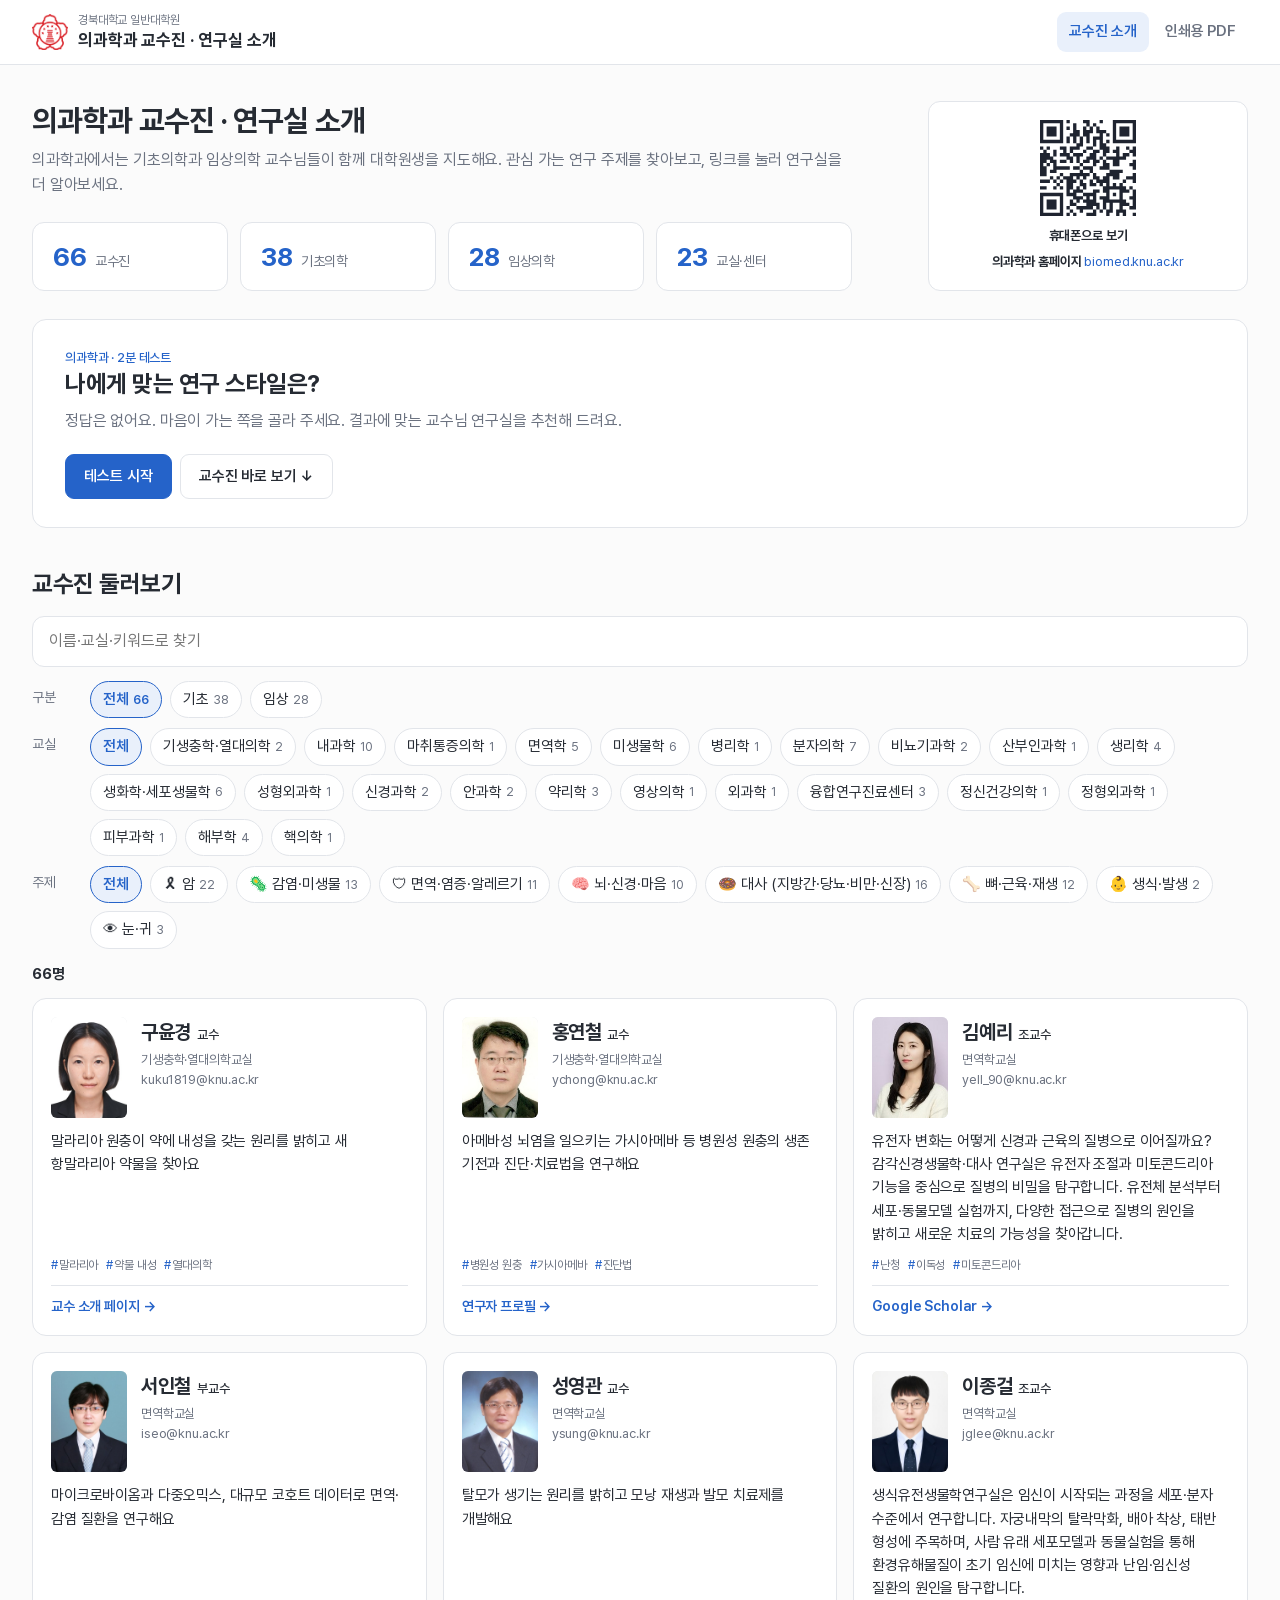
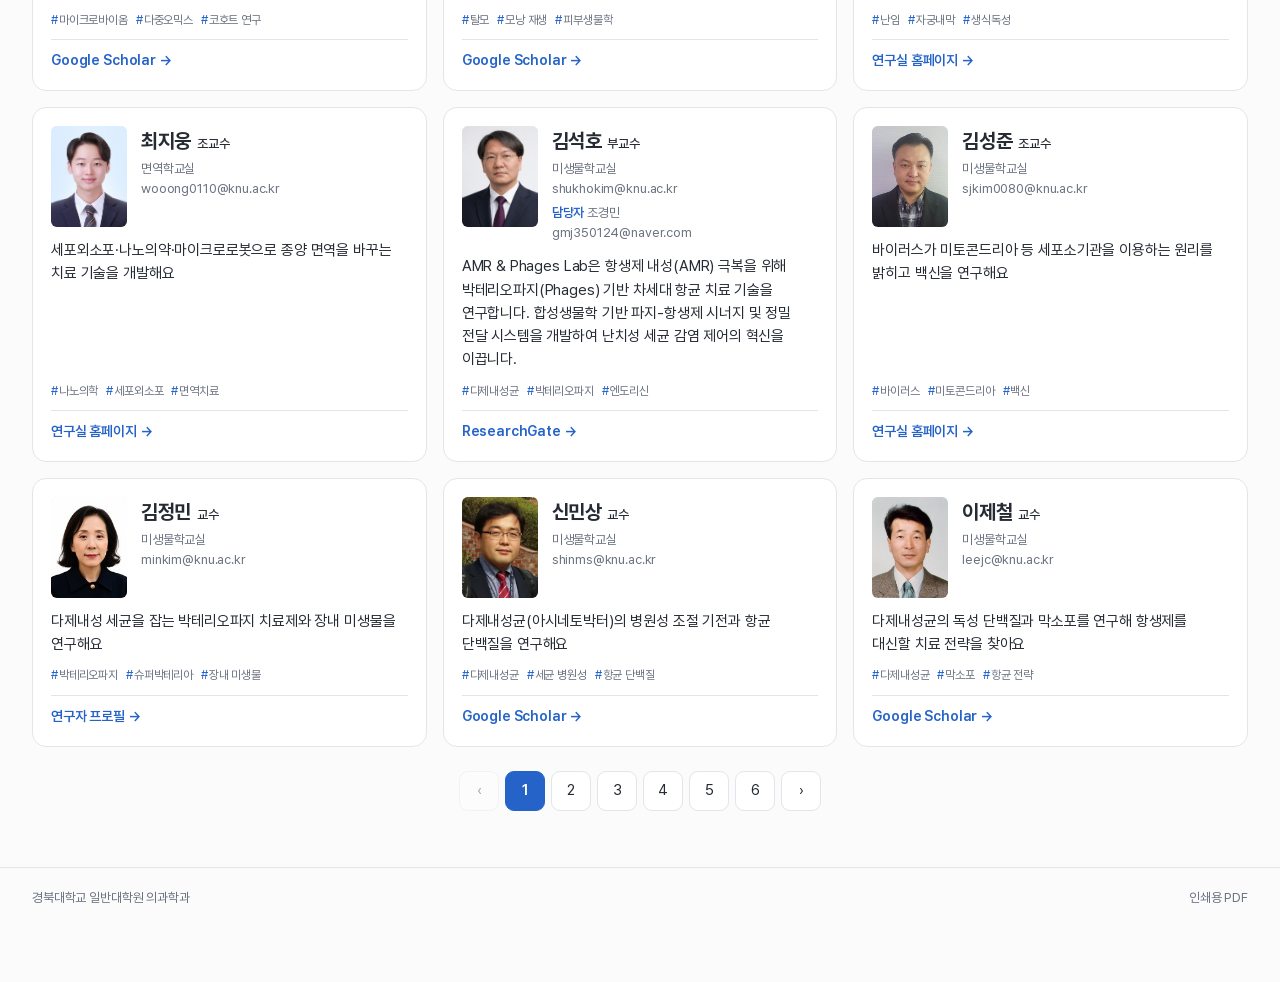
<file: index.html>
<!doctype html>
<html lang="ko"><head><meta charset="utf-8">
<meta name="viewport" content="width=device-width, initial-scale=1">
<meta http-equiv="refresh" content="0; url=namebook/namebook.html">
<title>의과학과 교수진 · 연구실 소개</title></head>
<body><p><a href="namebook/namebook.html">의과학과 교수진 · 연구실 소개 보기</a></p></body></html>
</file>
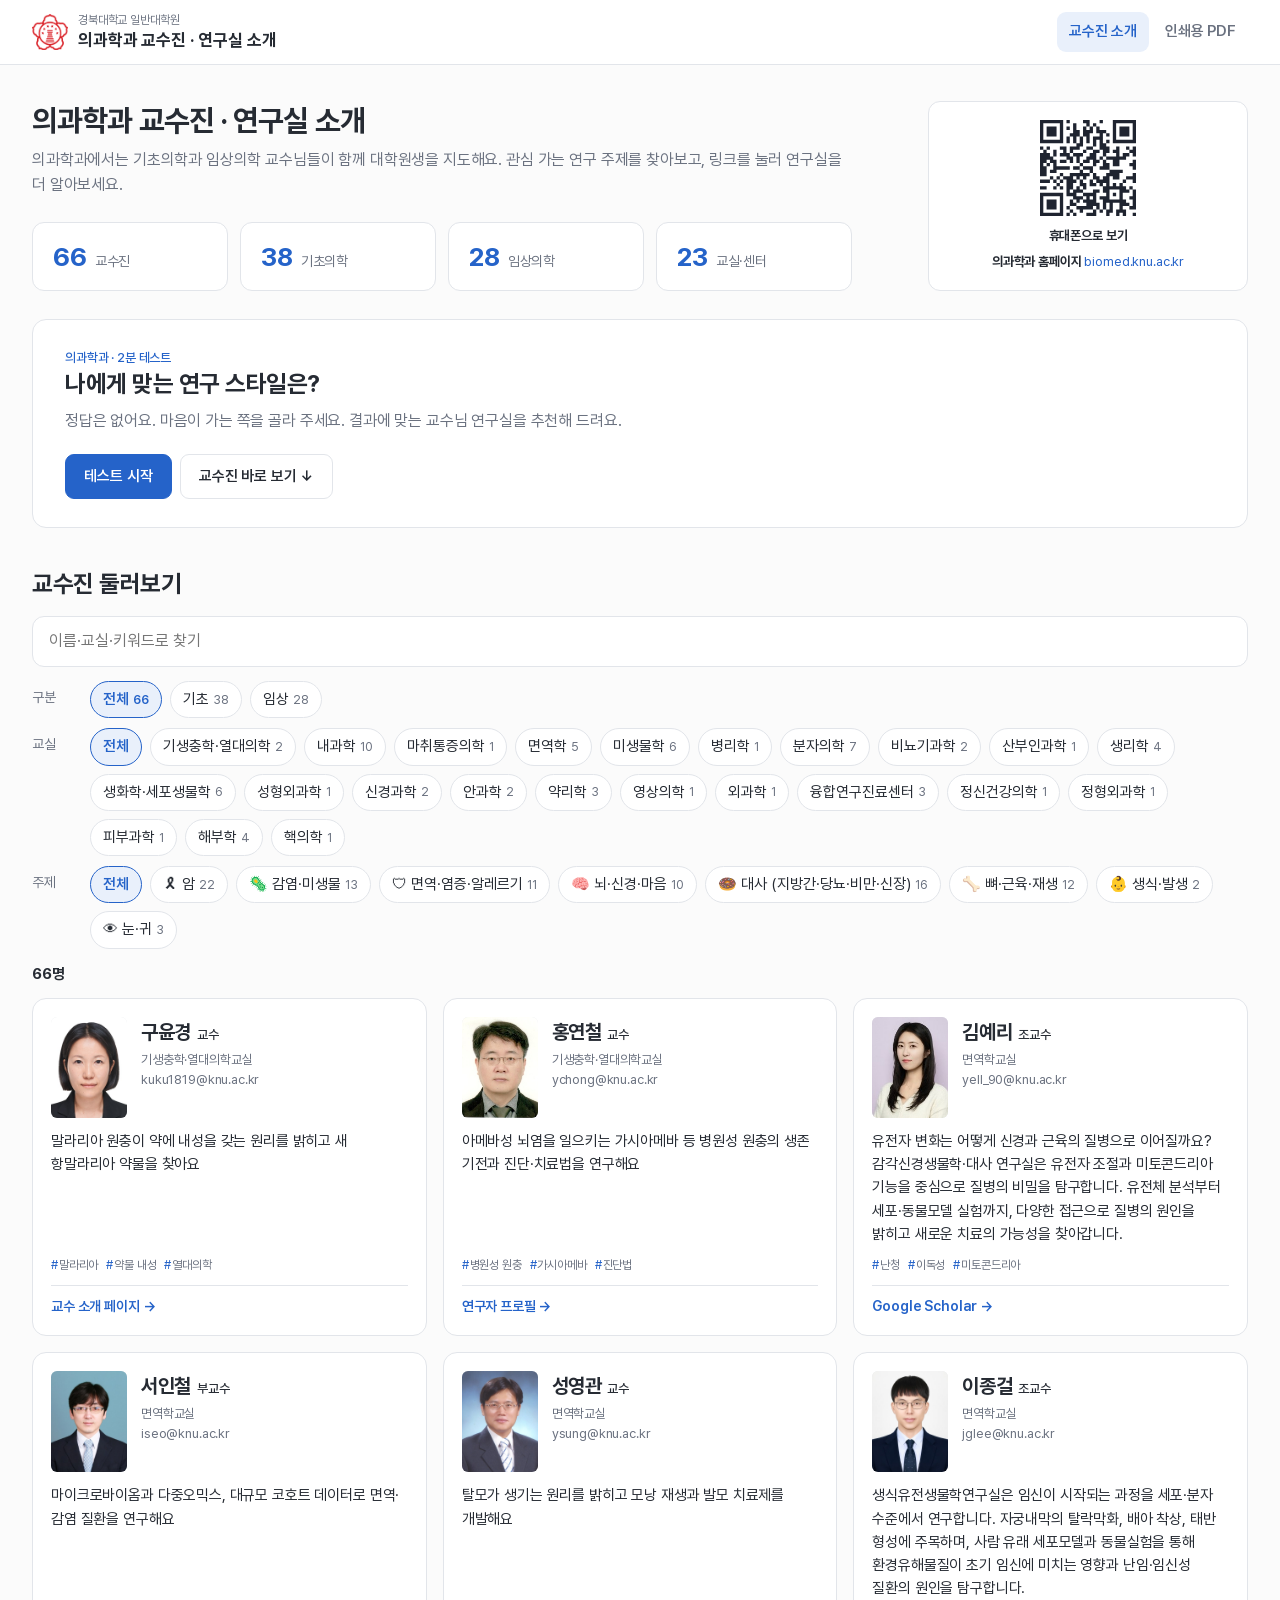
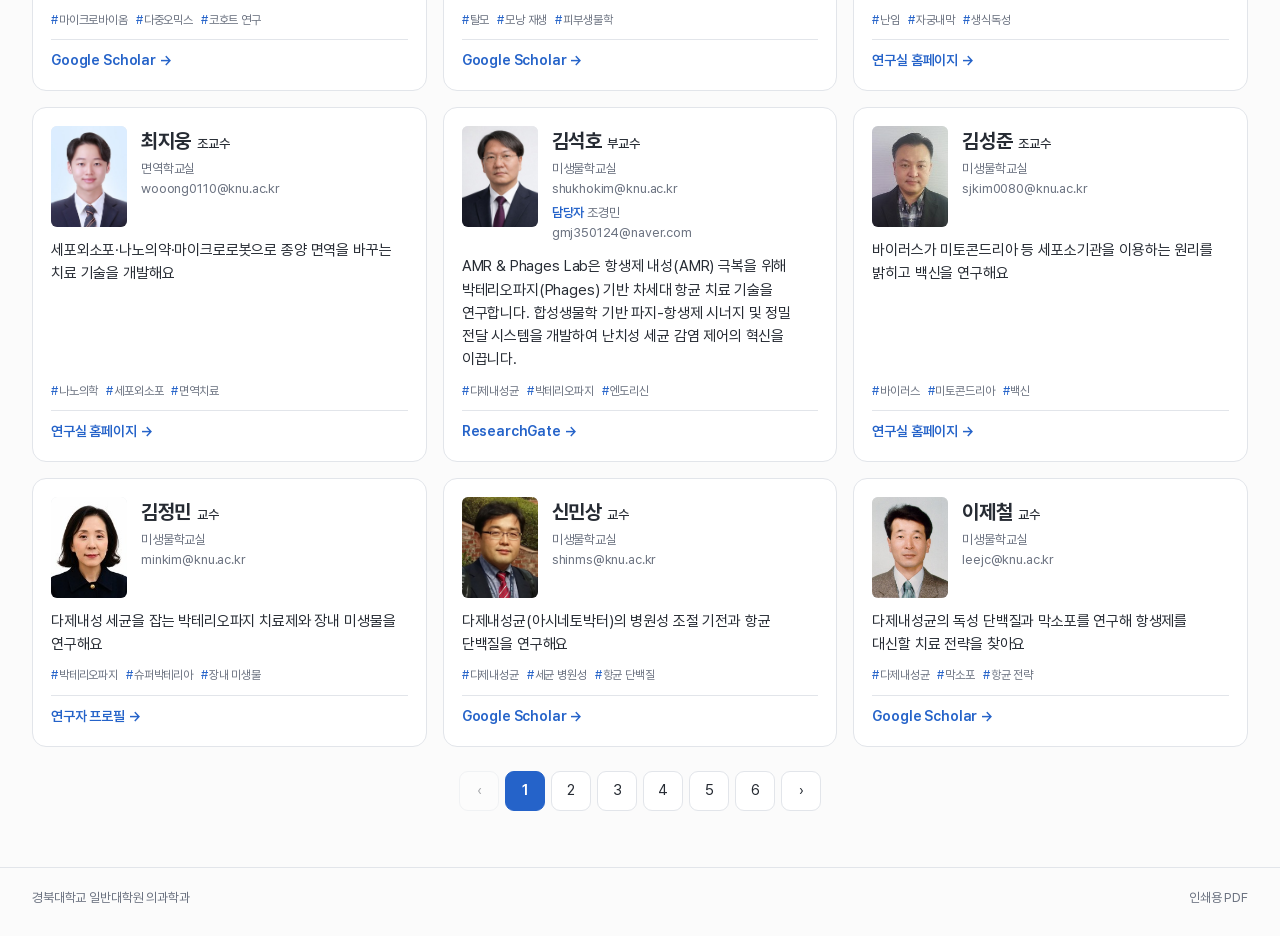
<file: namebook/namebook.html>
<!doctype html>
<html lang="ko"><head><meta charset="utf-8">
<meta name="viewport" content="width=device-width, initial-scale=1">
<title>의과학과 교수진 · 연구실 소개</title>
<meta name="description" content="의과학과에서는 기초의학과 임상의학 교수님들이 함께 대학원생을 지도해요. 관심 가는 연구 주제를 찾아보고, 링크를 눌러 연구실을 더 알아보세요.">
<style>/* 화면용(namebook.html). 틀은 의과대학 연구실 찾기(lab-finder-med)와 같고, 강조색은 HaLab 슬라이드 갤러리 blue */
@font-face { font-family: Pretendard; font-weight: 400; src: url(fonts/Pretendard-Regular.woff2) format("woff2"); }
@font-face { font-family: Pretendard; font-weight: 500; src: url(fonts/Pretendard-Medium.woff2) format("woff2"); }
@font-face { font-family: Pretendard; font-weight: 600; src: url(fonts/Pretendard-SemiBold.woff2) format("woff2"); }
@font-face { font-family: Pretendard; font-weight: 700; src: url(fonts/Pretendard-Bold.woff2) format("woff2"); }

:root { --text: #262B33; --sub: #6B7280; --line: #E2E5EA; --bg: #FBFBFB; --surface: #FFFFFF;
  --accent: #2563C9; --tint: #E9F0FB; --photo: #E9ECF0; }
* { box-sizing: border-box; }
body { margin: 0; background: var(--bg); color: var(--text); font-family: Pretendard, "Apple SD Gothic Neo", "Malgun Gothic", sans-serif;
  font-size: 15px; line-height: 1.55; letter-spacing: -0.01em; word-break: keep-all; }
h1, h2, h3, p, ul, ol, figure { margin: 0; padding: 0; }
ul, ol { list-style: none; }
a { color: inherit; text-decoration: none; }
button { font: inherit; }
:focus-visible { outline: 2px solid var(--accent); outline-offset: 2px; }

.wrap { max-width: 1600px; margin: 0 auto; padding: 0 32px; }
.label { color: var(--accent); font-size: 13px; font-weight: 500; }
h1 { font-size: 30px; font-weight: 700; letter-spacing: -0.03em; line-height: 1.3; }
h2 { font-size: 24px; font-weight: 700; letter-spacing: -0.02em; line-height: 1.35; }
.lead { color: var(--sub); font-size: 16px; }
.panel { padding: 28px 32px; background: var(--surface); border: 1px solid var(--line); border-radius: 14px; }

/* 머리 줄 */
.top { background: var(--surface); border-bottom: 1px solid var(--line); }
.top .wrap { display: flex; align-items: center; justify-content: space-between; gap: 16px; min-height: 64px; }
.brand { display: flex; align-items: center; gap: 10px; line-height: 1.3; }
.brand .mark { width: 36px; height: 36px; object-fit: contain; }
.brand span { display: flex; flex-direction: column; }
.brand small { color: var(--sub); font-size: 12px; }
.brand b { font-size: 17px; font-weight: 700; }
.top nav { display: flex; gap: 4px; }
.top nav a { padding: 8px 12px; border-radius: 9px; color: var(--sub); font-weight: 600; white-space: nowrap; }
.top nav a.on { color: var(--accent); background: var(--tint); }
@media (hover: hover) { .top nav a:hover { color: var(--text); } }

/* 단추·칩 */
.row { display: flex; flex-wrap: wrap; gap: 8px; margin-top: 20px; }
.btn { display: inline-flex; align-items: center; justify-content: center; padding: 10px 18px; border: 1px solid var(--line); border-radius: 9px;
  background: var(--surface); color: var(--text); font-weight: 600; cursor: pointer; }
.btn.primary { background: var(--accent); border-color: var(--accent); color: #fff; }
.btn:disabled, .chip:disabled { opacity: .4; cursor: default; }
.chip { display: inline-flex; align-items: center; gap: 4px; padding: 6px 12px; border: 1px solid var(--line); border-radius: 99px;
  background: var(--surface); color: var(--text); cursor: pointer; }
.chip small { color: var(--sub); }
.chip.on { border-color: var(--accent); background: var(--tint); color: var(--accent); font-weight: 600; }
.chip.on small { color: var(--accent); }
@media (hover: hover) { .btn:not(:disabled):hover, .chip:not(:disabled):hover { border-color: var(--accent); } .btn.primary:hover { filter: brightness(1.08); } }

/* 첫머리: 제목·숫자 + QR. QR 상자는 오른쪽 끝 기둥 */
.hero { display: grid; grid-template-columns: minmax(0, max-content) 320px; justify-content: space-between; gap: 32px;
  align-items: stretch; padding: 36px 0 28px; }
.hero .lead { margin-top: 8px; max-width: 820px; }
.stats { display: grid; grid-template-columns: repeat(4, minmax(0, 1fr)); gap: 12px; margin-top: 24px; }
.stats div { display: flex; align-items: baseline; gap: 8px; padding: 18px 20px; background: var(--surface);
  border: 1px solid var(--line); border-radius: 12px; }   /* 숫자 옆에 이름 */
.stats b { color: var(--accent); font-size: 26px; font-weight: 700; line-height: 1.2; }
.stats span { color: var(--sub); font-size: 14px; }
.qr-box { display: grid; justify-items: center; align-content: center; gap: 6px; padding: 16px; background: var(--surface);
  border: 1px solid var(--line); border-radius: 12px; font-size: 13px; text-align: center; }
.qr-box svg { width: 96px; height: 96px; margin-bottom: 4px; }
.qr-box .how { color: var(--sub); }
.qr-box b { color: var(--text); }
.qr-box a { color: var(--accent); }

/* 관심 분야 테스트 */
.quiz { margin-bottom: 40px; }
.quiz > * { max-width: 860px; }
.quiz .lead { margin-top: 8px; }
.bar { height: 5px; margin-bottom: 14px; background: var(--line); border-radius: 4px; overflow: hidden; }
.bar i { display: block; height: 100%; background: var(--accent); }
.q { margin: 8px 0 18px; font-size: 21px; font-weight: 700; letter-spacing: -0.02em; }
.q small { margin-left: 8px; color: var(--sub); font-size: 14px; font-weight: 400; }
.opts { display: grid; gap: 10px; }
.opt { padding: 16px 18px; border: 1px solid var(--line); border-radius: 12px; background: var(--surface); color: var(--text);
  font-size: 16px; text-align: left; cursor: pointer; }
.opt.on { border-color: var(--accent); background: var(--tint); }
@media (hover: hover) { .opt:hover, .recs a:hover { border-color: var(--accent); } }
.back { margin-top: 16px; padding: 0; border: 0; background: none; color: var(--sub); cursor: pointer; }
.chips { display: flex; flex-wrap: wrap; gap: 8px; }
.quiz .chip { padding: 9px 14px; }
.type { display: flex; align-items: center; gap: 14px; margin: 8px 0 12px; }
.type .emoji { font-size: 42px; line-height: 1; }
.type h2 { color: var(--accent); }
.code { color: var(--sub); }
.rec-title { margin: 24px 0 10px; font-size: 17px; font-weight: 700; }
.rec-title small { margin-left: 8px; color: var(--sub); font-size: 13px; font-weight: 400; }
.recs { display: grid; gap: 8px; }
.recs a { display: flex; align-items: center; gap: 14px; padding: 10px; border: 1px solid var(--line); border-radius: 12px; }
.recs img { flex: none; width: 44px; height: 58px; object-fit: cover; object-position: 50% 20%; border-radius: 6px; background: var(--photo); }
.recs small { color: var(--sub); }
.pager { display: flex; flex-wrap: wrap; align-items: center; justify-content: center; gap: 6px; margin-top: 16px; }
.pager span { min-width: 48px; color: var(--sub); text-align: center; }

/* 교수진 둘러보기: 찾기 · 칩 · 카드 · 쪽 넘기기 */
.book { padding-bottom: 56px; scroll-margin-top: 16px; }
.book h2 { margin-bottom: 16px; }
.search { width: 100%; padding: 12px 16px; border: 1px solid var(--line); border-radius: 12px; background: var(--surface);
  color: var(--text); font: inherit; font-size: 16px; }
.search:focus { outline: 2px solid var(--tint); border-color: var(--accent); }
.filters { display: grid; gap: 10px; margin: 14px 0 6px; }
.filter { display: grid; grid-template-columns: 48px 1fr; gap: 10px; align-items: start; }
.filter > span { padding-top: 6px; color: var(--sub); font-size: 14px; }
.count { margin: 14px 0 12px; color: var(--sub); }
.count b { color: var(--text); }
.cards { display: grid; grid-template-columns: repeat(4, minmax(0, 1fr)); gap: 16px; }
.empty { padding: 40px 0; color: var(--sub); text-align: center; }
.card { display: grid; grid-template-columns: 76px 1fr; grid-template-rows: auto 1fr; gap: 12px 14px; padding: 18px;
  background: var(--surface); border: 1px solid var(--line); border-radius: 14px; scroll-margin-top: 16px; }
.card.flash { border-color: var(--accent); box-shadow: 0 0 0 2px var(--tint); }
.photo { width: 76px; height: 101px; object-fit: cover; object-position: 50% 20%; background: var(--photo); border-radius: 6px; }
.id h3 { display: flex; flex-wrap: wrap; align-items: baseline; gap: 6px; }
.name { color: var(--text); font-size: 20px; font-weight: 700; letter-spacing: -0.02em; }
.rank { font-size: 13px; font-weight: 500; }
.dept, .mail, .contact { color: var(--sub); font-size: 13px; }
.dept { margin-top: 2px; }
.mail { word-break: break-all; }
.contact { margin-top: 4px; }
.contact span { color: var(--accent); font-weight: 600; }
.about { grid-column: 1 / 3; display: flex; flex-direction: column; gap: 10px; }
.line { font-size: 15px; }
.kw { display: flex; flex-wrap: wrap; gap: 4px 8px; margin-top: auto; }
.kw li { color: var(--sub); font-size: 12px; }
.kw li::before { content: "#"; margin-right: 1px; color: var(--accent); }
.go { display: flex; flex-wrap: wrap; gap: 4px 16px; padding-top: 10px; border-top: 1px solid var(--line); color: var(--accent);
  font-size: 14px; font-weight: 600; }
.pages { display: flex; flex-wrap: wrap; justify-content: center; gap: 6px; margin-top: 24px; }
.pages button { min-width: 40px; height: 40px; padding: 0 10px; border: 1px solid var(--line); border-radius: 9px;
  background: var(--surface); color: var(--text); cursor: pointer; }
.pages button.on { border-color: var(--accent); background: var(--accent); color: #fff; font-weight: 600; }
.pages button:disabled { opacity: .4; cursor: default; }

/* 맨 아래 */
.foot { border-top: 1px solid var(--line); }
.foot .wrap { display: flex; justify-content: space-between; gap: 16px; padding-top: 20px; padding-bottom: 28px;
  color: var(--sub); font-size: 13px; }
.foot a { color: var(--sub); }
.foot a:hover { color: var(--text); }

@media (max-width: 1500px) { .cards { grid-template-columns: repeat(3, minmax(0, 1fr)); } }
@media (max-width: 1100px) {
  .cards { grid-template-columns: repeat(2, minmax(0, 1fr)); }
  .hero { grid-template-columns: minmax(0, max-content); }
  .qr-box { padding: 12px 14px; }
  .qr-box svg, .qr-box .phone { display: none; }   /* 좁은 화면은 홈페이지 링크만 (QR은 넓은 화면에서 휴대폰으로 옮겨 볼 때 써요) */
}
@media (max-width: 700px) {
  .wrap { padding: 0 16px; }
  .top .wrap { min-height: 56px; }
  .brand span { display: none; }   /* 좁은 화면은 심볼만 (제목은 바로 아래 h1에 있어요) */
  .top nav a { padding: 6px 10px; }
  h1 { font-size: 24px; }
  h2 { font-size: 21px; }
  .hero { padding: 24px 0 20px; gap: 16px; }
  .stats { gap: 8px; }
  .stats div { display: block; padding: 12px 16px; }   /* 휴대폰은 칸이 좁아서 이름을 숫자 아래에 */
  .stats b { display: block; }
  .stats span { font-size: 13px; }
  .panel { padding: 22px 16px; border-radius: 12px; }
  .q { font-size: 19px; }
  .filter { grid-template-columns: 1fr; gap: 6px; }
  .filter > span { padding-top: 0; }
  .cards { grid-template-columns: 1fr; gap: 12px; }
}
</style></head>
<body>
<header class="top">
  <div class="wrap">
    <a class="brand" href="namebook.html"><img class="mark" src="img/symbol.png" alt="경북대학교"><span><small>경북대학교 일반대학원</small><b>의과학과 교수진 · 연구실 소개</b></span></a>
    <nav><a class="on" href="namebook.html">교수진 소개</a><a href="namebook.pdf">인쇄용 PDF</a></nav>
  </div>
</header>

<main class="wrap">
  <section class="hero">
    <div>
      <h1>의과학과 교수진 · 연구실 소개</h1>
      <p class="lead">의과학과에서는 기초의학과 임상의학 교수님들이 함께 대학원생을 지도해요. 관심 가는 연구 주제를 찾아보고, 링크를 눌러 연구실을 더 알아보세요.</p>
      <div class="stats"><div><b>66</b><span>교수진</span></div><div><b>38</b><span>기초의학</span></div><div><b>28</b><span>임상의학</span></div><div><b>23</b><span>교실·센터</span></div></div>
    </div>
    <aside class="qr-box">
      <svg viewBox="0 0 29 29" class="segno"><path class="qrline" stroke="#1f2430" d="M0 0.5h7m1 0h1m4 0h2m3 0h1m3 0h7m-29 1h1m5 0h1m3 0h1m3 0h1m1 0h1m5 0h1m5 0h1m-29 1h1m1 0h3m1 0h1m1 0h1m1 0h1m2 0h1m1 0h1m1 0h1m4 0h1m1 0h3m1 0h1m-29 1h1m1 0h3m1 0h1m3 0h2m1 0h3m1 0h3m2 0h1m1 0h3m1 0h1m-29 1h1m1 0h3m1 0h1m2 0h3m1 0h2m3 0h1m1 0h1m1 0h1m1 0h3m1 0h1m-29 1h1m5 0h1m1 0h1m1 0h1m1 0h1m1 0h1m1 0h3m3 0h1m5 0h1m-29 1h7m1 0h1m1 0h1m1 0h1m1 0h1m1 0h1m1 0h1m1 0h1m1 0h7m-18 1h2m3 0h1m1 0h2m-20 1h1m1 0h1m3 0h2m1 0h3m2 0h2m2 0h3m2 0h1m2 0h1m1 0h1m-28 1h1m2 0h1m2 0h1m1 0h1m3 0h1m2 0h2m1 0h2m1 0h2m3 0h2m-29 1h3m1 0h1m1 0h3m1 0h3m2 0h2m2 0h1m3 0h1m1 0h2m1 0h1m-29 1h4m4 0h2m1 0h1m2 0h3m1 0h1m1 0h6m-26 1h2m1 0h2m1 0h2m1 0h1m1 0h1m1 0h2m1 0h2m1 0h1m2 0h2m4 0h1m-29 1h1m1 0h1m1 0h1m7 0h1m3 0h1m2 0h2m1 0h2m3 0h2m-29 1h2m2 0h5m1 0h2m1 0h3m2 0h3m7 0h1m-29 1h2m1 0h2m7 0h1m2 0h1m5 0h4m-25 1h2m4 0h1m2 0h6m1 0h1m3 0h4m4 0h1m-26 1h1m1 0h1m1 0h3m1 0h1m1 0h1m2 0h2m1 0h2m1 0h2m2 0h3m-29 1h3m1 0h1m1 0h1m1 0h3m1 0h1m2 0h1m1 0h4m4 0h1m2 0h1m-24 1h1m2 0h2m2 0h2m1 0h2m1 0h1m1 0h1m1 0h1m1 0h1m-25 1h2m2 0h1m1 0h1m1 0h2m1 0h1m1 0h1m5 0h7m1 0h1m-20 1h1m1 0h3m3 0h2m1 0h2m3 0h3m1 0h1m-29 1h7m1 0h3m2 0h4m3 0h1m1 0h1m1 0h1m3 0h1m-29 1h1m5 0h1m3 0h3m1 0h1m1 0h1m1 0h3m3 0h1m2 0h2m-29 1h1m1 0h3m1 0h1m2 0h1m1 0h1m1 0h4m2 0h7m2 0h1m-29 1h1m1 0h3m1 0h1m2 0h2m3 0h4m1 0h1m1 0h1m2 0h3m1 0h1m-29 1h1m1 0h3m1 0h1m1 0h1m2 0h5m1 0h1m1 0h1m1 0h1m2 0h1m2 0h2m-29 1h1m5 0h1m2 0h1m2 0h1m3 0h1m1 0h1m1 0h2m1 0h3m-26 1h7m1 0h1m1 0h1m3 0h3m3 0h1m2 0h1m1 0h1m2 0h1"/></svg>
      <p class="phone"><b>휴대폰으로 보기</b></p>
      <p class="how"><b>의과학과 홈페이지</b> <a href="https://biomed.knu.ac.kr/">biomed.knu.ac.kr</a></p>
    </aside>
  </section>

  <section class="quiz panel" id="quiz"></section>

  <section class="book" id="book">
    <h2>교수진 둘러보기</h2>
    <input class="search" id="q" type="search" placeholder="이름·교실·키워드로 찾기" aria-label="교수님 찾기">
    <div class="filters"><div class="filter"><span>구분</span><div class="chips" id="fKind"></div></div><div class="filter"><span>교실</span><div class="chips" id="fDept"></div></div><div class="filter"><span>주제</span><div class="chips" id="fTopic"></div></div></div>
    <p class="count" id="count"></p>
    <div class="cards" id="cards"></div>
    <nav class="pages" id="pages" aria-label="쪽"></nav>
  </section>
</main>

<footer class="foot">
  <div class="wrap"><span>경북대학교 일반대학원 의과학과</span><a href="namebook.pdf">인쇄용 PDF</a></div>
</footer>

<script id="data" type="application/json">{"axes": [[["W", "🧪", "실험"], ["D", "💻", "데이터"]], [["Q", "🔍", "원리"], ["S", "🛠", "해결"]], [["C", "🔬", "세포·분자"], ["P", "🧍", "사람·환자"]]], "questions": [{"q": "주말에 새로운 걸 배운다면?", "a": [["W", "직접 만들고 만져 보는 원데이 클래스"], ["D", "노트북으로 파고드는 코딩·데이터 강의"]]}, {"q": "수업 과제로 더 해 보고 싶은 건?", "a": [["W", "세포를 키워서 현미경으로 관찰하기"], ["D", "공개 데이터를 내려받아 그래프로 그려 보기"]]}, {"q": "연구실에서 더 끌리는 자리는?", "a": [["W", "실험대 앞, 피펫과 배양기"], ["D", "모니터 앞, 코드와 데이터"]]}, {"q": "‘새 치료제 개발’ 기사를 보면 먼저 드는 생각은?", "a": [["Q", "이 약이 몸속에서 어떻게 작용할까?"], ["S", "환자가 언제부터 쓸 수 있을까?"]]}, {"q": "고장 난 물건이 있다면?", "a": [["Q", "왜 고장 났는지 뜯어보고 원리를 알아내요"], ["S", "일단 고쳐서 다시 쓸 수 있게 만들어요"]]}, {"q": "가장 뿌듯할 것 같은 순간은?", "a": [["Q", "아무도 몰랐던 원인을 처음 밝혔을 때"], ["S", "내가 만든 방법이 실제로 쓰일 때"]]}, {"q": "더 끌리는 사진은?", "a": [["C", "형광으로 빛나는 세포 현미경 사진"], ["P", "환자와 의료진이 함께하는 병원 풍경"]]}, {"q": "더 들어 보고 싶은 강연 제목은?", "a": [["C", "「세포 하나 안에서 벌어지는 일」"], ["P", "「환자 한 명의 사례에서 시작된 연구」"]]}, {"q": "연구 대상으로 더 궁금한 쪽은?", "a": [["C", "분자·세포·실험동물처럼 작은 단위"], ["P", "환자·사람 집단처럼 큰 단위"]]}], "topics": [["cancer", "🎗", "암"], ["infection", "🦠", "감염·미생물"], ["immune", "🛡", "면역·염증·알레르기"], ["brain", "🧠", "뇌·신경·마음"], ["metabolic", "🍩", "대사 (지방간·당뇨·비만·신장)"], ["musculo", "🦴", "뼈·근육·재생"], ["repro", "👶", "생식·발생"], ["sense", "👁", "눈·귀"]], "types": {"WQC": ["🔬", "세포 탐정", "실험대 앞에서 세포와 분자를 직접 다루며 ‘왜 그럴까’를 끝까지 파고드는 타입이에요. 질병이 생기는 원리를 처음 밝히는 기초 연구실이 잘 맞아요."], "WQP": ["🩺", "질병 추적자", "환자 검체와 동물모델을 오가며 병이 생기는 까닭을 쫓는 타입이에요. 진료 현장의 질문을 실험으로 풀어 가는 연구실이 잘 맞아요."], "WSC": ["🧪", "치료제 설계자", "약, 소재, 나노입자를 직접 만들고 시험해 보는 타입이에요. 신약·전달체·재생 소재를 개발하는 연구실이 잘 맞아요."], "WSP": ["🏥", "임상 혁신가", "환자에게 바로 쓰일 진단과 치료 기술에 끌리는 타입이에요. 새 시술·소재·진단법을 임상으로 옮기는 연구실이 잘 맞아요."], "DQC": ["🧬", "데이터 탐험가", "단일세포·유전체 같은 큰 데이터에서 세포의 숨은 규칙을 찾는 타입이에요. 오믹스와 생물정보학을 쓰는 연구실이 잘 맞아요."], "DQP": ["🗺", "인체 지도 제작자", "코호트, 뇌영상, 의료 빅데이터로 사람의 질병 지도를 그리는 타입이에요. 환자 데이터를 분석하는 연구실이 잘 맞아요."], "DSC": ["🤖", "AI 모델러", "계산과 AI로 신약과 실험을 설계하는 타입이에요. 멀티오믹스·약물 데이터를 모델로 만드는 연구실이 잘 맞아요."], "DSP": ["📱", "디지털 헬스 개발자", "AI와 공학으로 진단하고 예측하는 도구를 만드는 타입이에요. 의료영상 AI·의료기기를 개발하는 연구실이 잘 맞아요."]}, "profs": [{"name": "구윤경", "rank": "교수", "dept": "기생충학·열대의학교실", "kind": "기초", "line": "말라리아 원충이 약에 내성을 갖는 원리를 밝히고 새 항말라리아 약물을 찾아요", "keywords": ["말라리아", "약물 내성", "열대의학"], "links": [["https://med.knu.ac.kr/pages/sub.htm?nav_code=knu1670413496&mode=view&mv_data=aWR4PTI4Mw==", "교수 소개 페이지"]], "contact": null, "style": "WQC", "topics": ["infection"], "photo": "photos/kuku1819.jpg", "email": "kuku1819@knu.ac.kr", "id": "kuku1819"}, {"name": "홍연철", "rank": "교수", "dept": "기생충학·열대의학교실", "kind": "기초", "line": "아메바성 뇌염을 일으키는 가시아메바 등 병원성 원충의 생존 기전과 진단·치료법을 연구해요", "keywords": ["병원성 원충", "가시아메바", "진단법"], "links": [["https://research.knu.ac.kr/en/persons/yeonchul-hong/", "연구자 프로필"]], "contact": null, "style": "WQC", "topics": ["infection"], "photo": "photos/ychong.jpg", "email": "ychong@knu.ac.kr", "id": "ychong"}, {"name": "김예리", "rank": "조교수", "dept": "면역학교실", "kind": "기초", "line": "유전자 변화는 어떻게 신경과 근육의 질병으로 이어질까요? 감각신경생물학·대사 연구실은 유전자 조절과 미토콘드리아 기능을 중심으로 질병의 비밀을 탐구합니다. 유전체 분석부터 세포·동물모델 실험까지, 다양한 접근으로 질병의 원인을 밝히고 새로운 치료의 가능성을 찾아갑니다.", "keywords": ["난청", "이독성", "미토콘드리아"], "links": [["https://scholar.google.com/citations?user=TFwfm9IAAAAJ", "Google Scholar"]], "contact": ["김예리", "yell_90@knu.ac.kr"], "style": "WQC", "topics": ["sense"], "photo": "photos/yell_90.jpg", "email": "yell_90@knu.ac.kr", "id": "yell_90"}, {"name": "서인철", "rank": "부교수", "dept": "면역학교실", "kind": "기초", "line": "마이크로바이옴과 다중오믹스, 대규모 코호트 데이터로 면역·감염 질환을 연구해요", "keywords": ["마이크로바이옴", "다중오믹스", "코호트 연구"], "links": [["https://scholar.google.com/citations?user=zDr9aw0AAAAJ", "Google Scholar"]], "contact": null, "style": "DQP", "topics": ["immune", "infection"], "photo": "photos/iseo.jpg", "email": "iseo@knu.ac.kr", "id": "iseo"}, {"name": "성영관", "rank": "교수", "dept": "면역학교실", "kind": "기초", "line": "탈모가 생기는 원리를 밝히고 모낭 재생과 발모 치료제를 개발해요", "keywords": ["탈모", "모낭 재생", "피부생물학"], "links": [["https://scholar.google.com/citations?user=fU6gc4EAAAAJ", "Google Scholar"]], "contact": null, "style": "WSC", "topics": ["musculo"], "photo": "photos/ysung.jpg", "email": "ysung@knu.ac.kr", "id": "ysung"}, {"name": "이종걸", "rank": "조교수", "dept": "면역학교실", "kind": "기초", "line": "생식유전생물학연구실은 임신이 시작되는 과정을 세포·분자 수준에서 연구합니다. 자궁내막의 탈락막화, 배아 착상, 태반 형성에 주목하며, 사람 유래 세포모델과 동물실험을 통해 환경유해물질이 초기 임신에 미치는 영향과 난임·임신성 질환의 원인을 탐구합니다.", "keywords": ["난임", "자궁내막", "생식독성"], "links": [["https://im.knu.ac.kr/lee", "연구실 홈페이지"]], "contact": ["이종걸", "jglee@knu.ac.kr"], "style": "WQC", "topics": ["repro"], "photo": "photos/jglee.jpg", "email": "jglee@knu.ac.kr", "id": "jglee"}, {"name": "최지웅", "rank": "조교수", "dept": "면역학교실", "kind": "기초", "line": "세포외소포·나노의약·마이크로로봇으로 종양 면역을 바꾸는 치료 기술을 개발해요", "keywords": ["나노의학", "세포외소포", "면역치료"], "links": [["https://choi-dds.knu.ac.kr/", "연구실 홈페이지"]], "contact": null, "style": "WSC", "topics": ["cancer", "immune"], "photo": "photos/wooong0110.jpg", "email": "wooong0110@knu.ac.kr", "id": "wooong0110"}, {"name": "김석호", "rank": "부교수", "dept": "미생물학교실", "kind": "기초", "line": "AMR & Phages Lab은 항생제 내성(AMR) 극복을 위해 박테리오파지(Phages) 기반 차세대 항균 치료 기술을 연구합니다. 합성생물학 기반 파지-항생제 시너지 및 정밀 전달 시스템을 개발하여 난치성 세균 감염 제어의 혁신을 이끕니다.", "keywords": ["다제내성균", "박테리오파지", "엔도리신"], "links": [["https://www.researchgate.net/lab/Shukho-Kim-Lab-MDR-Phages-Shukho-Kim", "ResearchGate"]], "contact": ["조경민", "gmj350124@naver.com"], "style": "WSC", "topics": ["infection"], "photo": "photos/shukhokim.jpg", "email": "shukhokim@knu.ac.kr", "id": "shukhokim"}, {"name": "김성준", "rank": "조교수", "dept": "미생물학교실", "kind": "기초", "line": "바이러스가 미토콘드리아 등 세포소기관을 이용하는 원리를 밝히고 백신을 연구해요", "keywords": ["바이러스", "미토콘드리아", "백신"], "links": [["http://kimlab.knu.ac.kr/", "연구실 홈페이지"]], "contact": null, "style": "WQC", "topics": ["infection"], "photo": "photos/sjkim0080.jpg", "email": "sjkim0080@knu.ac.kr", "id": "sjkim0080"}, {"name": "김정민", "rank": "교수", "dept": "미생물학교실", "kind": "기초", "line": "다제내성 세균을 잡는 박테리오파지 치료제와 장내 미생물을 연구해요", "keywords": ["박테리오파지", "슈퍼박테리아", "장내 미생물"], "links": [["https://research.knu.ac.kr/en/persons/jungmin-kim/", "연구자 프로필"]], "contact": null, "style": "WSC", "topics": ["infection"], "photo": "photos/minkim.jpg", "email": "minkim@knu.ac.kr", "id": "minkim"}, {"name": "신민상", "rank": "교수", "dept": "미생물학교실", "kind": "기초", "line": "다제내성균(아시네토박터)의 병원성 조절 기전과 항균 단백질을 연구해요", "keywords": ["다제내성균", "세균 병원성", "항균 단백질"], "links": [["https://scholar.google.com/citations?user=o4Ucq2sAAAAJ", "Google Scholar"]], "contact": null, "style": "WQC", "topics": ["infection"], "photo": "photos/shinms.jpg", "email": "shinms@knu.ac.kr", "id": "shinms"}, {"name": "이제철", "rank": "교수", "dept": "미생물학교실", "kind": "기초", "line": "다제내성균의 독성 단백질과 막소포를 연구해 항생제를 대신할 치료 전략을 찾아요", "keywords": ["다제내성균", "막소포", "항균 전략"], "links": [["https://scholar.google.com/citations?user=5TlwgOYAAAAJ", "Google Scholar"]], "contact": null, "style": "WQC", "topics": ["infection"], "photo": "photos/leejc.jpg", "email": "leejc@knu.ac.kr", "id": "leejc"}, {"name": "이충용", "rank": "부교수", "dept": "미생물학교실", "kind": "기초", "line": "인플루엔자 등 인수공통 바이러스의 진화와 종간 전파를 머신러닝과 백신 연구로 추적해요", "keywords": ["인플루엔자", "바이러스 진화", "백신"], "links": [["http://virus.knu.ac.kr/", "연구실 홈페이지"]], "contact": null, "style": "DQC", "topics": ["infection"], "photo": "photos/cylee87.jpg", "email": "cylee87@knu.ac.kr", "id": "cylee87"}, {"name": "박지영", "rank": "교수", "dept": "병리학교실", "kind": "기초", "line": "차세대 염기서열 분석(NGS)으로 갑상선암·부인암을 진단하는 분자병리를 연구해요", "keywords": ["분자병리", "암 유전체", "NGS"], "links": [["https://med.knu.ac.kr/pages/sub.htm?nav_code=knu1670413496&mode=view&mv_data=aWR4PTMwNw==", "교수 소개 페이지"]], "contact": null, "style": "WSP", "topics": ["cancer"], "photo": "photos/jyparkmd.jpg", "email": "jyparkmd@knu.ac.kr", "id": "jyparkmd"}, {"name": "김정은", "rank": "교수", "dept": "분자의학교실", "kind": "기초", "line": "Skeletal Connectome Lab은 골격을 중심으로 근육·힘줄·신경·호르몬의 연결과 상호작용을 연구합니다. 뼈세포의 기능, 호르몬에 의한 근육·힘줄 조절, 근골격계·대사 질환, 암의 뼈 전이 및 비만 관련 유전자 기능을 탐구합니다.", "keywords": ["근골격계", "뼈 대사", "뼈 전이"], "links": [["https://kimslab-2fwddodh.manus.space/", "연구실 홈페이지"]], "contact": ["김정은", "kjeun@knu.ac.kr"], "style": "WQC", "topics": ["musculo", "metabolic"], "photo": "photos/kjeun.jpg", "email": "kjeun@knu.ac.kr", "id": "kjeun"}, {"name": "남성욱", "rank": "교수", "dept": "분자의학교실", "kind": "기초", "line": "장 오가노이드 배양 칩과 이미지 분석 기술로 동물실험을 대신할 모델을 만들어요", "keywords": ["오가노이드", "바이오칩", "이미지 분석"], "links": [["https://med.knu.ac.kr/pages/sub.htm?nav_code=knu1670413496&mode=view&mv_data=aWR4PTI2NA==", "교수 소개 페이지"]], "contact": null, "style": "WSC", "topics": ["immune"], "photo": "photos/nams.jpg", "email": "nams@knu.ac.kr", "id": "nams"}, {"name": "백문창", "rank": "교수", "dept": "분자의학교실", "kind": "기초", "line": "엑소좀(세포외소포)으로 암을 진단·치료하는 면역항암 기술을 개발해요", "keywords": ["엑소좀", "면역항암", "나노소포"], "links": [["http://exosome.knu.ac.kr", "연구실 홈페이지"]], "contact": null, "style": "WSC", "topics": ["cancer", "immune"], "photo": "photos/mcbaek.jpg", "email": "mcbaek@knu.ac.kr", "id": "mcbaek"}, {"name": "유정수", "rank": "교수", "dept": "분자의학교실", "kind": "기초", "line": "암을 찾아 영상화하고 치료하는 방사성의약품과 분자영상 프로브를 개발해요", "keywords": ["방사성의약품", "분자영상", "나노의학"], "links": [["https://med.knu.ac.kr/pages/sub.htm?nav_code=knu1670413496&mode=view&mv_data=aWR4PTI2Nw==", "교수 소개 페이지"]], "contact": null, "style": "WSC", "topics": ["cancer"], "photo": "photos/yooj.jpg", "email": "yooj@knu.ac.kr", "id": "yooj"}, {"name": "윤영란", "rank": "교수", "dept": "분자의학교실", "kind": "기초", "line": "약이 몸속에서 움직이는 방식(약동학)과 대사체를 분석하고 AI로 신약 개발을 도와요", "keywords": ["임상약리", "대사체학", "약동학"], "links": [["https://med.knu.ac.kr/pages/sub.htm?nav_code=knu1670413496&mode=view&mv_data=aWR4PTI2Ng==", "교수 소개 페이지"]], "contact": null, "style": "DSC", "topics": ["metabolic"], "photo": "photos/yry.jpg", "email": "yry@knu.ac.kr", "id": "yry"}, {"name": "장용민", "rank": "교수", "dept": "분자의학교실", "kind": "기초", "line": "MRI·자기공명분광으로 뇌와 질병을 들여다보는 분자영상 기술을 개발해요", "keywords": ["MRI", "분자영상", "뇌영상"], "links": [["https://med.knu.ac.kr/pages/sub.htm?nav_code=knu1670413496&mode=view&mv_data=aWR4PTI2NQ==", "교수 소개 페이지"]], "contact": null, "style": "DSP", "topics": ["brain"], "photo": "photos/ychang.jpg", "email": "ychang@knu.ac.kr", "id": "ychang"}, {"name": "하은지", "rank": "조교수", "dept": "분자의학교실", "kind": "기초", "line": "유전체의학 연구실은 단일세포·공간전사체·미생물군집 등 오믹스 빅데이터로 질병을 이해하는 연구실입니다. 연구실 RPG HaLab Quest에서 분야 탐색부터 연구까지의 여정을 미리 체험해 보세요.", "keywords": ["멀티오믹스", "질병유전체", "BI"], "links": [["https://halab.knu.ac.kr", "연구실 홈페이지"], ["https://halab-quest.knu.ac.kr", "HaLab Quest"]], "contact": ["김은경", "kek8735@knu.ac.kr"], "style": ["DQC", "DQP"], "topics": ["cancer", "infection", "immune", "brain", "metabolic", "musculo"], "photo": "photos/eha.jpg", "email": "eha@knu.ac.kr", "id": "eha"}, {"name": "김하정", "rank": "부교수", "dept": "생리학교실", "kind": "기초", "line": "죽은 세포를 치우는 탐식 작용과 염증 조절, 종양미세환경을 연구해요", "keywords": ["세포생리", "염증 조절", "종양미세환경"], "links": [["https://research.knu.ac.kr/en/persons/hajeong-kim/", "연구자 프로필"]], "contact": null, "style": "WQC", "topics": ["immune", "cancer"], "photo": "photos/kimhajeong.jpg", "email": "kimhajeong@knu.ac.kr", "id": "kimhajeong"}, {"name": "배재성", "rank": "교수", "dept": "생리학교실", "kind": "기초", "line": "환자 샘플 분석부터 정밀한 동물 모델 검증을 통한 신약개발까지! 배재성 교수 연구실은 스핑고지질대사 조절을 축으로 알츠하이머병을 비롯한 뇌 및 전신 대사질환의 병인 기전을 규명합니다. 깊이 있는 기초 실험과 중개연구를 통해 실질적 치료제 개발을 합니다.", "keywords": ["알츠하이머병", "지질 신호", "신경줄기세포"], "links": [["https://med.knu.ac.kr/pages/sub.htm?nav_code=knu1670413496&mode=view&mv_data=aWR4PTMxNw==", "교수 소개 페이지"]], "contact": ["한완희", "wanuni2004@naver.com"], "style": "WQC", "topics": ["brain", "metabolic"], "photo": "photos/jsbae.jpg", "email": "jsbae@knu.ac.kr", "id": "jsbae"}, {"name": "한형수", "rank": "교수", "dept": "생리학교실", "kind": "기초", "line": "멀티오믹스와 인공지능으로 암·치매를 연구하고 디지털 헬스케어를 개발해요", "keywords": ["멀티오믹스", "인공지능", "디지털 헬스케어"], "links": [["https://scholar.google.com/citations?user=8Sr9DVcAAAAJ", "Google Scholar"]], "contact": null, "style": "DSC", "topics": ["cancer", "brain"], "photo": "photos/hshan.jpg", "email": "hshan@knu.ac.kr", "id": "hshan"}, {"name": "홍장원", "rank": "교수", "dept": "생리학교실", "kind": "기초", "line": "호중구 등 선천면역세포가 지방간·당뇨 합병증에 관여하는 원리를 연구해요", "keywords": ["호중구", "선천면역", "지방간"], "links": [["https://scholar.google.com/citations?user=5HZWdXcAAAAJ", "Google Scholar"]], "contact": null, "style": "WQC", "topics": ["immune", "metabolic"], "photo": "photos/cwhong.jpg", "email": "cwhong@knu.ac.kr", "id": "cwhong"}, {"name": "권태환", "rank": "교수", "dept": "생화학·세포생물학교실", "kind": "기초", "line": "콩팥이 몸의 수분을 조절하는 원리(수분통로 AQP2)를 유전자 전사 수준에서 연구해요", "keywords": ["신장 생리", "수분통로단백", "전사 조절"], "links": [["https://scholar.google.com/citations?user=e2JgDbkAAAAJ", "Google Scholar"]], "contact": null, "style": "WQC", "topics": ["metabolic"], "photo": "photos/thkwon.jpg", "email": "thkwon@knu.ac.kr", "id": "thkwon"}, {"name": "김균후", "rank": "조교수", "dept": "생화학·세포생물학교실", "kind": "기초", "line": "췌장 베타세포가 대사 스트레스에 반응하는 원리와 당뇨병 유전 변이를 연구해요", "keywords": ["베타세포", "당뇨병", "유전 변이"], "links": [["https://med.knu.ac.kr/pages/sub.htm?nav_code=knu1670413496&mode=view&mv_data=aWR4PTI0NzM=", "교수 소개 페이지"]], "contact": null, "style": "WQC", "topics": ["metabolic"], "photo": "photos/khookim.jpg", "email": "khookim@knu.ac.kr", "id": "khookim"}, {"name": "이병헌", "rank": "교수", "dept": "생화학·세포생물학교실", "kind": "기초", "line": "파지 디스플레이로 암을 찾아가는 펩타이드를 발굴해 표적 항암제를 개발해요", "keywords": ["펩타이드", "표적항암제", "종양미세환경"], "links": [["https://scholar.google.com/citations?user=NCNICI0AAAAJ", "Google Scholar"]], "contact": null, "style": "WSC", "topics": ["cancer"], "photo": "photos/leebh.jpg", "email": "leebh@knu.ac.kr", "id": "leebh"}, {"name": "이재만", "rank": "부교수", "dept": "생화학·세포생물학교실", "kind": "기초", "line": "핵수용체(PPARα 등)가 간 대사와 섭식·체중을 조절하는 원리를 연구해요", "keywords": ["핵수용체", "간 대사", "자가포식"], "links": [["https://med.knu.ac.kr/pages/sub.htm?nav_code=knu1670413496&mode=view&mv_data=aWR4PTMxMA==", "교수 소개 페이지"]], "contact": null, "style": "WQC", "topics": ["metabolic"], "photo": "photos/jaemanlee.jpg", "email": "jaemanlee@knu.ac.kr", "id": "jaemanlee"}, {"name": "최제용", "rank": "교수", "dept": "생화학·세포생물학교실", "kind": "기초", "line": "최제용 교수 연구실은 근골격조직에서 RUNX/CBFβ의 기능을 분자유전학 및 유전자 발현 조절 접근법으로 연구합니다. 골광화와 같은 생리 현상은 물론 골다공증·골관절염 등 근골격계 질환의 진단과 치료법 개발에 몰두하며, 일본, 미국, 중국 등과 활발히 국제 공동연구를 수행하고 있습니다.", "keywords": ["뼈 생물학", "골다공증", "골관절염"], "links": [["https://bonechoi.knu.ac.kr/", "연구실 홈페이지"]], "contact": ["박민", "010-3689-0321"], "style": "WQC", "topics": ["musculo"], "photo": "photos/jechoi.jpg", "email": "jechoi@knu.ac.kr", "id": "jechoi"}, {"name": "허근", "rank": "교수", "dept": "생화학·세포생물학교실", "kind": "기초", "line": "허근 교수 연구실은 대장암 및 간암의 발생과 전이 기전을 연구합니다. 비암호화 RNA, 엑소좀, RNA 메틸화와 오가노이드 모델을 활용하여 암 조기진단 바이오마커와 새로운 치료 표적을 발굴합니다.", "keywords": ["액체생검", "엑소좀 RNA", "암 바이오마커"], "links": [["https://med.knu.ac.kr/pages/sub.htm?nav_code=knu1670413496&mode=view&mv_data=aWR4PTMxMQ==", "교수 소개 페이지"]], "contact": ["허근", "keunhur@knu.ac.kr"], "style": "WQC", "topics": ["cancer"], "photo": "photos/keunhur.jpg", "email": "keunhur@knu.ac.kr", "id": "keunhur"}, {"name": "김상현", "rank": "교수", "dept": "약리학교실", "kind": "기초", "line": "아토피피부염·알레르기 염증의 기전을 밝히고 새 치료 물질과 약물전달 기술을 개발해요", "keywords": ["아토피피부염", "알레르기", "면역약리"], "links": [["https://med.knu.ac.kr/pages/sub.htm?nav_code=knu1670413496&mode=view&mv_data=aWR4PTI5OA==", "교수 소개 페이지"]], "contact": null, "style": "WSC", "topics": ["immune"], "photo": "photos/shkim72.jpg", "email": "shkim72@knu.ac.kr", "id": "shkim72"}, {"name": "석경호", "rank": "교수", "dept": "약리학교실", "kind": "기초", "line": "뇌의 교세포와 신경염증이 뇌 노화와 뇌질환에 미치는 영향을 연구해요", "keywords": ["신경염증", "교세포", "뇌 노화"], "links": [["https://med.knu.ac.kr/pages/sub.htm?nav_code=knu1670413496&mode=view&mv_data=aWR4PTI5OQ==", "교수 소개 페이지"]], "contact": null, "style": "WQC", "topics": ["brain", "immune"], "photo": "photos/ksuk.jpg", "email": "ksuk@knu.ac.kr", "id": "ksuk"}, {"name": "이화림", "rank": "조교수", "dept": "약리학교실", "kind": "기초", "line": "3D 에서는 모든 생명 현상이 달라집니다. 우리는 바이오프린팅으로 체외모델을 만들고, 세포에서 조직, 인체까지 아우르는 메커니즘을 분석하여 질병연구, 신약개발과 4D 인공장기까지 도전합니다.", "keywords": ["3D 바이오프린팅", "인공장기", "폐 모델"], "links": [["https://med.knu.ac.kr/pages/sub.htm?nav_code=knu1670413496&mode=view&mv_data=aWR4PTI0MzM=", "교수 소개 페이지"]], "contact": ["이화림", "hrl@knu.ac.kr"], "style": "WSC", "topics": ["musculo", "cancer"], "photo": "photos/hrl.jpg", "email": "hrl@knu.ac.kr", "id": "hrl"}, {"name": "김동선", "rank": "교수", "dept": "해부학교실", "kind": "기초", "line": "후성유전체 분석으로 미세먼지가 폐·피부 질환을 일으키는 기전과 바이오마커를 찾아요", "keywords": ["후성유전체", "미세먼지", "바이오마커"], "links": [["https://med.knu.ac.kr/pages/sub.htm?nav_code=knu1670413496&mode=view&mv_data=aWR4PTMyMw==", "교수 소개 페이지"]], "contact": null, "style": "WQC", "topics": ["cancer"], "photo": "photos/doskim.jpg", "email": "doskim@knu.ac.kr", "id": "doskim"}, {"name": "남용석", "rank": "조교수", "dept": "해부학교실", "kind": "기초", "line": "시신 해부 연구로 수술에 필요한 신경·혈관의 정확한 해부학 지도를 만들어요", "keywords": ["임상해부학", "신경·혈관", "수술 해부"], "links": [["https://med.knu.ac.kr/pages/sub.htm?nav_code=knu1670413496&mode=view&mv_data=aWR4PTIxMjg=", "교수 소개 페이지"]], "contact": null, "style": "WQP", "topics": ["musculo"], "photo": "photos/namys.jpg", "email": "namys@knu.ac.kr", "id": "namys"}, {"name": "박권무", "rank": "교수", "dept": "해부학교실", "kind": "기초", "line": "급성 신장 손상과 섬유화가 생기고 회복되는 기전을 연구해요", "keywords": ["신장 손상", "섬유화", "일차섬모"], "links": [["https://med.knu.ac.kr/pages/sub.htm?nav_code=knu1670413496&mode=view&mv_data=aWR4PTMyMg==", "교수 소개 페이지"]], "contact": null, "style": "WQC", "topics": ["metabolic"], "photo": "photos/kmpark.jpg", "email": "kmpark@knu.ac.kr", "id": "kmpark"}, {"name": "이경민", "rank": "교수", "dept": "해부학교실", "kind": "기초", "line": "인지·시스템 신경과학과 분자신경생물학으로 뇌가 일하는 원리를 연구해요", "keywords": ["신경과학", "인지", "분자신경생물학"], "links": [["https://research.knu.ac.kr/en/persons/kyungmin-lee/", "연구자 프로필"]], "contact": null, "style": "WQC", "topics": ["brain"], "photo": "photos/irislkm.jpg", "email": "irislkm@knu.ac.kr", "id": "irislkm"}, {"name": "권용환", "rank": "부교수", "dept": "내과학교실", "kind": "임상", "line": "헬리코박터 감염과 위암을 단일세포 분석과 임상시험으로 연구해요", "keywords": ["헬리코박터", "위암", "단일세포"], "links": [["https://med.knu.ac.kr/pages/sub.htm?nav_code=knu1670413496&mode=view&mv_data=aWR4PTIyNg==", "교수 소개 페이지"]], "contact": null, "style": "WQP", "topics": ["cancer", "infection"], "photo": "photos/tear9754006.jpg", "email": "tear9754006@yahoo.co.kr", "id": "tear9754006"}, {"name": "김민지", "rank": "조교수", "dept": "내과학교실", "kind": "임상", "line": "미토콘드리아 대사(PDK4)를 겨냥해 당뇨병·비만·근감소증을 연구해요", "keywords": ["내분비대사", "당뇨병", "미토콘드리아"], "links": [["https://med.knu.ac.kr/pages/sub.htm?nav_code=knu1670413496&mode=view&mv_data=aWR4PTI0MzQ=", "교수 소개 페이지"]], "contact": null, "style": "WQC", "topics": ["metabolic"], "photo": "photos/mjikim.jpg", "email": "mjikim@knu.ac.kr", "id": "mjikim"}, {"name": "김은수", "rank": "교수", "dept": "내과학교실", "kind": "임상", "line": "궤양성대장염·크론병 같은 염증성 장질환을 임상 연구, AI, 장내 미생물로 연구해요", "keywords": ["염증성 장질환", "장내 미생물", "AI 진단"], "links": [["https://med.knu.ac.kr/pages/sub.htm?nav_code=knu1670413496&mode=view&mv_data=aWR4PTIyNw==", "교수 소개 페이지"]], "contact": null, "style": "WQP", "topics": ["immune", "infection"], "photo": "photos/dandy813.jpg", "email": "dandy813@knu.ac.kr", "id": "dandy813"}, {"name": "박근규", "rank": "교수", "dept": "내과학교실", "kind": "임상", "line": "간암 등 암세포의 대사와 페롭토시스 내성 기전을 밝혀 새 치료 표적을 찾아요", "keywords": ["암 대사", "간암", "페롭토시스"], "links": [["https://med.knu.ac.kr/pages/sub.htm?nav_code=knu1670413496&mode=view&mv_data=aWR4PTIyMQ==", "교수 소개 페이지"]], "contact": null, "style": "WQC", "topics": ["cancer", "metabolic"], "photo": "photos/kpark.jpg", "email": "kpark@knu.ac.kr", "id": "kpark"}, {"name": "박한기", "rank": "부교수", "dept": "내과학교실", "kind": "임상", "line": "장관면역-염증조절 실험실은 장-폐 축을 중심으로 장내 환경, 마이크로바이옴, 장점막면역이 천식 등 원격 장기의 만성염증을 어떻게 조절하는지 연구합니다. 환자 검체와 세포·동물모델을 활용해 장-폐 간 면역세포 이동과 미생물·대사체의 점막 방어 기전을 밝히고, 새로운 질환 조절 전략을 찾고자 합니다.", "keywords": ["알레르기", "천식", "장내 미생물"], "links": [["https://med.knu.ac.kr/pages/sub.htm?nav_code=knu1670413496&mode=view&mv_data=aWR4PTIyMw==", "교수 소개 페이지"]], "contact": ["박한기", "haan33@naver.com"], "style": "WQP", "topics": ["immune", "infection"], "photo": "photos/hankipark.jpg", "email": "hankipark@knu.ac.kr", "id": "hankipark"}, {"name": "장세영", "rank": "교수", "dept": "내과학교실", "kind": "임상", "line": "지방간과 간암을 동물모델과 의료 빅데이터로 연구해요", "keywords": ["지방간", "간암", "빅데이터"], "links": [["https://med.knu.ac.kr/pages/sub.htm?nav_code=knu1670413496&mode=view&mv_data=aWR4PTIyOA==", "교수 소개 페이지"]], "contact": null, "style": "DQP", "topics": ["metabolic", "cancer"], "photo": "photos/vocjsy.jpg", "email": "vocjsy@knu.ac.kr", "id": "vocjsy"}, {"name": "전성우", "rank": "교수", "dept": "내과학교실", "kind": "임상", "line": "치료 내시경(ESD)과 시술 기구 개발, 헬리코박터와 위암을 연구해요", "keywords": ["치료 내시경", "헬리코박터", "위암"], "links": [["https://med.knu.ac.kr/pages/sub.htm?nav_code=knu1670413496&mode=view&mv_data=aWR4PTIzMA==", "교수 소개 페이지"]], "contact": null, "style": "WSP", "topics": ["cancer"], "photo": "photos/swjeon.jpg", "email": "swjeon@knu.ac.kr", "id": "swjeon"}, {"name": "전재한", "rank": "부교수", "dept": "내과학교실", "kind": "임상", "line": "미토콘드리아 대사 조절로 심장·신장·대사질환의 새 치료법을 찾아요", "keywords": ["미토콘드리아", "대사질환", "심장·신장"], "links": [["https://med.knu.ac.kr/pages/sub.htm?nav_code=knu1670413496&mode=view&mv_data=aWR4PTIyNQ==", "교수 소개 페이지"]], "contact": null, "style": "WSC", "topics": ["metabolic"], "photo": "photos/jeonjh.jpg", "email": "jeonjh@knu.ac.kr", "id": "jeonjh"}, {"name": "최연경", "rank": "부교수", "dept": "내과학교실", "kind": "임상", "line": "암과 대사질환에서 세포 대사가 바뀌는 원리(글루타민·피리미딘 대사)를 연구해요", "keywords": ["대사 재프로그래밍", "간암", "지방간염"], "links": [["https://med.knu.ac.kr/pages/sub.htm?nav_code=knu1670413496&mode=view&mv_data=aWR4PTIxNA==", "교수 소개 페이지"]], "contact": null, "style": "WQC", "topics": ["metabolic", "cancer"], "photo": "photos/ykchoi.jpg", "email": "ykchoi@knu.ac.kr", "id": "ykchoi"}, {"name": "한승우", "rank": "부교수", "dept": "내과학교실", "kind": "임상", "line": "골관절염에서 연골세포의 대사와 노화를 밝히고 나노입자 치료제를 개발해요", "keywords": ["골관절염", "연골세포 대사", "나노입자"], "links": [["https://med.knu.ac.kr/pages/sub.htm?nav_code=knu1670413496&mode=view&mv_data=aWR4PTIwNQ==", "교수 소개 페이지"]], "contact": null, "style": "WSC", "topics": ["musculo"], "photo": "photos/kiefedr.jpg", "email": "kiefedr@knu.ac.kr", "id": "kiefedr"}, {"name": "오진영", "rank": "조교수", "dept": "마취통증의학교실", "kind": "임상", "line": "마취통증의학 임상 연구와 뼈·연골 생물학 공동연구를 하고 있어요", "keywords": ["통증의학", "신경차단", "골·연골"], "links": [["https://med.knu.ac.kr/pages/sub.htm?nav_code=knu1670413496&mode=view&mv_data=aWR4PTQx", "교수 소개 페이지"]], "contact": null, "style": "WSP", "topics": ["musculo"], "photo": "photos/sgcms3.jpg", "email": "sgcms3@knu.ac.kr", "id": "sgcms3"}, {"name": "권태균", "rank": "교수", "dept": "비뇨기과학교실", "kind": "임상", "line": "비뇨기암 치료와 조직공학·세포치료 기반 재생의학을 연구해요", "keywords": ["비뇨기종양", "재생의학", "세포치료"], "links": [["https://med.knu.ac.kr/pages/sub.htm?nav_code=knu1670413496&mode=view&mv_data=aWR4PTkx", "교수 소개 페이지"]], "contact": null, "style": "WSP", "topics": ["cancer", "musculo"], "photo": "photos/tgkwon.jpg", "email": "tgkwon@knu.ac.kr", "id": "tgkwon"}, {"name": "김범수", "rank": "교수", "dept": "비뇨기과학교실", "kind": "임상", "line": "요로결석 내시경 치료와 하이드로젤·엑소좀을 이용한 신장 조직 재생을 연구해요", "keywords": ["요로결석", "신장 재생", "바이오소재"], "links": [["https://med.knu.ac.kr/pages/sub.htm?nav_code=knu1670413496&mode=view&mv_data=aWR4PTg5", "교수 소개 페이지"]], "contact": null, "style": "WSP", "topics": ["musculo", "metabolic"], "photo": "photos/urokbs.jpg", "email": "urokbs@knu.ac.kr", "id": "urokbs"}, {"name": "이주헌", "rank": "조교수", "dept": "산부인과학교실", "kind": "임상", "line": "HPV 유전형별 자궁경부암 위험과 난소종양, CT 딥러닝 진단을 연구해요", "keywords": ["부인종양", "HPV", "딥러닝"], "links": [["https://med.knu.ac.kr/pages/sub.htm?nav_code=knu1670413496&mode=view&mv_data=aWR4PTIxMzk=", "교수 소개 페이지"]], "contact": null, "style": "DQP", "topics": ["cancer", "repro"], "photo": "photos/gyjhlee.jpg", "email": "gyjhlee@knu.ac.kr", "id": "gyjhlee"}, {"name": "정호윤", "rank": "교수", "dept": "성형외과학교실", "kind": "임상", "line": "혈관기형과 흉터를 줄기세포 오가노이드로 재현하고 조직 재건 기술을 개발해요", "keywords": ["혈관기형", "오가노이드", "조직 재건"], "links": [["https://med.knu.ac.kr/pages/sub.htm?nav_code=knu1670413496&mode=view&mv_data=aWR4PTE1Mg==", "교수 소개 페이지"]], "contact": null, "style": "WSP", "topics": ["musculo"], "photo": "photos/hy-chung.jpg", "email": "hy-chung@knu.ac.kr", "id": "hy-chung"}, {"name": "박진성", "rank": "부교수", "dept": "신경과학교실", "kind": "임상", "line": "루게릭병(ALS)·척수구근근위축증(SBMA) 등 신경근육질환의 혈액 바이오마커와 치료를 연구해요", "keywords": ["신경근육질환", "루게릭병", "SBMA"], "links": [["https://med.knu.ac.kr/pages/sub.htm?nav_code=knu1670413496&mode=view&mv_data=aWR4PTI5", "교수 소개 페이지"]], "contact": null, "style": "WQP", "topics": ["brain"], "photo": "photos/neurojspark.jpg", "email": "neurojspark@gmail.com", "id": "neurojspark"}, {"name": "이호원", "rank": "교수", "dept": "신경과학교실", "kind": "임상", "line": "신경퇴행성 질환의 조기진단 바이오마커와 줄기세포 치료, 웨어러블 보행 분석을 연구해요", "keywords": ["신경퇴행성 질환", "바이오마커", "줄기세포 치료"], "links": [["https://research.knu.ac.kr/en/persons/ho-won-lee/", "연구자 프로필"]], "contact": null, "style": "WSP", "topics": ["brain"], "photo": "photos/neuromd.jpg", "email": "neuromd@knu.ac.kr", "id": "neuromd"}, {"name": "김홍균", "rank": "교수", "dept": "안과학교실", "kind": "임상", "line": "안구건조증·각막질환을 장기칩 모델, 세포외소포 치료제, AI 영상 분석으로 연구해요", "keywords": ["안구건조증", "장기칩", "세포외소포"], "links": [["https://med.knu.ac.kr/pages/sub.htm?nav_code=knu1670413496&mode=view&mv_data=aWR4PTExMQ==", "교수 소개 페이지"]], "contact": null, "style": "WSP", "topics": ["sense"], "photo": "photos/okeye.jpg", "email": "okeye@knu.ac.kr", "id": "okeye"}, {"name": "박동호", "rank": "교수", "dept": "안과학교실", "kind": "임상", "line": "망막 세포의 대사 이상을 겨냥해 황반변성을 먹는 약으로 치료하는 방법을 연구해요", "keywords": ["망막", "황반변성", "대사 재프로그래밍"], "links": [["https://scholar.google.com/citations?user=CJjSb9MAAAAJ", "Google Scholar"]], "contact": null, "style": "WSC", "topics": ["sense"], "photo": "photos/dongho_park.jpg", "email": "dongho_park@knu.ac.kr", "id": "dongho_park"}, {"name": "윤성원", "rank": "교수", "dept": "영상의학교실", "kind": "임상", "line": "뇌혈관 질환 중재시술, 자기장으로 움직이는 로봇 가이드와이어, AI 영상 분석을 연구해요", "keywords": ["뇌혈관 중재", "의료로봇", "AI 영상"], "links": [["https://med.knu.ac.kr/pages/sub.htm?nav_code=knu1670413496&mode=view&mv_data=aWR4PTIxNDI=", "교수 소개 페이지"]], "contact": null, "style": "DSP", "topics": ["brain"], "photo": "photos/ysw24neurorad.jpg", "email": "ysw24neurorad@knu.ac.kr", "id": "ysw24neurorad"}, {"name": "박준석", "rank": "교수", "dept": "외과학교실", "kind": "임상", "line": "대장암을 비롯한 다양한 암을 대상으로 세포외소포(EV), 액체생검 및 분자진단 기술을 활용한 바이오마커 발굴과 조기진단을 연구합니다. 또한 AI 기반 항암제 독성 예측과 정밀의료 기술 개발을 통해 기초연구의 임상 적용을 목표로 합니다.", "keywords": ["바이오소재", "액체생검", "외과"], "links": [["https://med.knu.ac.kr/pages/sub.htm?nav_code=knu1670413496&mode=view&mv_data=aWR4PTE5Ng==", "교수 소개 페이지"]], "contact": ["김혜정", "khj8232@knu.ac.kr"], "style": "WSP", "topics": ["cancer"], "photo": "photos/parkjs0802.jpg", "email": "parkjs0802@knu.ac.kr", "id": "parkjs0802"}, {"name": "남수연", "rank": "조교수", "dept": "융합연구진료센터", "kind": "임상", "line": "국가 빅데이터를 활용한 암 발생·예방 연구와 환자유래 오가노이드, 단일세포·공간전사체 및 다중오믹스 분석을 통해 소화기암의 발생 기전과 치료저항성을 규명하고, 정밀의료를 위한 바이오마커 발굴 및 임상 적용을 위한 융합연구실입니다.", "keywords": ["위암", "오가노이드", "중개연구"], "links": [["https://scholar.google.com/citations?user=gXYBmIMAAAAJ", "Google Scholar"]], "contact": ["김도향", "kmdh77@knuh-ext.kr"], "style": "DQP", "topics": ["cancer"], "photo": "photos/namsy.jpg", "email": "namsy@knu.ac.kr", "id": "namsy"}, {"name": "성숙진", "rank": "부교수", "dept": "융합연구진료센터", "kind": "임상", "line": "혈액·소변의 대사체·지질체를 분석해 질병 바이오마커와 약물 반응을 연구해요", "keywords": ["대사체학", "지질체학", "임상약리"], "links": [["https://med.knu.ac.kr/pages/sub.htm?nav_code=knu1670413496&mode=view&mv_data=aWR4PTQ=", "교수 소개 페이지"]], "contact": null, "style": "DQP", "topics": ["metabolic"], "photo": "photos/wintersj.jpg", "email": "wintersj@knu.ac.kr", "id": "wintersj"}, {"name": "정현준", "rank": "조교수", "dept": "융합연구진료센터", "kind": "임상", "line": "시스템생리학 연구실은 다양한 생리적 환경에서 세포의 상태와 기능 변화를 연구합니다. 다중오믹스 통합 분석과 시스템생물학·계산생물학적 접근을 통해 세포 상태의 이질성과 역동적 변화에 기반한 질병 발생 기작을 이해하고, 정밀의학을 위한 진단 및 치료 전략을 탐구합니다.", "keywords": ["시스템생리학", "다중오믹스", "계산생물학"], "links": [["https://hynjnjung.github.io/", "연구실 홈페이지"]], "contact": ["정현준", "hjjung@knu.ac.kr"], "style": "DQC", "topics": [], "photo": "photos/hjjung.jpg", "email": "hjjung@knu.ac.kr", "id": "hjjung"}, {"name": "이태영", "rank": "조교수", "dept": "정신건강의학교실", "kind": "임상", "line": "계산정신과학연구실은 정신질환이 왜 생기고 어떻게 치료할지를 뇌영상·뇌파·AI·계산모델로 연구합니다. 고위험군부터 조현병·기분장애까지 종단 코호트, 치료저항성 기전, 뇌자극치료를 연구합니다. 코딩·데이터분석에 관심 있는 타전공생도 적극 환영합니다.", "keywords": ["조현병", "뇌영상", "정신질환 예측"], "links": [["https://med.knu.ac.kr/pages/sub.htm?nav_code=knu1670413496&mode=view&mv_data=aWR4PTIxNTQ=", "교수 소개 페이지"]], "contact": ["이태영", "tylee@knu.ac.kr"], "style": ["DQP", "DSP"], "topics": ["brain"], "photo": "photos/tylee.jpg", "email": "tylee@knu.ac.kr", "id": "tylee"}, {"name": "이현주", "rank": "부교수", "dept": "정형외과학교실", "kind": "임상", "line": "생체신호 센서·가상현실 같은 공학 기술로 절단 환자 재활과 정형외과 수술을 도와요", "keywords": ["재활공학", "생체역학", "정형외과"], "links": [["https://med.knu.ac.kr/pages/sub.htm?nav_code=knu1670413496&mode=view&mv_data=aWR4PTE2Nw==", "교수 소개 페이지"]], "contact": null, "style": "DSP", "topics": ["musculo"], "photo": "photos/hjleee.jpg", "email": "hjleee@knu.ac.kr", "id": "hjleee"}, {"name": "하대룡", "rank": "부교수", "dept": "피부과학교실", "kind": "임상", "line": "인공지능으로 피부암을 판별하는 피부과 AI와 피부질환을 연구해요", "keywords": ["피부과 AI", "피부암", "건선"], "links": [["https://med.knu.ac.kr/pages/sub.htm?nav_code=knu1670413496&mode=view&mv_data=aWR4PTkz", "교수 소개 페이지"]], "contact": null, "style": "DSP", "topics": ["cancer"], "photo": "photos/dlha.jpg", "email": "dlha@knu.ac.kr", "id": "dlha"}, {"name": "안병철", "rank": "교수", "dept": "핵의학교실", "kind": "임상", "line": "방사성요오드 치료가 듣지 않는 갑상선암을 재분화시키는 치료와 세포외소포를 연구해요", "keywords": ["갑상선암", "핵의학", "세포외소포"], "links": [["https://med.knu.ac.kr/pages/sub.htm?nav_code=knu1670413496&mode=view&mv_data=aWR4PTM4", "교수 소개 페이지"]], "contact": null, "style": "WSC", "topics": ["cancer"], "photo": "photos/abc2000.jpg", "email": "abc2000@knu.ac.kr", "id": "abc2000"}]}</script>
<script>// 관심 분야 테스트: 9문항(둘 중 하나) + 관심 주제(두 개까지) -> 유형 + 잘 맞는 교수님
(() => {
  const D = JSON.parse(document.getElementById("data").textContent);
  const box = document.getElementById("quiz");
  const N = D.questions.length;
  const esc = s => String(s).replace(/[&<>"']/g, c => ({ "&": "&amp;", "<": "&lt;", ">": "&gt;", '"': "&quot;", "'": "&#39;" }[c]));
  const shuffle = a => a.map(v => [Math.random(), v]).sort((x, y) => x[0] - y[0]).map(v => v[1]);
  const PER = 5;  // 추천 목록 한 쪽에 5분
  let step = -1, ans = [], picks = [], opts = [], type = [], recs = [], rpage = 0;

  function intro() {
    return `<p class="label">의과학과 · 2분 테스트</p>
      <h2>나에게 맞는 연구 스타일은?</h2>
      <p class="lead">정답은 없어요. 마음이 가는 쪽을 골라 주세요. 결과에 맞는 교수님 연구실을 추천해 드려요.</p>
      <div class="row"><button class="btn primary" data-act="start">테스트 시작</button>
      <a class="btn" href="#book">교수진 바로 보기 ↓</a></div>`;
  }

  function head(i) {
    return `<div class="bar"><i style="width:${(i / (N + 1)) * 100}%"></i></div>
      <p class="label">${i + 1} / ${N + 1}</p>`;
  }

  function question() {
    const q = D.questions[step];
    return head(step) + `<h3 class="q">${esc(q.q)}</h3>
      <div class="opts">${opts[step].map(([k, t]) =>
        `<button class="opt${ans[step] === k ? " on" : ""}" data-act="pick" data-k="${k}">${esc(t)}</button>`).join("")}</div>
      <button class="back" data-act="back">← 이전</button>`;
  }

  function topics() {
    return head(N) + `<h3 class="q">가장 궁금한 주제는? <small>두 개까지</small></h3>
      <div class="chips">${D.topics.map(([k, icon, label]) => {
        const on = picks.includes(k);
        return `<button class="chip${on ? " on" : ""}" data-act="topic" data-k="${k}" aria-pressed="${on}"
          ${!on && picks.length >= 2 ? "disabled" : ""}>${icon} ${esc(label)}</button>`;
      }).join("")}</div>
      <div class="row"><button class="btn primary" data-act="done" ${picks.length ? "" : "disabled"}>결과 보기</button></div>
      <button class="back" data-act="back">← 이전</button>`;
  }

  // 유형과 추천 목록은 결과에 들어갈 때 한 번만 정한다 (넘길 때마다 섞이지 않게)
  function finish() {
    type = D.axes.map(([a, b], i) => {
      const n = ans.slice(i * 3, i * 3 + 3).filter(k => k === a[0]).length;
      return n >= 2 ? a : b;
    });
    const code = type.map(t => t[0]).join("");
    // 주제가 겹치면 3점, 스타일 글자가 같으면 1점씩(유형이 여럿이면 가장 가까운 것). 동점은 섞어서 매번 조금씩 다르게
    const scored = shuffle(D.profs).map(p => {
      const hit = p.topics.filter(t => picks.includes(t)).length;
      const same = Math.max(...[].concat(p.style).map(st => [...code].filter((c, i) => st[i] === c).length));
      return { p, s: 3 * hit + same, ok: same === 3 || (hit > 0 && same >= 2) };
    }).sort((x, y) => y.s - x.s);
    // 같은 유형 전부 + 주제가 겹치는 가까운 유형. 5분이 안 되면 다음으로 가까운 분으로 채움
    const ok = scored.filter(r => r.ok);
    recs = (ok.length >= PER ? ok : ok.concat(scored.filter(r => !r.ok).slice(0, PER - ok.length))).map(r => r.p);
    rpage = 0;
  }

  function result() {
    const [icon, name, text] = D.types[type.map(t => t[0]).join("")];
    const pages = Math.ceil(recs.length / PER);
    const shown = recs.slice(rpage * PER, rpage * PER + PER);
    return `<p class="label">나의 연구 스타일</p>
      <div class="type"><span class="emoji">${icon}</span><div><h2>${esc(name)}</h2>
        <p class="code">${type.map(t => `${t[1]} ${esc(t[2])}`).join(" · ")}</p></div></div>
      <p class="lead">${esc(text)}</p>
      <h3 class="rec-title">이런 교수님 연구실이 잘 맞을 수 있어요 <small>${recs.length}분 · 잘 맞는 순</small></h3>
      <ul class="recs">${shown.map(p => `<li><a href="#p-${esc(p.id)}" data-prof="${esc(p.id)}">
        <img src="${esc(p.photo)}" alt=""><span><b>${esc(p.name)}</b> ${esc(p.rank)}<br>
        <small>${esc(p.dept)}</small><br><small class="tags">${p.keywords.map(k => "#" + esc(k)).join(" ")}</small></span></a></li>`).join("")}</ul>
      ${pages > 1 ? `<div class="pager"><button class="btn" data-act="prev" ${rpage ? "" : "disabled"}>‹ 이전</button>
        <span>${rpage + 1} / ${pages}</span>
        <button class="btn" data-act="next" ${rpage < pages - 1 ? "" : "disabled"}>다음 ›</button></div>` : ""}
      <div class="row"><button class="btn" data-act="again">다시 하기</button>
      <a class="btn primary" href="#book">전체 교수진 보기 ↓</a></div>`;
  }

  function render(target) {
    box.innerHTML = step < 0 ? intro() : step < N ? question() : step === N ? topics() : result();
    const el = target && (box.querySelector(target) || box);
    if (el && el.getBoundingClientRect().top < 0) el.scrollIntoView();
  }

  box.addEventListener("click", e => {
    const b = e.target.closest("[data-act]");
    if (!b) return;
    const act = b.dataset.act;
    if (act === "start") { opts = D.questions.map(q => shuffle(q.a)); ans = []; picks = []; step = 0; }
    else if (act === "pick") { ans[step] = b.dataset.k; step++; }
    else if (act === "back") step--;
    else if (act === "topic") {
      const k = b.dataset.k;
      picks = picks.includes(k) ? picks.filter(x => x !== k) : picks.concat(k);
    }
    else if (act === "done") { finish(); step = N + 1; }
    else if (act === "again") step = -1;
    else if (act === "prev" || act === "next") { rpage += act === "next" ? 1 : -1; return render(".rec-title"); }
    render("#quiz");
  });

  render(null);
})();

// 교수진 둘러보기: 이름·교실·키워드로 찾기, 구분·교실·주제 칩으로 거르기, 한 쪽에 12분씩 쪽 넘기기
// 데이터는 build.py가 페이지 안(#data)에 넣어요. 교수님은 기초·임상 → 교실 → 이름 순
(() => {
  const D = JSON.parse(document.getElementById("data").textContent);
  const profs = D.profs;
  const PER = 12;   // 한 쪽에 12분 (네 줄·세 줄·두 줄 칸에 모두 맞아요)
  const $ = s => document.querySelector(s);
  const esc = s => String(s).replace(/[&<>"']/g, c => ({ "&": "&amp;", "<": "&lt;", ">": "&gt;", '"': "&quot;", "'": "&#39;" }[c]));
  const ko = (a, b) => a.localeCompare(b, "ko");
  // 찾기용 글자: 띄어쓰기·대소문자·가운뎃점 무시 ('생화학 세포' = '생화학·세포')
  const fold = s => String(s || "").toLowerCase().replace(/[\s·・,.\-_/()]+/g, "");
  const shortDept = d => d.replace(/교실$/, "");
  const topics = D.topics.filter(([k]) => profs.some(p => p.topics.includes(k)));
  const n = { 기초: profs.filter(p => p.kind === "기초").length, 임상: profs.filter(p => p.kind === "임상").length };
  const state = { q: "", kind: "", dept: "", topic: "", page: 0 };

  function matches(p) {
    const words = state.q.trim().split(/\s+/).map(fold).filter(Boolean);
    if (!words.length) return true;
    const hay = fold([p.name, p.dept, p.rank, p.line, ...p.keywords].join(" "));
    return words.every(w => hay.includes(w));
  }
  const inKind = p => !state.kind || p.kind === state.kind;
  const filtered = () => profs.filter(p => inKind(p) && (!state.dept || p.dept === state.dept)
    && (!state.topic || p.topics.includes(state.topic)) && matches(p));

  // 칩: 고른 칩을 한 번 더 누르면 전체로
  function chip(key, value, label, count) {
    const on = state[key] === value;
    return `<button class="chip${on ? " on" : ""}" type="button" data-f="${key}" data-v="${esc(value)}" aria-pressed="${on}">${label}${count == null ? "" : ` <small>${count}</small>`}</button>`;
  }
  function renderFilters() {
    const kindPs = profs.filter(inKind);
    $("#fKind").innerHTML = chip("kind", "", "전체", profs.length) + ["기초", "임상"].map(k => chip("kind", k, k, n[k])).join("");
    const depts = [...new Set(kindPs.map(p => p.dept))].sort(ko);
    $("#fDept").innerHTML = chip("dept", "", "전체") + depts.map(d => chip("dept", d, esc(shortDept(d)), kindPs.filter(p => p.dept === d).length)).join("");
    $("#fTopic").innerHTML = chip("topic", "", "전체") + topics.map(([k, icon, label]) =>
      chip("topic", k, `${icon} ${esc(label)}`, kindPs.filter(p => p.topics.includes(k)).length)).join("");
  }

  function card(p) {
    const kws = p.keywords.map(k => `<li>${esc(k)}</li>`).join("");
    const links = p.links.map(([url, label]) => `<a href="${esc(url)}" target="_blank" rel="noopener">${esc(label)} →</a>`).join("");
    // 담당자가 교수님 본인이고 연락처가 이메일과 같으면 한 번만
    const c = p.contact && !(p.contact[0] === p.name && p.contact[1] === p.email) ? p.contact : null;
    return `<article class="card" id="p-${esc(p.id)}">
      <img class="photo" src="${esc(p.photo)}" alt="" loading="lazy">
      <div class="id">
        <h3><span class="name">${esc(p.name)}</span><span class="rank">${esc(p.rank)}</span></h3>
        <p class="dept">${esc(p.dept)}</p>
        <p class="mail"><a href="mailto:${esc(p.email)}">${esc(p.email)}</a></p>
        ${c ? `<p class="contact"><span>담당자</span> ${esc(c[0])}${c[1] ? `<br>${esc(c[1])}` : ""}</p>` : ""}
      </div>
      <div class="about">
        <p class="line">${esc(p.line)}</p>
        <ul class="kw">${kws}</ul>
        ${links ? `<p class="go">${links}</p>` : ""}
      </div>
    </article>`;
  }

  function render() {
    const list = filtered();
    const last = Math.max(1, Math.ceil(list.length / PER));
    state.page = Math.min(state.page, last - 1);
    const filtering = state.q.trim() || state.kind || state.dept || state.topic;
    $("#count").innerHTML = filtering ? `<b>${list.length}명</b> / ${profs.length}명` : `<b>${profs.length}명</b>`;
    $("#cards").innerHTML = list.length ? list.slice(state.page * PER, state.page * PER + PER).map(card).join("")
      : '<p class="empty">맞는 교수님이 없어요. 찾는 말이나 칩을 바꿔 보세요.</p>';
    $("#cards").classList.toggle("cards", list.length > 0);
    const cur = state.page + 1;
    $("#pages").innerHTML = last < 2 ? "" : `<button type="button" data-page="${cur - 1}" ${cur > 1 ? "" : "disabled"} aria-label="이전 쪽">‹</button>`
      + Array.from({ length: last }, (_, i) => i + 1).map(x =>
        `<button type="button" data-page="${x}"${x === cur ? ' class="on" aria-current="page"' : ""}>${x}</button>`).join("")
      + `<button type="button" data-page="${cur + 1}" ${cur < last ? "" : "disabled"} aria-label="다음 쪽">›</button>`;
  }

  const top = () => { if ($("#book").getBoundingClientRect().top < 0) $("#book").scrollIntoView(); };

  $(".filters").addEventListener("click", e => {
    const b = e.target.closest("[data-f]");
    if (!b) return;
    const { f, v } = b.dataset;
    state[f] = state[f] === v ? "" : v;
    // 구분을 바꾸면 그 구분에 없는 교실은 풀어요
    if (f === "kind" && state.dept && !profs.some(p => inKind(p) && p.dept === state.dept)) state.dept = "";
    state.page = 0;
    renderFilters();
    render();
  });
  $("#q").addEventListener("input", e => {
    state.q = e.target.value;
    state.page = 0;
    render();
  });
  $("#pages").addEventListener("click", e => {
    const b = e.target.closest("[data-page]");
    if (!b || b.disabled) return;
    state.page = Number(b.dataset.page) - 1;
    render();
    top();
  });

  // 테스트 추천에서 교수님을 누르면: 거르기를 풀고 그분이 있는 쪽을 열어 카드를 보여 줘요
  document.addEventListener("click", e => {
    const a = e.target.closest("a[data-prof]");
    if (!a) return;
    e.preventDefault();
    Object.assign(state, { q: "", kind: "", dept: "", topic: "" });
    $("#q").value = "";
    state.page = Math.floor(profs.findIndex(p => p.id === a.dataset.prof) / PER);
    renderFilters();
    render();
    const el = document.getElementById(`p-${a.dataset.prof}`);
    if (!el) return;
    el.scrollIntoView({ block: "center" });
    el.classList.add("flash");
    setTimeout(() => el.classList.remove("flash"), 1600);
  });

  renderFilters();
  render();
})();
</script>
</body></html>
</file>
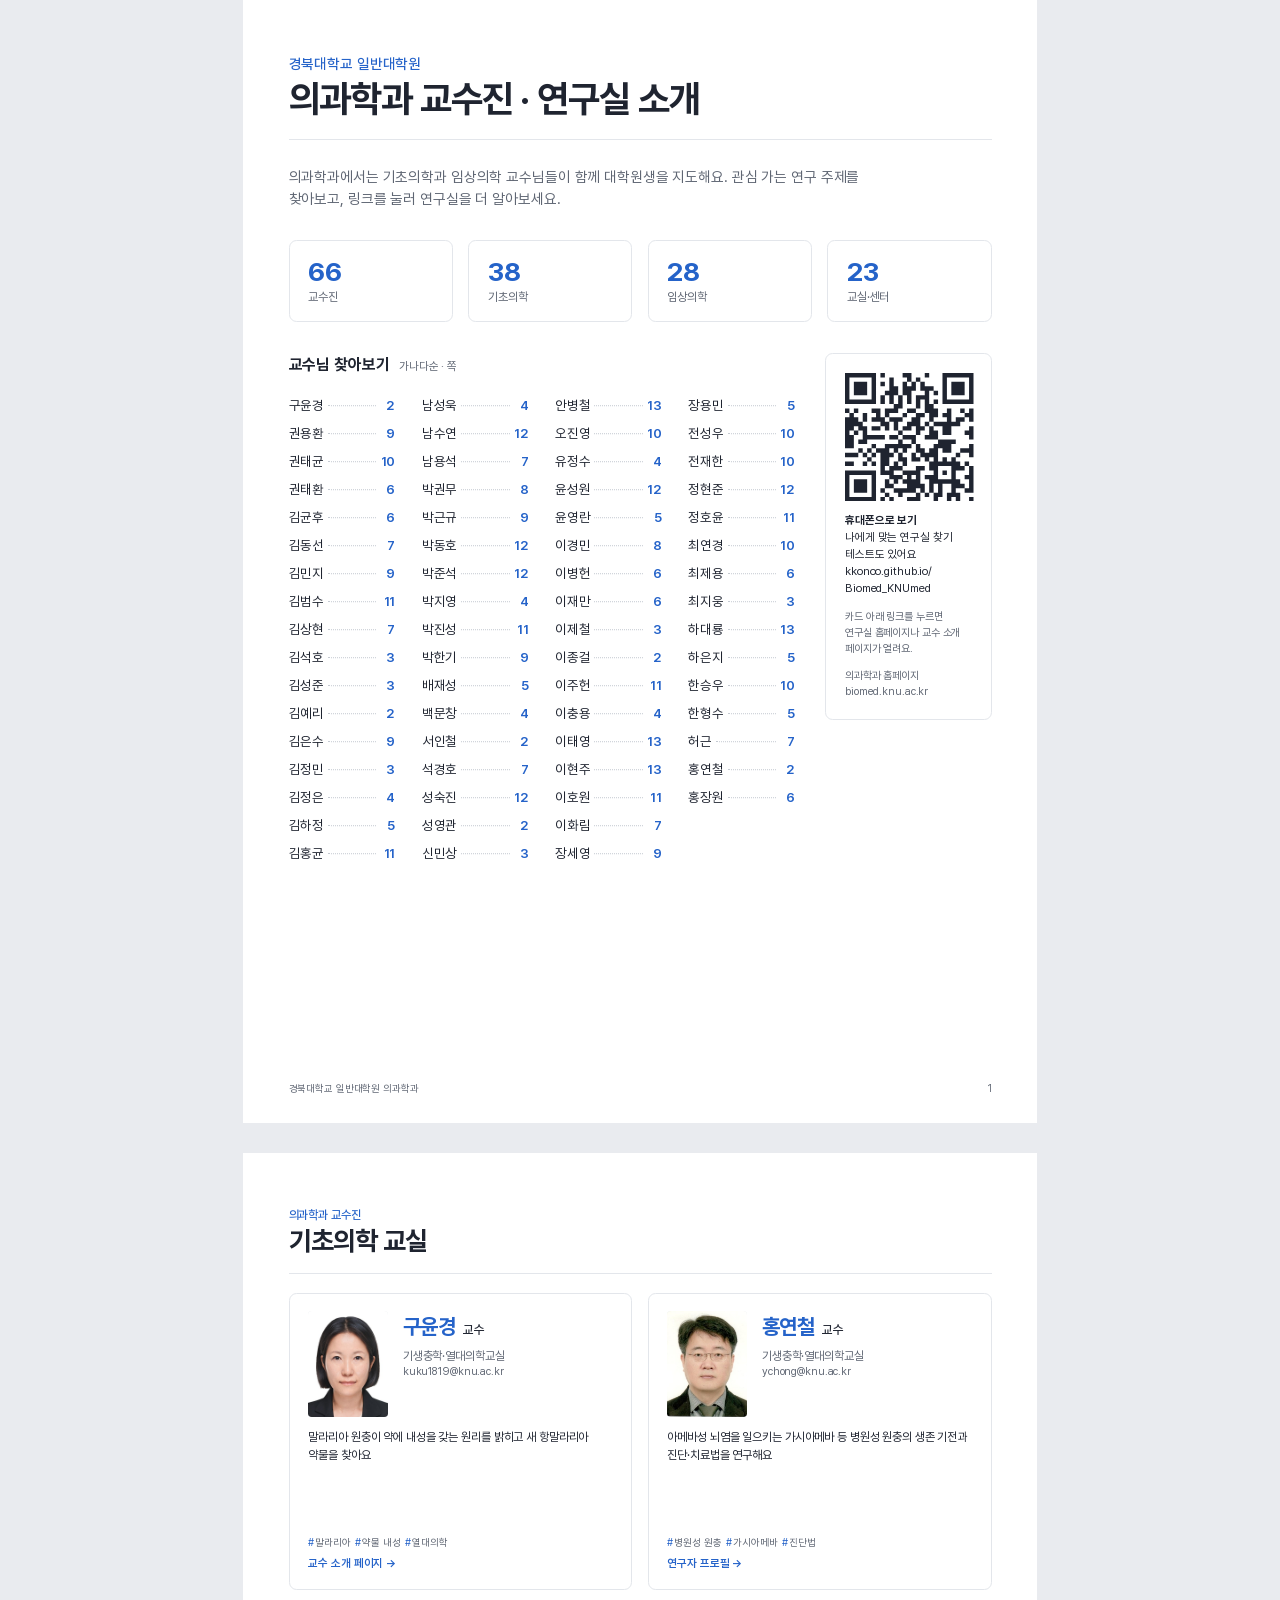
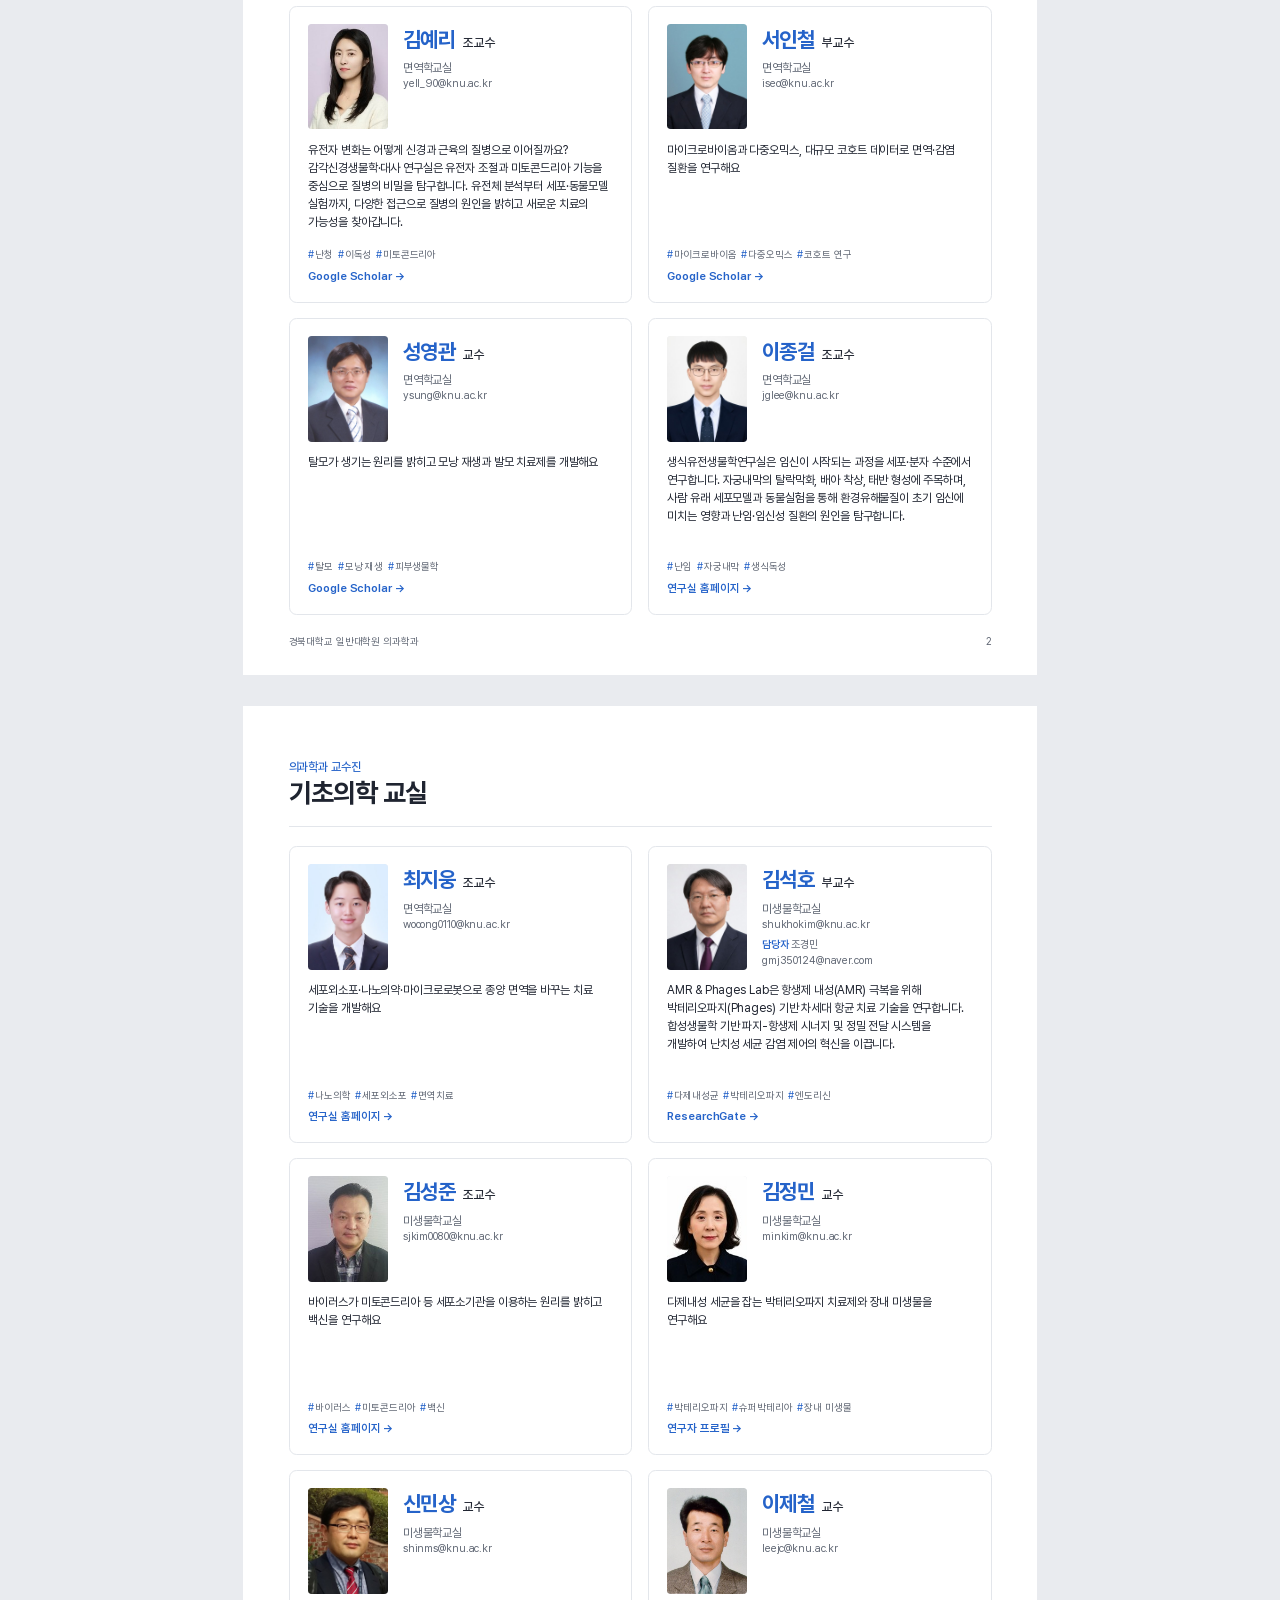
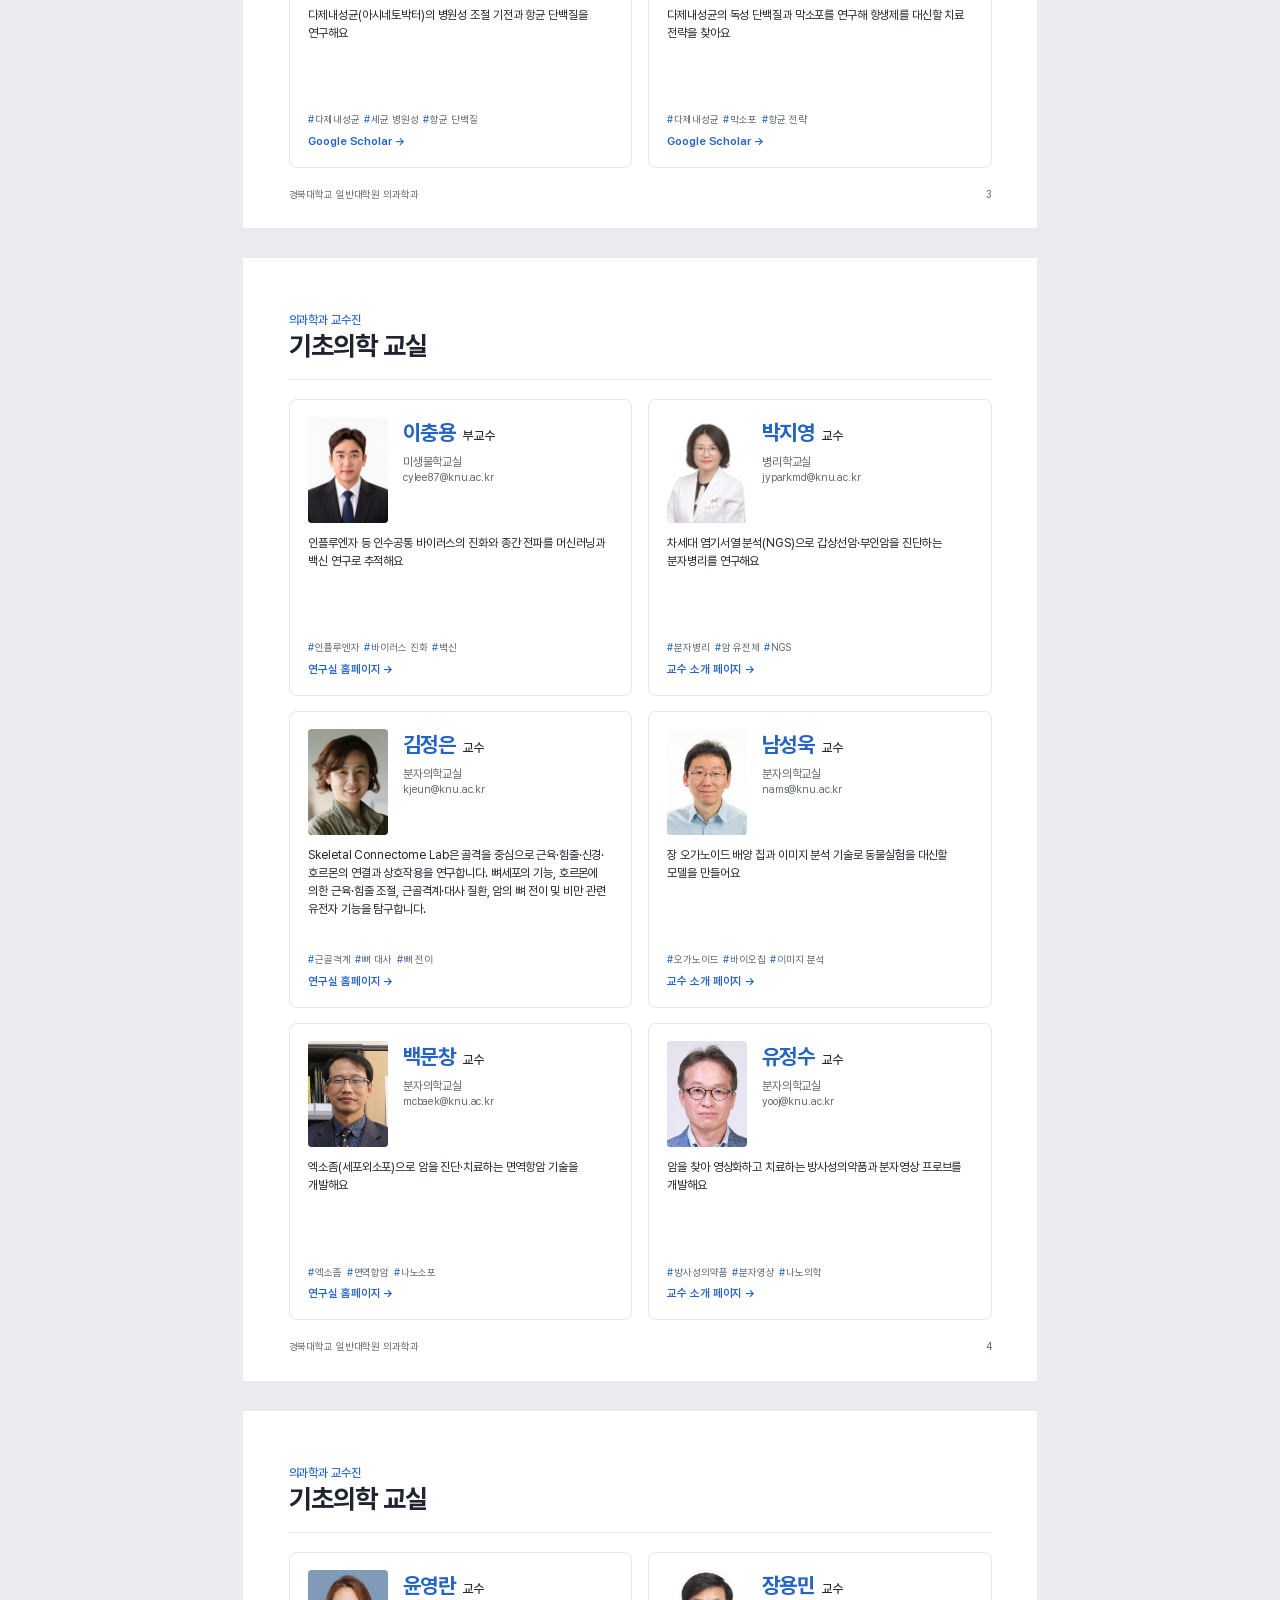
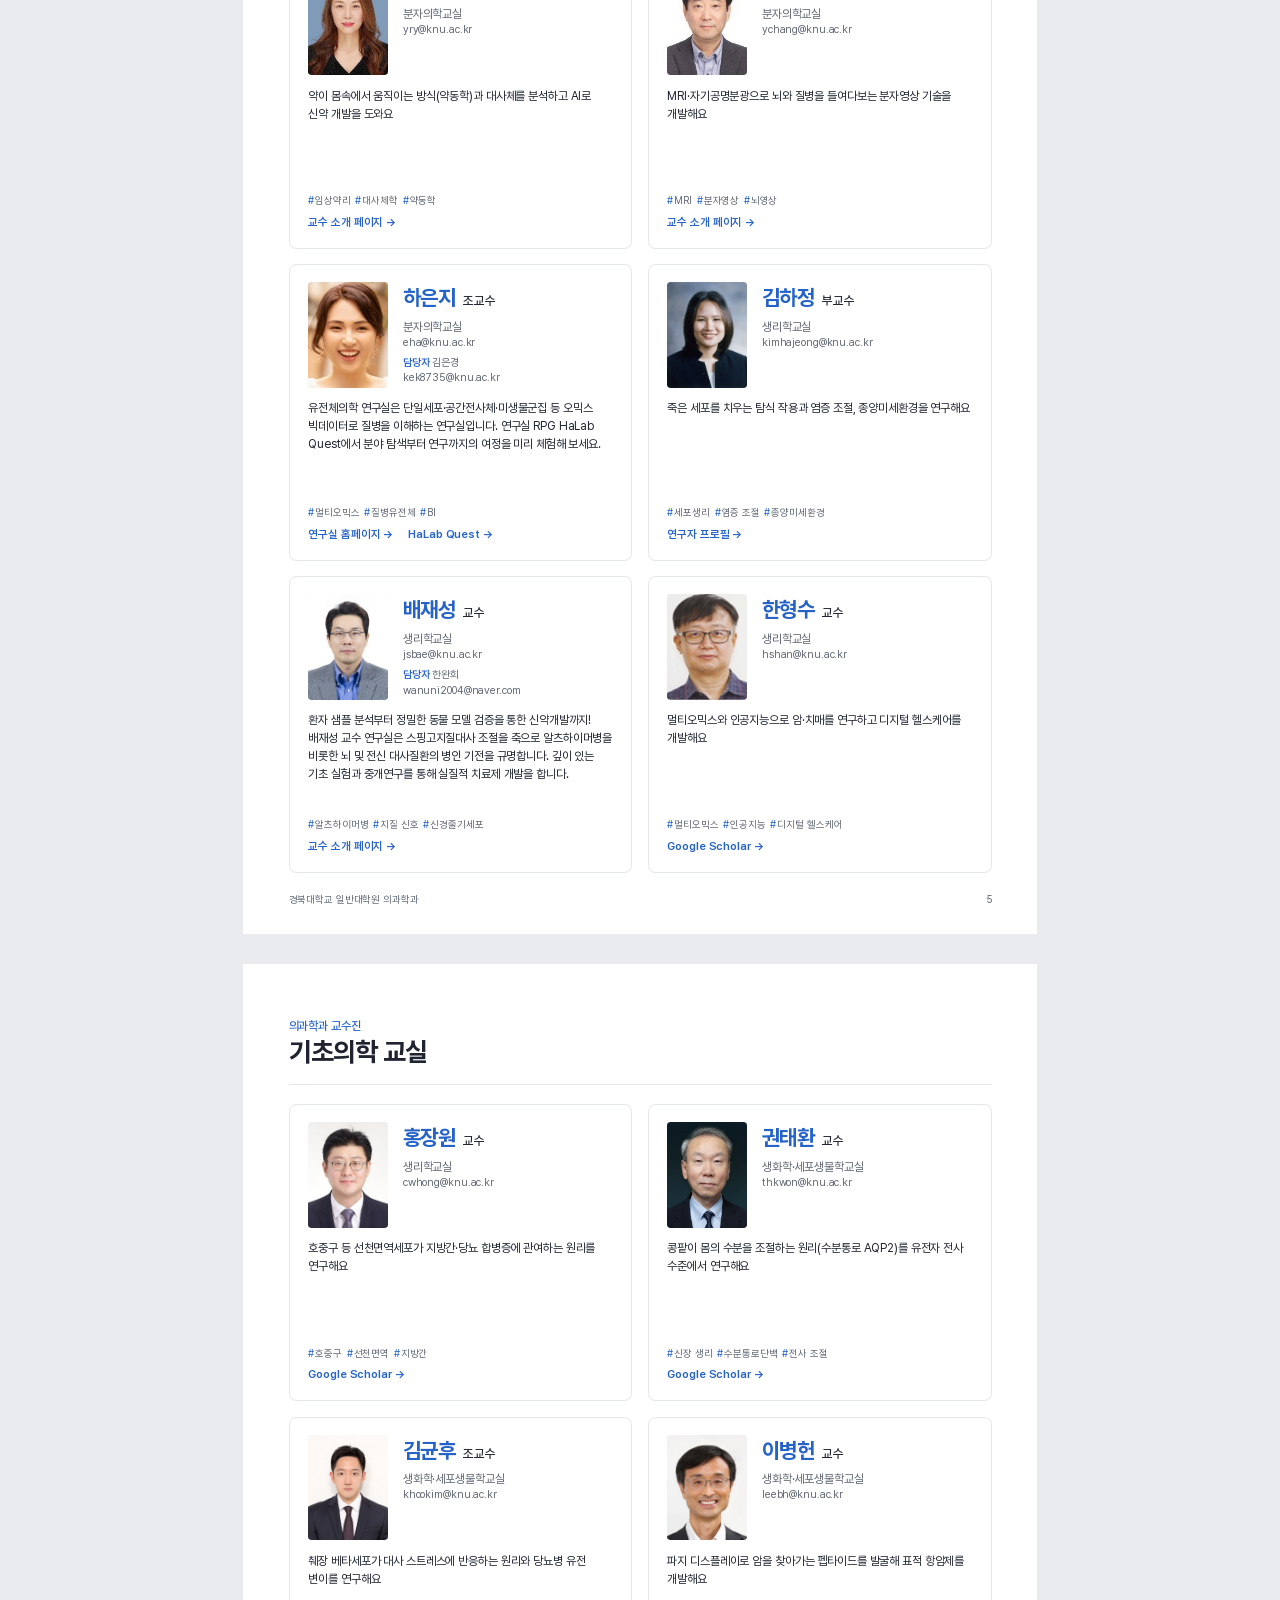
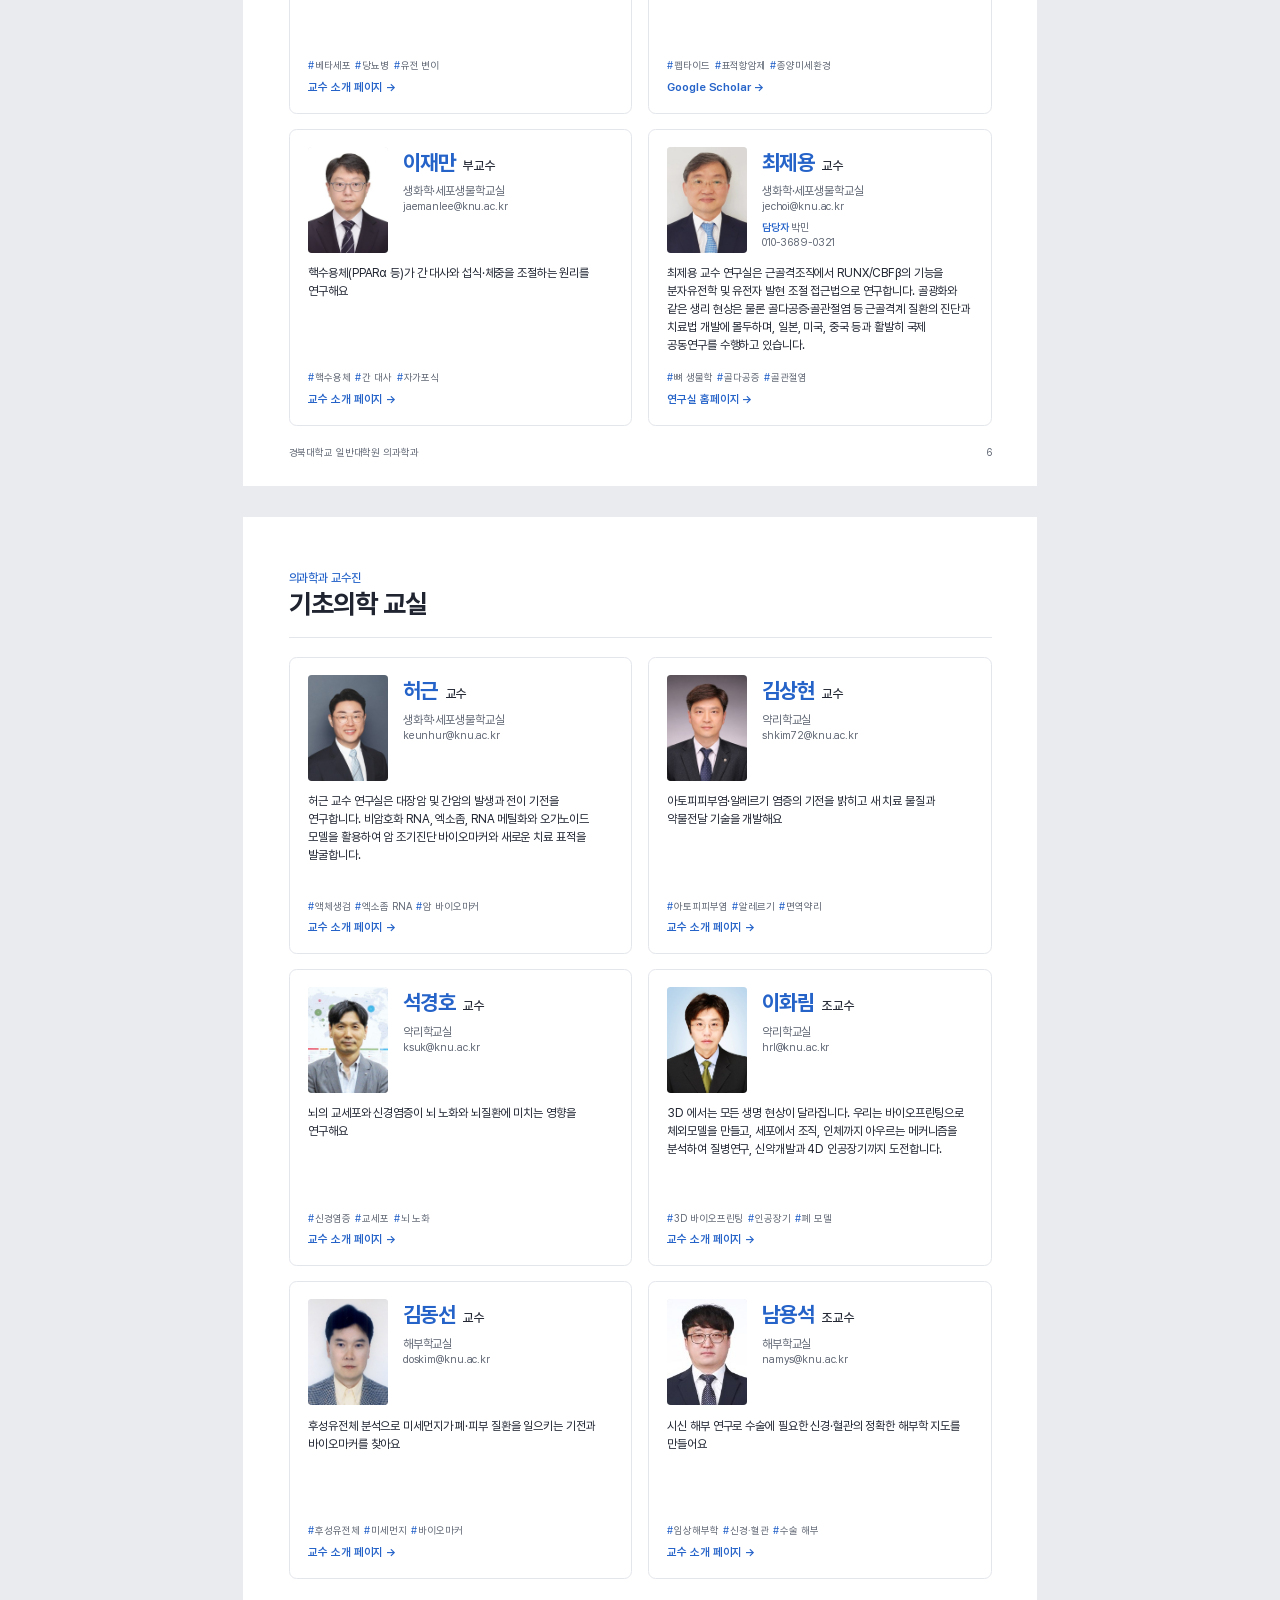
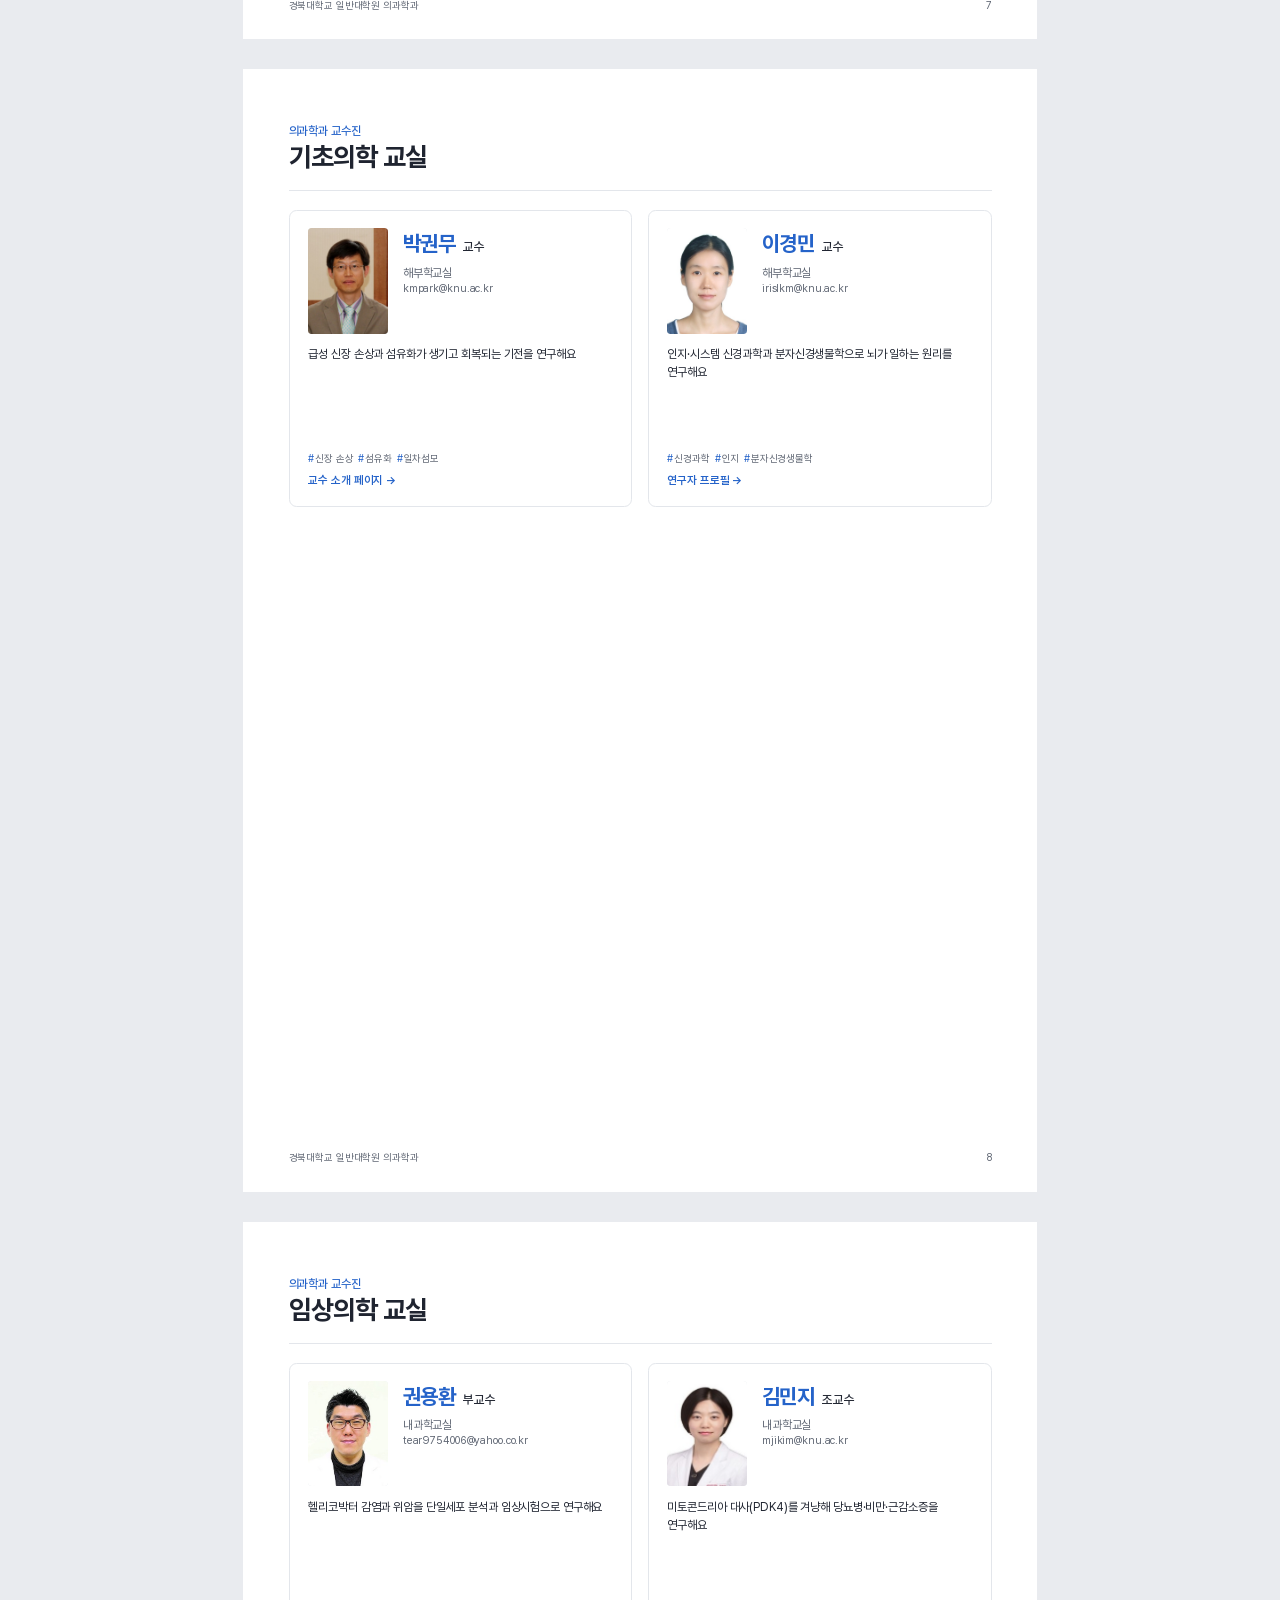
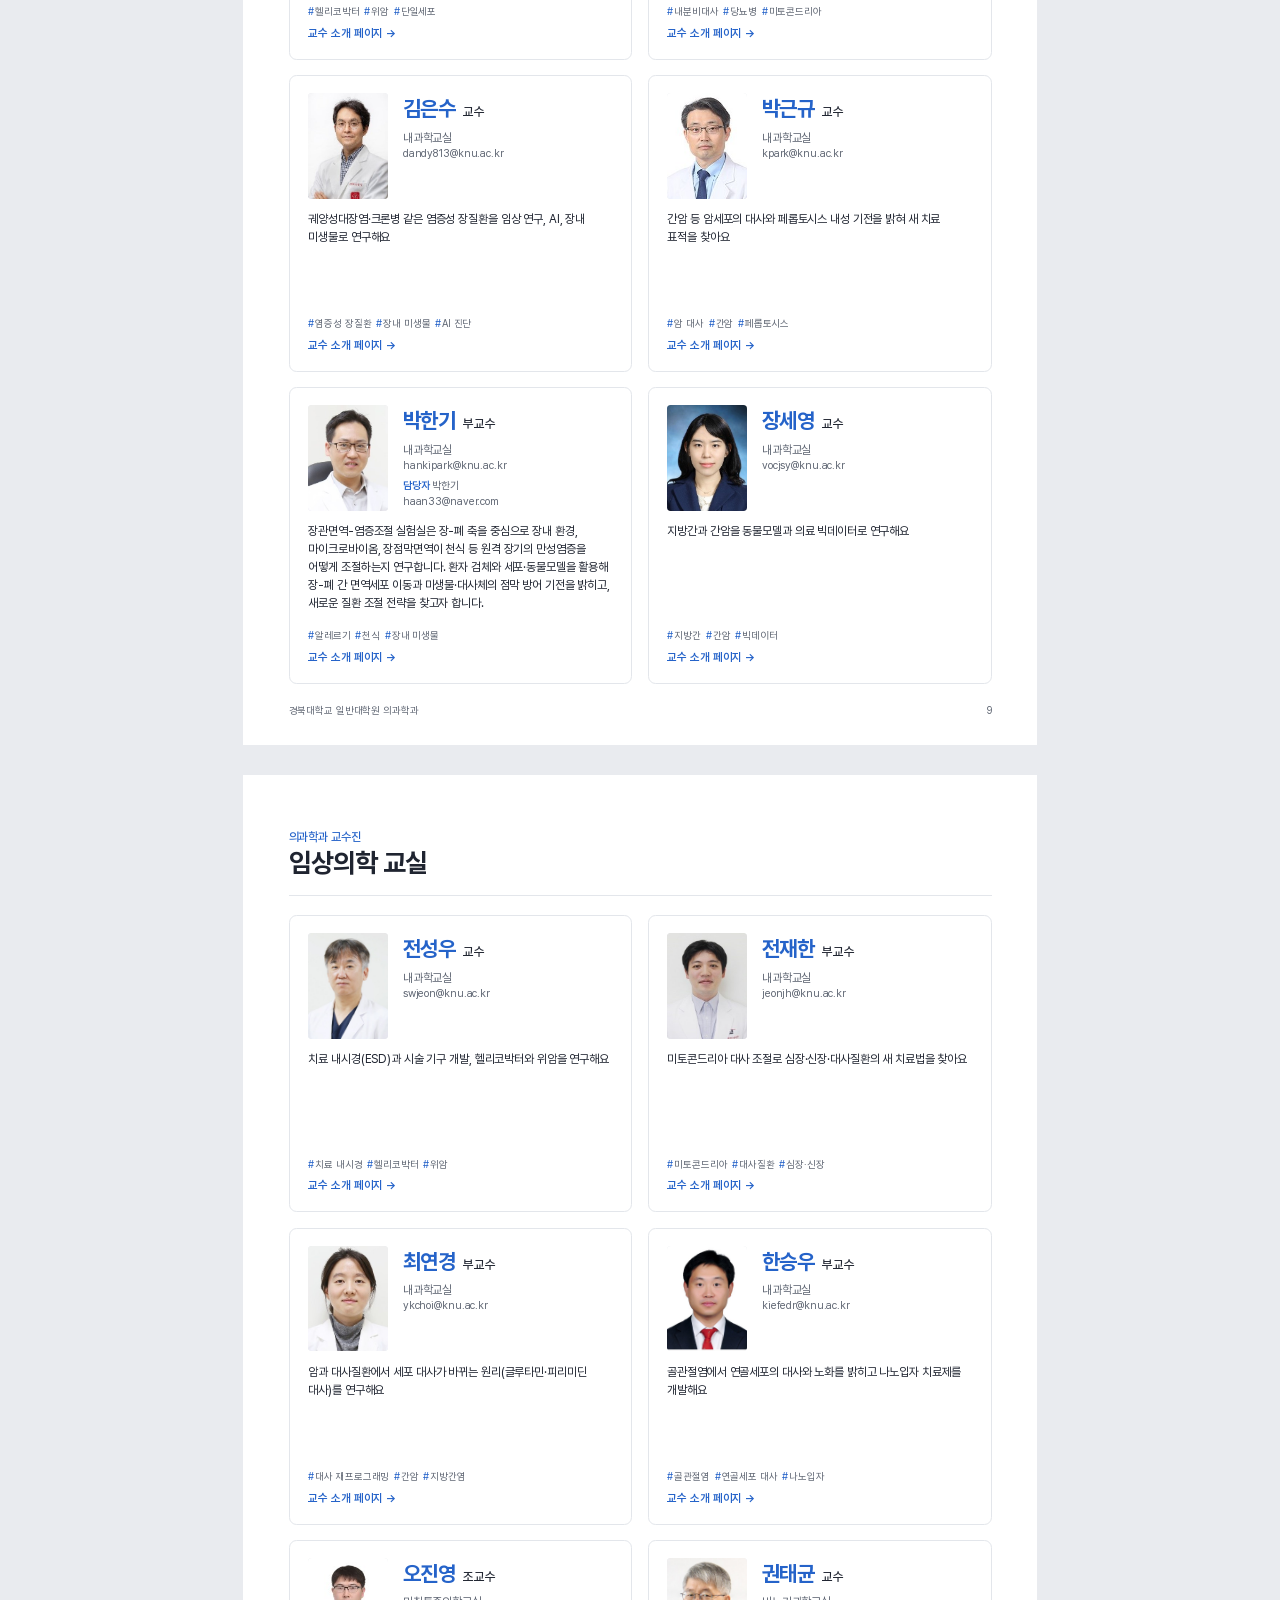
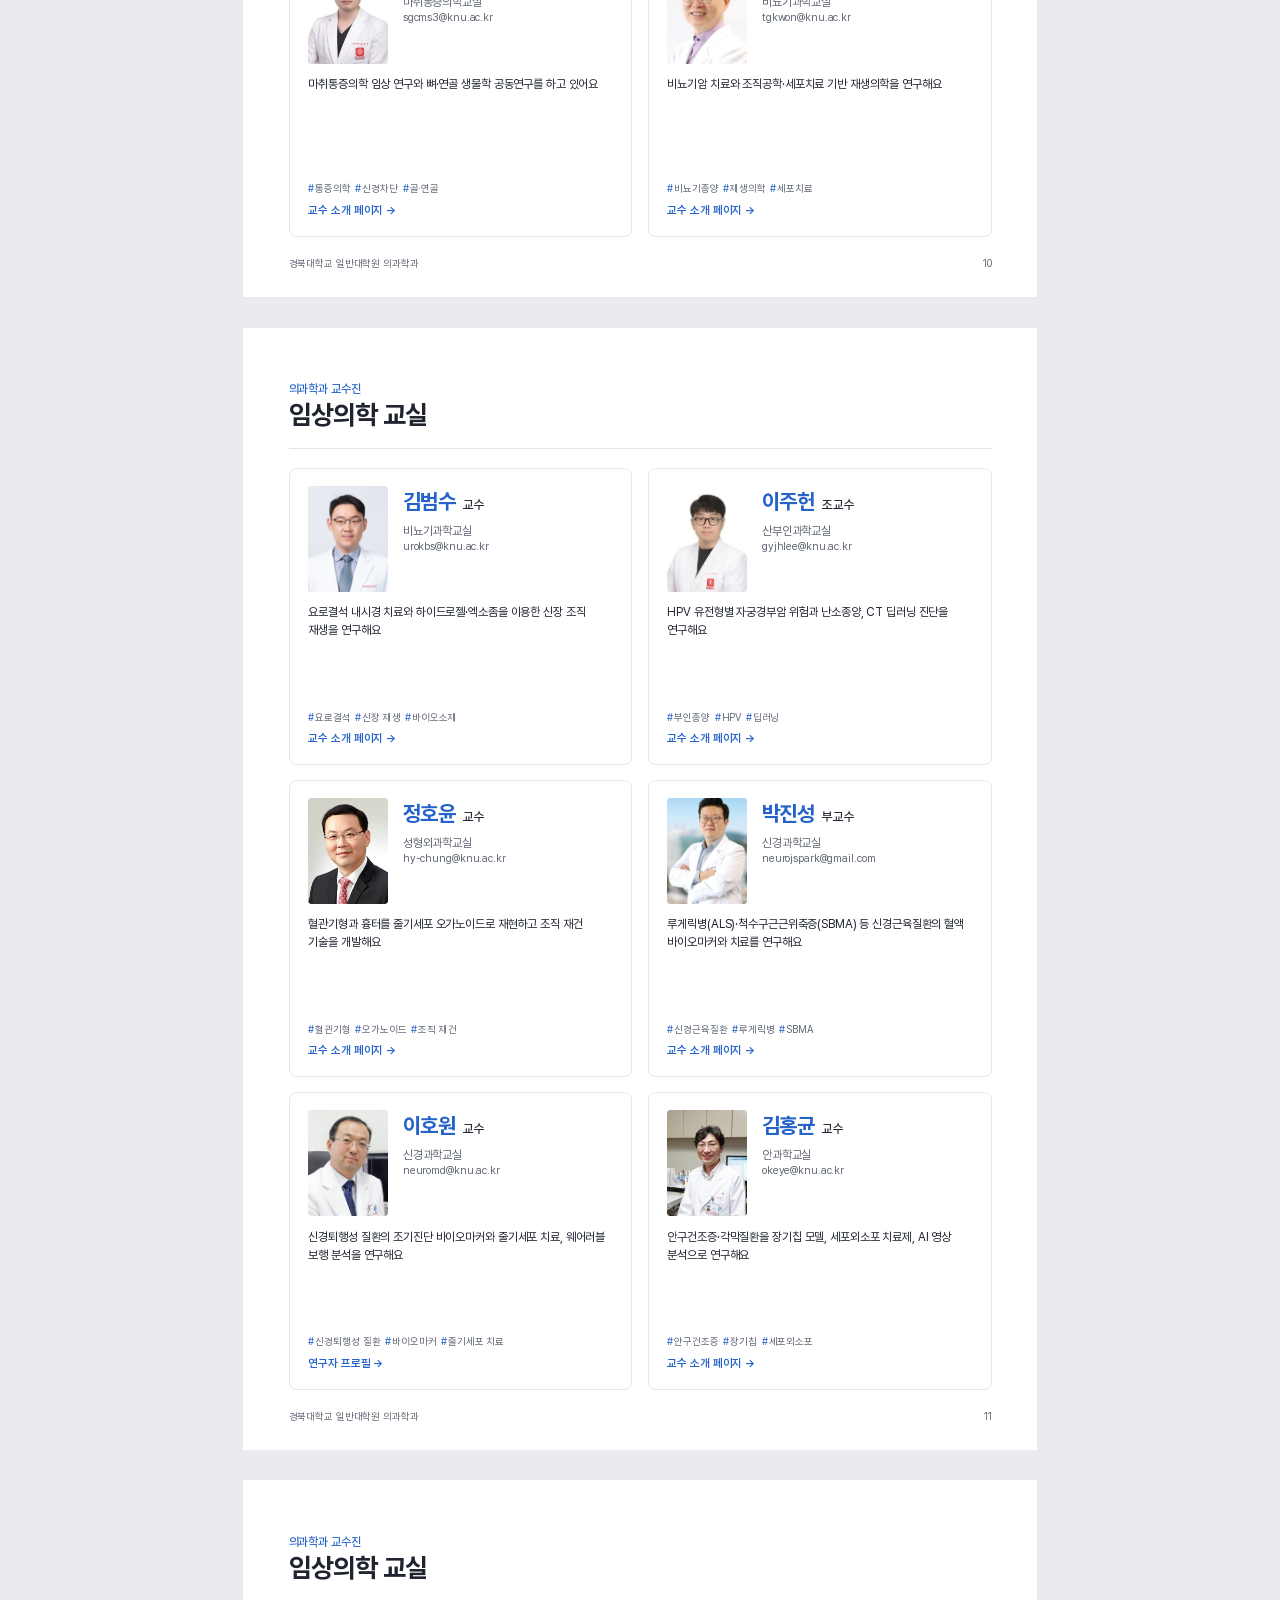
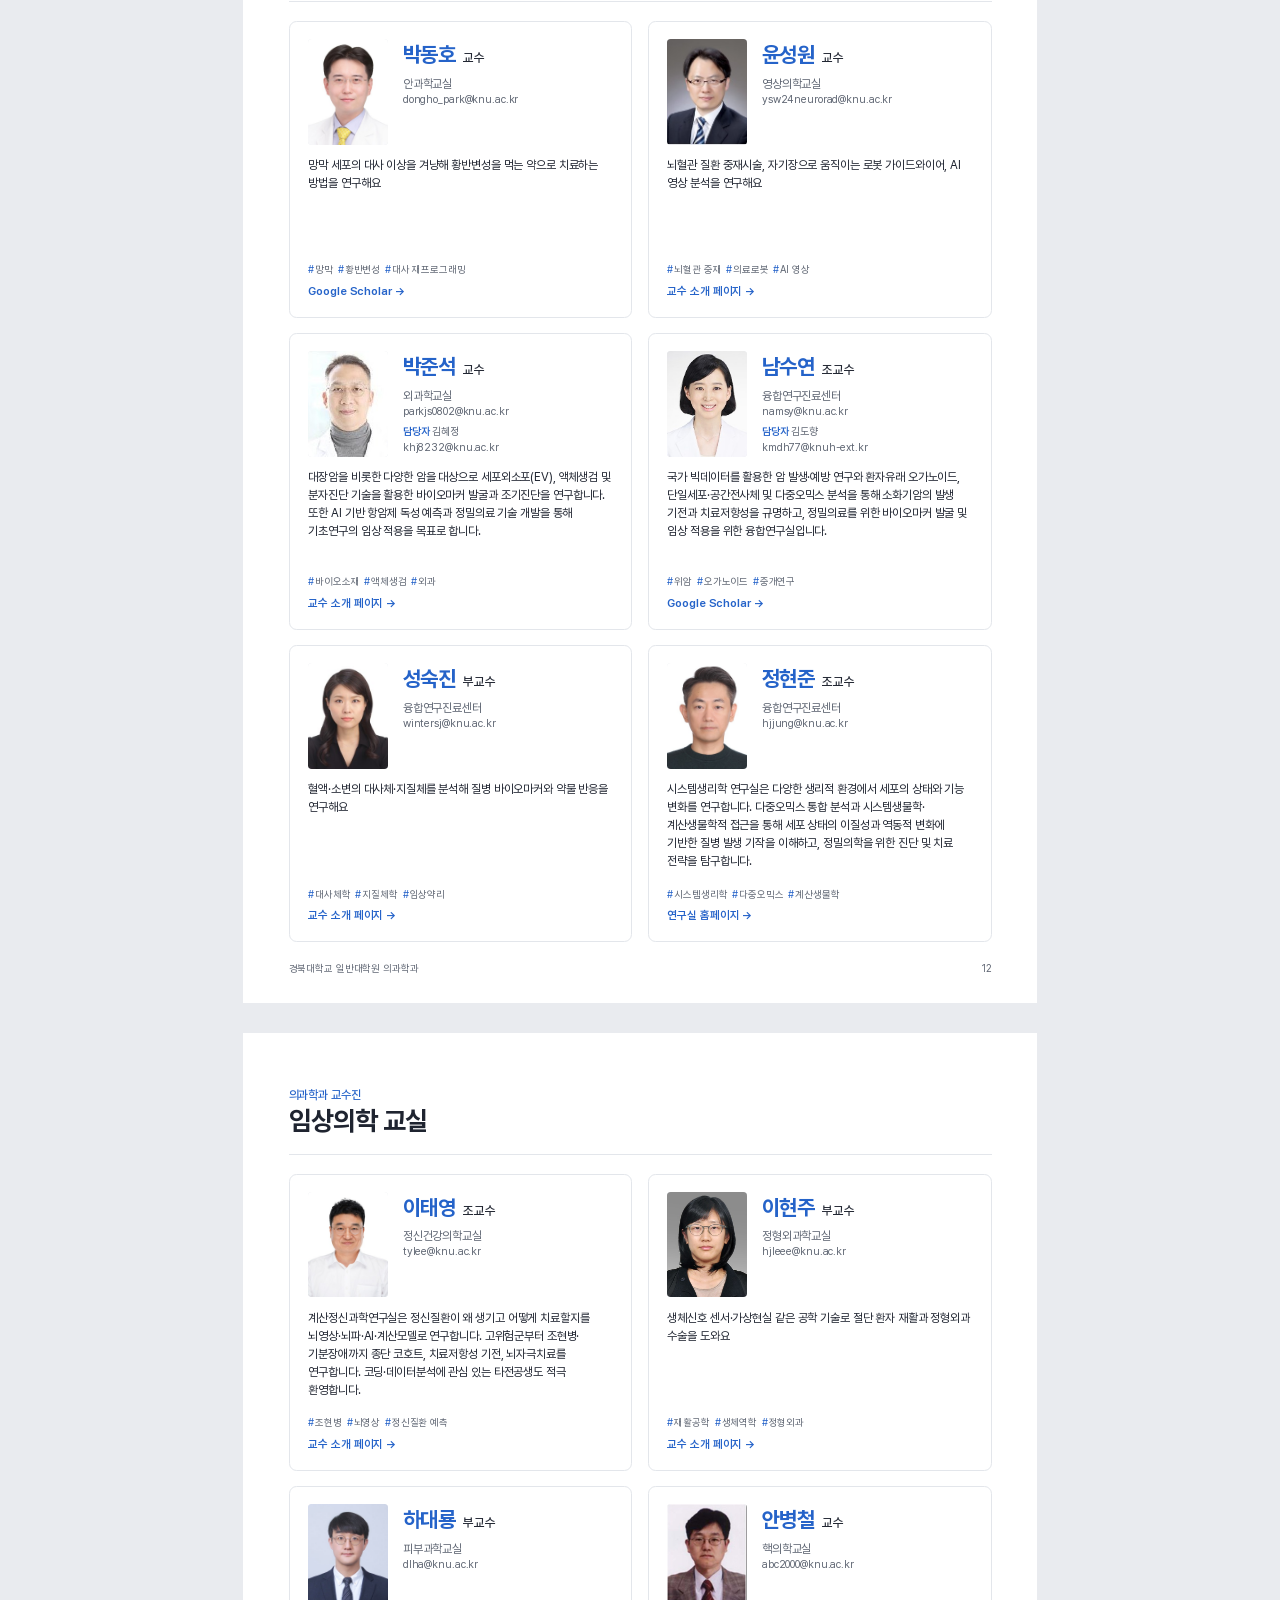
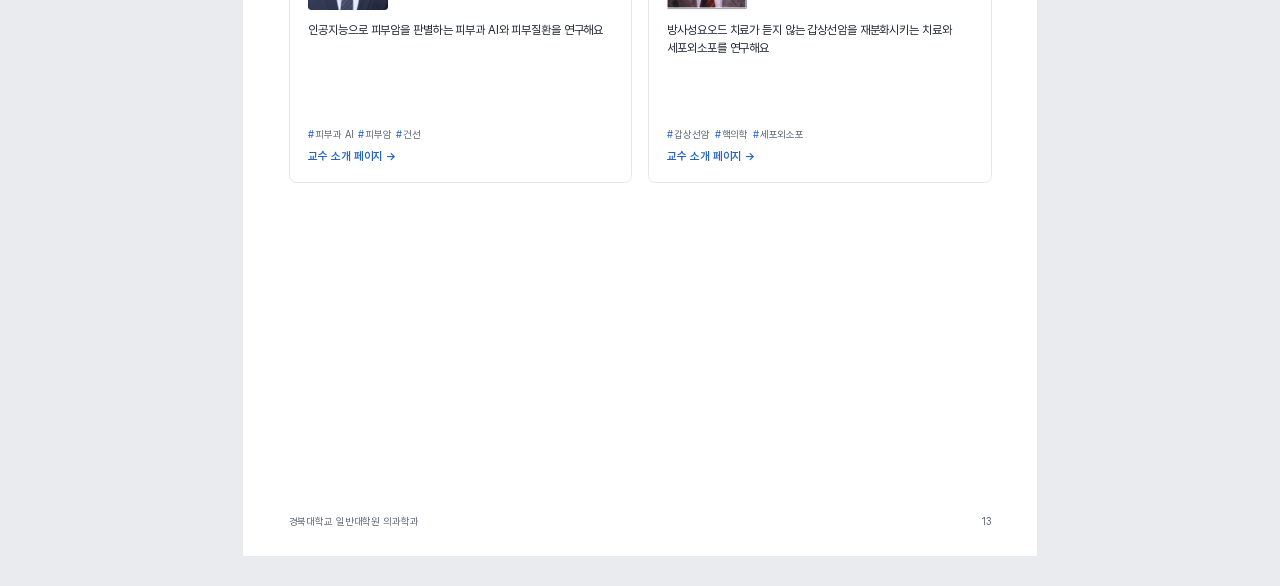
<file: namebook/print.html>
<!doctype html>
<html lang="ko"><head><meta charset="utf-8">
<title>의과학과 교수진 · 연구실 소개</title>
<style>/* 인쇄용 A4 책자(print.html -> namebook.pdf). 색·글꼴은 HaLab 슬라이드 갤러리(blue)와 맞춤 */
@font-face { font-family: Pretendard; font-weight: 400; src: url(fonts/Pretendard-Regular.woff2) format("woff2"); }
@font-face { font-family: Pretendard; font-weight: 500; src: url(fonts/Pretendard-Medium.woff2) format("woff2"); }
@font-face { font-family: Pretendard; font-weight: 600; src: url(fonts/Pretendard-SemiBold.woff2) format("woff2"); }
@font-face { font-family: Pretendard; font-weight: 700; src: url(fonts/Pretendard-Bold.woff2) format("woff2"); }

:root { --text: #1f2430; --sub: #5f6673; --line: #e3e6eb; --accent: #2563C9; --tint: #e9f0fb; --photo: #e9ecf0; }
@page { size: A4; margin: 0; }
* { box-sizing: border-box; }
html { -webkit-print-color-adjust: exact; print-color-adjust: exact; }
body { margin: 0; background: #e9ebef; color: var(--text); font-family: Pretendard, "Apple SD Gothic Neo", "Malgun Gothic", sans-serif;
  letter-spacing: -0.01em; line-height: 1.5; font-size: 9pt; word-break: keep-all; }
h2, h3, p, ul, ol, figure { margin: 0; padding: 0; }
ul, ol { list-style: none; }

.page { position: relative; width: 210mm; height: 297mm; margin: 0 auto 8mm; padding: 14mm 12mm 12mm; background: #fff;
  display: flex; flex-direction: column; overflow: hidden; break-after: page; }
@media print { body { background: #fff; } .page { margin: 0; } }

.page > header { padding-bottom: 4mm; margin-bottom: 5mm; border-bottom: 1px solid var(--line); }
.label { color: var(--accent); font-size: 9pt; font-weight: 500; }
h2 { font-size: 20pt; font-weight: 700; letter-spacing: -0.03em; line-height: 1.3; }
.page > footer { position: absolute; left: 12mm; right: 12mm; bottom: 7mm; display: flex; justify-content: space-between;
  color: var(--sub); font-size: 7.5pt; }

/* 카드 6장 (2 x 3) */
.grid { display: grid; grid-template-columns: 1fr 1fr; grid-template-rows: repeat(3, minmax(0, 1fr)); gap: 4mm; flex: 1; margin-bottom: 4mm; }
.card { position: relative; display: grid; grid-template-columns: 21mm 1fr; grid-template-rows: 28mm 1fr;
  column-gap: 4mm; row-gap: 3mm; padding: 4.5mm 5mm; border: 1px solid var(--line); border-radius: 2mm; }
.photo { grid-column: 1; grid-row: 1; width: 21mm; height: 28mm; object-fit: cover; object-position: 50% 20%;
  background: var(--photo); border-radius: 1mm; }
.id { grid-column: 2; grid-row: 1; align-self: start; }
.id h3 { display: flex; align-items: baseline; gap: 2mm; }
.name { color: var(--accent); font-size: 16pt; font-weight: 700; letter-spacing: -0.02em; }
.rank { font-size: 9.5pt; font-weight: 500; }
.dept { color: var(--sub); font-size: 9pt; margin-top: 1mm; }
.mail { color: var(--sub); font-size: 8pt; line-height: 1.4; }
.contact { margin-top: 1.2mm; color: var(--sub); font-size: 8pt; line-height: 1.45; }
.contact span { color: var(--accent); font-weight: 600; }
.about { grid-column: 1 / 3; grid-row: 2; display: flex; flex-direction: column; gap: 1.5mm; }
.line { font-size: 9pt; line-height: 1.5; }
.kw { display: flex; flex-wrap: wrap; gap: 1.2mm; margin-top: auto; }
.kw li { color: var(--sub); font-size: 7.5pt; }
.kw li::before { content: "#"; color: var(--accent); margin-right: 0.3mm; }
.go { display: flex; flex-wrap: wrap; gap: 4mm; color: var(--accent); font-size: 8.5pt; font-weight: 600; }

/* 표지 */
.cover > header { margin-bottom: 7mm; }
.cover .label { font-size: 11pt; }
.cover h2 { font-size: 28pt; }
.lead { font-size: 11pt; color: var(--sub); max-width: 160mm; }
.stats { display: grid; grid-template-columns: repeat(4, 1fr); gap: 4mm; margin: 8mm 0; }
.stats div { padding: 4mm 5mm; border: 1px solid var(--line); border-radius: 2mm; }
.stats b { display: block; color: var(--accent); font-size: 20pt; font-weight: 700; line-height: 1.2; }
.stats span { color: var(--sub); font-size: 9pt; }
.cover-body { display: grid; grid-template-columns: 1fr 44mm; gap: 8mm; flex: 1; }
.index h3 { font-size: 12pt; font-weight: 700; margin-bottom: 4mm; }
.index small { color: var(--sub); font-size: 8.5pt; font-weight: 400; margin-left: 1.5mm; }
.index ol { columns: 4; column-gap: 7mm; }
.index li { font-size: 10pt; line-height: 2.1; break-inside: avoid; }
.index a { display: flex; align-items: baseline; gap: 1mm; }
.index i { flex: 1; border-bottom: 1px dotted #c5cad2; transform: translateY(-1mm); }
.index b { color: var(--accent); font-weight: 600; min-width: 4mm; text-align: right; }
.home { align-self: start; padding: 5mm; border: 1px solid var(--line); border-radius: 2mm; font-size: 8.5pt; }
.home .qr svg { display: block; width: 34mm; height: 34mm; margin: 0 auto 3mm; }
.home .how { margin-top: 3mm; color: var(--sub); font-size: 8pt; }

a { color: inherit; text-decoration: none; }
</style></head>
<body>
<section class="page cover">
  <header><p class="label">경북대학교 일반대학원</p><h2>의과학과 교수진 · 연구실 소개</h2></header>
  
  <p class="lead">의과학과에서는 기초의학과 임상의학 교수님들이 함께 대학원생을 지도해요. 관심 가는 연구 주제를 찾아보고, 링크를 눌러 연구실을 더 알아보세요.</p>
  <div class="stats">
    <div><b>66</b><span>교수진</span></div>
    <div><b>38</b><span>기초의학</span></div>
    <div><b>28</b><span>임상의학</span></div>
    <div><b>23</b><span>교실·센터</span></div>
  </div>
  <div class="cover-body">
    <div class="index"><h3>교수님 찾아보기 <small>가나다순 · 쪽</small></h3><ol><li><a href="#구윤경"><span>구윤경</span><i></i><b>2</b></a></li><li><a href="#권용환"><span>권용환</span><i></i><b>9</b></a></li><li><a href="#권태균"><span>권태균</span><i></i><b>10</b></a></li><li><a href="#권태환"><span>권태환</span><i></i><b>6</b></a></li><li><a href="#김균후"><span>김균후</span><i></i><b>6</b></a></li><li><a href="#김동선"><span>김동선</span><i></i><b>7</b></a></li><li><a href="#김민지"><span>김민지</span><i></i><b>9</b></a></li><li><a href="#김범수"><span>김범수</span><i></i><b>11</b></a></li><li><a href="#김상현"><span>김상현</span><i></i><b>7</b></a></li><li><a href="#김석호"><span>김석호</span><i></i><b>3</b></a></li><li><a href="#김성준"><span>김성준</span><i></i><b>3</b></a></li><li><a href="#김예리"><span>김예리</span><i></i><b>2</b></a></li><li><a href="#김은수"><span>김은수</span><i></i><b>9</b></a></li><li><a href="#김정민"><span>김정민</span><i></i><b>3</b></a></li><li><a href="#김정은"><span>김정은</span><i></i><b>4</b></a></li><li><a href="#김하정"><span>김하정</span><i></i><b>5</b></a></li><li><a href="#김홍균"><span>김홍균</span><i></i><b>11</b></a></li><li><a href="#남성욱"><span>남성욱</span><i></i><b>4</b></a></li><li><a href="#남수연"><span>남수연</span><i></i><b>12</b></a></li><li><a href="#남용석"><span>남용석</span><i></i><b>7</b></a></li><li><a href="#박권무"><span>박권무</span><i></i><b>8</b></a></li><li><a href="#박근규"><span>박근규</span><i></i><b>9</b></a></li><li><a href="#박동호"><span>박동호</span><i></i><b>12</b></a></li><li><a href="#박준석"><span>박준석</span><i></i><b>12</b></a></li><li><a href="#박지영"><span>박지영</span><i></i><b>4</b></a></li><li><a href="#박진성"><span>박진성</span><i></i><b>11</b></a></li><li><a href="#박한기"><span>박한기</span><i></i><b>9</b></a></li><li><a href="#배재성"><span>배재성</span><i></i><b>5</b></a></li><li><a href="#백문창"><span>백문창</span><i></i><b>4</b></a></li><li><a href="#서인철"><span>서인철</span><i></i><b>2</b></a></li><li><a href="#석경호"><span>석경호</span><i></i><b>7</b></a></li><li><a href="#성숙진"><span>성숙진</span><i></i><b>12</b></a></li><li><a href="#성영관"><span>성영관</span><i></i><b>2</b></a></li><li><a href="#신민상"><span>신민상</span><i></i><b>3</b></a></li><li><a href="#안병철"><span>안병철</span><i></i><b>13</b></a></li><li><a href="#오진영"><span>오진영</span><i></i><b>10</b></a></li><li><a href="#유정수"><span>유정수</span><i></i><b>4</b></a></li><li><a href="#윤성원"><span>윤성원</span><i></i><b>12</b></a></li><li><a href="#윤영란"><span>윤영란</span><i></i><b>5</b></a></li><li><a href="#이경민"><span>이경민</span><i></i><b>8</b></a></li><li><a href="#이병헌"><span>이병헌</span><i></i><b>6</b></a></li><li><a href="#이재만"><span>이재만</span><i></i><b>6</b></a></li><li><a href="#이제철"><span>이제철</span><i></i><b>3</b></a></li><li><a href="#이종걸"><span>이종걸</span><i></i><b>2</b></a></li><li><a href="#이주헌"><span>이주헌</span><i></i><b>11</b></a></li><li><a href="#이충용"><span>이충용</span><i></i><b>4</b></a></li><li><a href="#이태영"><span>이태영</span><i></i><b>13</b></a></li><li><a href="#이현주"><span>이현주</span><i></i><b>13</b></a></li><li><a href="#이호원"><span>이호원</span><i></i><b>11</b></a></li><li><a href="#이화림"><span>이화림</span><i></i><b>7</b></a></li><li><a href="#장세영"><span>장세영</span><i></i><b>9</b></a></li><li><a href="#장용민"><span>장용민</span><i></i><b>5</b></a></li><li><a href="#전성우"><span>전성우</span><i></i><b>10</b></a></li><li><a href="#전재한"><span>전재한</span><i></i><b>10</b></a></li><li><a href="#정현준"><span>정현준</span><i></i><b>12</b></a></li><li><a href="#정호윤"><span>정호윤</span><i></i><b>11</b></a></li><li><a href="#최연경"><span>최연경</span><i></i><b>10</b></a></li><li><a href="#최제용"><span>최제용</span><i></i><b>6</b></a></li><li><a href="#최지웅"><span>최지웅</span><i></i><b>3</b></a></li><li><a href="#하대룡"><span>하대룡</span><i></i><b>13</b></a></li><li><a href="#하은지"><span>하은지</span><i></i><b>5</b></a></li><li><a href="#한승우"><span>한승우</span><i></i><b>10</b></a></li><li><a href="#한형수"><span>한형수</span><i></i><b>5</b></a></li><li><a href="#허근"><span>허근</span><i></i><b>7</b></a></li><li><a href="#홍연철"><span>홍연철</span><i></i><b>2</b></a></li><li><a href="#홍장원"><span>홍장원</span><i></i><b>6</b></a></li></ol></div>
    <aside class="home">
      <figure class="qr big"><svg viewBox="0 0 29 29" class="segno"><path class="qrline" stroke="#1f2430" d="M0 0.5h7m1 0h1m4 0h2m3 0h1m3 0h7m-29 1h1m5 0h1m3 0h1m3 0h1m1 0h1m5 0h1m5 0h1m-29 1h1m1 0h3m1 0h1m1 0h1m1 0h1m2 0h1m1 0h1m1 0h1m4 0h1m1 0h3m1 0h1m-29 1h1m1 0h3m1 0h1m3 0h2m1 0h3m1 0h3m2 0h1m1 0h3m1 0h1m-29 1h1m1 0h3m1 0h1m2 0h3m1 0h2m3 0h1m1 0h1m1 0h1m1 0h3m1 0h1m-29 1h1m5 0h1m1 0h1m1 0h1m1 0h1m1 0h1m1 0h3m3 0h1m5 0h1m-29 1h7m1 0h1m1 0h1m1 0h1m1 0h1m1 0h1m1 0h1m1 0h1m1 0h7m-18 1h2m3 0h1m1 0h2m-20 1h1m1 0h1m3 0h2m1 0h3m2 0h2m2 0h3m2 0h1m2 0h1m1 0h1m-28 1h1m2 0h1m2 0h1m1 0h1m3 0h1m2 0h2m1 0h2m1 0h2m3 0h2m-29 1h3m1 0h1m1 0h3m1 0h3m2 0h2m2 0h1m3 0h1m1 0h2m1 0h1m-29 1h4m4 0h2m1 0h1m2 0h3m1 0h1m1 0h6m-26 1h2m1 0h2m1 0h2m1 0h1m1 0h1m1 0h2m1 0h2m1 0h1m2 0h2m4 0h1m-29 1h1m1 0h1m1 0h1m7 0h1m3 0h1m2 0h2m1 0h2m3 0h2m-29 1h2m2 0h5m1 0h2m1 0h3m2 0h3m7 0h1m-29 1h2m1 0h2m7 0h1m2 0h1m5 0h4m-25 1h2m4 0h1m2 0h6m1 0h1m3 0h4m4 0h1m-26 1h1m1 0h1m1 0h3m1 0h1m1 0h1m2 0h2m1 0h2m1 0h2m2 0h3m-29 1h3m1 0h1m1 0h1m1 0h3m1 0h1m2 0h1m1 0h4m4 0h1m2 0h1m-24 1h1m2 0h2m2 0h2m1 0h2m1 0h1m1 0h1m1 0h1m1 0h1m-25 1h2m2 0h1m1 0h1m1 0h2m1 0h1m1 0h1m5 0h7m1 0h1m-20 1h1m1 0h3m3 0h2m1 0h2m3 0h3m1 0h1m-29 1h7m1 0h3m2 0h4m3 0h1m1 0h1m1 0h1m3 0h1m-29 1h1m5 0h1m3 0h3m1 0h1m1 0h1m1 0h3m3 0h1m2 0h2m-29 1h1m1 0h3m1 0h1m2 0h1m1 0h1m1 0h4m2 0h7m2 0h1m-29 1h1m1 0h3m1 0h1m2 0h2m3 0h4m1 0h1m1 0h1m2 0h3m1 0h1m-29 1h1m1 0h3m1 0h1m1 0h1m2 0h5m1 0h1m1 0h1m1 0h1m2 0h1m2 0h2m-29 1h1m5 0h1m2 0h1m2 0h1m3 0h1m1 0h1m1 0h2m1 0h3m-26 1h7m1 0h1m1 0h1m3 0h3m3 0h1m2 0h1m1 0h1m2 0h1"/></svg></figure>
      <p class="book"><b>휴대폰으로 보기</b><br>나에게 맞는 연구실 찾기 테스트도 있어요<br><a href="https://kkonoo.github.io/Biomed_KNUmed/">kkonoo.github.io/<wbr>Biomed_KNUmed</a></p>
      <p class="how">카드 아래 링크를 누르면 연구실 홈페이지나 교수 소개 페이지가 열려요.</p>
      <p class="how">의과학과 홈페이지<br><a href="https://biomed.knu.ac.kr/">biomed.knu.ac.kr</a></p>
    </aside>
  </div>
  <footer><span>경북대학교 일반대학원 의과학과</span><span>1</span></footer>
</section>
<section class="page ">
  <header><p class="label">의과학과 교수진</p><h2>기초의학 교실</h2></header>
  <div class="grid"><article class="card" id="구윤경">
  <img class="photo" src="photos/kuku1819.jpg" alt="">
  <div class="id">
    <h3><span class="name">구윤경</span><span class="rank">교수</span></h3>
    <p class="dept">기생충학·열대의학교실</p>
    <p class="mail"><a href="mailto:kuku1819@knu.ac.kr">kuku1819@knu.ac.kr</a></p>
    
  </div>
  <div class="about">
    <p class="line">말라리아 원충이 약에 내성을 갖는 원리를 밝히고 새 항말라리아 약물을 찾아요</p>
    <ul class="kw"><li>말라리아</li><li>약물 내성</li><li>열대의학</li></ul>
    <p class="go"><a href="https://med.knu.ac.kr/pages/sub.htm?nav_code=knu1670413496&amp;mode=view&amp;mv_data=aWR4PTI4Mw==">교수 소개 페이지 →</a></p>
  </div>
</article><article class="card" id="홍연철">
  <img class="photo" src="photos/ychong.jpg" alt="">
  <div class="id">
    <h3><span class="name">홍연철</span><span class="rank">교수</span></h3>
    <p class="dept">기생충학·열대의학교실</p>
    <p class="mail"><a href="mailto:ychong@knu.ac.kr">ychong@knu.ac.kr</a></p>
    
  </div>
  <div class="about">
    <p class="line">아메바성 뇌염을 일으키는 가시아메바 등 병원성 원충의 생존 기전과 진단·치료법을 연구해요</p>
    <ul class="kw"><li>병원성 원충</li><li>가시아메바</li><li>진단법</li></ul>
    <p class="go"><a href="https://research.knu.ac.kr/en/persons/yeonchul-hong/">연구자 프로필 →</a></p>
  </div>
</article><article class="card" id="김예리">
  <img class="photo" src="photos/yell_90.jpg" alt="">
  <div class="id">
    <h3><span class="name">김예리</span><span class="rank">조교수</span></h3>
    <p class="dept">면역학교실</p>
    <p class="mail"><a href="mailto:yell_90@knu.ac.kr">yell_90@knu.ac.kr</a></p>
    
  </div>
  <div class="about">
    <p class="line">유전자 변화는 어떻게 신경과 근육의 질병으로 이어질까요? 감각신경생물학·대사 연구실은 유전자 조절과 미토콘드리아 기능을 중심으로 질병의 비밀을 탐구합니다. 유전체 분석부터 세포·동물모델 실험까지, 다양한 접근으로 질병의 원인을 밝히고 새로운 치료의 가능성을 찾아갑니다.</p>
    <ul class="kw"><li>난청</li><li>이독성</li><li>미토콘드리아</li></ul>
    <p class="go"><a href="https://scholar.google.com/citations?user=TFwfm9IAAAAJ">Google Scholar →</a></p>
  </div>
</article><article class="card" id="서인철">
  <img class="photo" src="photos/iseo.jpg" alt="">
  <div class="id">
    <h3><span class="name">서인철</span><span class="rank">부교수</span></h3>
    <p class="dept">면역학교실</p>
    <p class="mail"><a href="mailto:iseo@knu.ac.kr">iseo@knu.ac.kr</a></p>
    
  </div>
  <div class="about">
    <p class="line">마이크로바이옴과 다중오믹스, 대규모 코호트 데이터로 면역·감염 질환을 연구해요</p>
    <ul class="kw"><li>마이크로바이옴</li><li>다중오믹스</li><li>코호트 연구</li></ul>
    <p class="go"><a href="https://scholar.google.com/citations?user=zDr9aw0AAAAJ">Google Scholar →</a></p>
  </div>
</article><article class="card" id="성영관">
  <img class="photo" src="photos/ysung.jpg" alt="">
  <div class="id">
    <h3><span class="name">성영관</span><span class="rank">교수</span></h3>
    <p class="dept">면역학교실</p>
    <p class="mail"><a href="mailto:ysung@knu.ac.kr">ysung@knu.ac.kr</a></p>
    
  </div>
  <div class="about">
    <p class="line">탈모가 생기는 원리를 밝히고 모낭 재생과 발모 치료제를 개발해요</p>
    <ul class="kw"><li>탈모</li><li>모낭 재생</li><li>피부생물학</li></ul>
    <p class="go"><a href="https://scholar.google.com/citations?user=fU6gc4EAAAAJ">Google Scholar →</a></p>
  </div>
</article><article class="card" id="이종걸">
  <img class="photo" src="photos/jglee.jpg" alt="">
  <div class="id">
    <h3><span class="name">이종걸</span><span class="rank">조교수</span></h3>
    <p class="dept">면역학교실</p>
    <p class="mail"><a href="mailto:jglee@knu.ac.kr">jglee@knu.ac.kr</a></p>
    
  </div>
  <div class="about">
    <p class="line">생식유전생물학연구실은 임신이 시작되는 과정을 세포·분자 수준에서 연구합니다. 자궁내막의 탈락막화, 배아 착상, 태반 형성에 주목하며, 사람 유래 세포모델과 동물실험을 통해 환경유해물질이 초기 임신에 미치는 영향과 난임·임신성 질환의 원인을 탐구합니다.</p>
    <ul class="kw"><li>난임</li><li>자궁내막</li><li>생식독성</li></ul>
    <p class="go"><a href="https://im.knu.ac.kr/lee">연구실 홈페이지 →</a></p>
  </div>
</article></div>
  <footer><span>경북대학교 일반대학원 의과학과</span><span>2</span></footer>
</section><section class="page cont">
  <header><p class="label">의과학과 교수진</p><h2>기초의학 교실</h2></header>
  <div class="grid"><article class="card" id="최지웅">
  <img class="photo" src="photos/wooong0110.jpg" alt="">
  <div class="id">
    <h3><span class="name">최지웅</span><span class="rank">조교수</span></h3>
    <p class="dept">면역학교실</p>
    <p class="mail"><a href="mailto:wooong0110@knu.ac.kr">wooong0110@knu.ac.kr</a></p>
    
  </div>
  <div class="about">
    <p class="line">세포외소포·나노의약·마이크로로봇으로 종양 면역을 바꾸는 치료 기술을 개발해요</p>
    <ul class="kw"><li>나노의학</li><li>세포외소포</li><li>면역치료</li></ul>
    <p class="go"><a href="https://choi-dds.knu.ac.kr/">연구실 홈페이지 →</a></p>
  </div>
</article><article class="card" id="김석호">
  <img class="photo" src="photos/shukhokim.jpg" alt="">
  <div class="id">
    <h3><span class="name">김석호</span><span class="rank">부교수</span></h3>
    <p class="dept">미생물학교실</p>
    <p class="mail"><a href="mailto:shukhokim@knu.ac.kr">shukhokim@knu.ac.kr</a></p>
    <p class="contact"><span>담당자</span> 조경민<br>gmj350124@naver.com</p>
  </div>
  <div class="about">
    <p class="line">AMR &amp; Phages Lab은 항생제 내성(AMR) 극복을 위해 박테리오파지(Phages) 기반 차세대 항균 치료 기술을 연구합니다. 합성생물학 기반 파지-항생제 시너지 및 정밀 전달 시스템을 개발하여 난치성 세균 감염 제어의 혁신을 이끕니다.</p>
    <ul class="kw"><li>다제내성균</li><li>박테리오파지</li><li>엔도리신</li></ul>
    <p class="go"><a href="https://www.researchgate.net/lab/Shukho-Kim-Lab-MDR-Phages-Shukho-Kim">ResearchGate →</a></p>
  </div>
</article><article class="card" id="김성준">
  <img class="photo" src="photos/sjkim0080.jpg" alt="">
  <div class="id">
    <h3><span class="name">김성준</span><span class="rank">조교수</span></h3>
    <p class="dept">미생물학교실</p>
    <p class="mail"><a href="mailto:sjkim0080@knu.ac.kr">sjkim0080@knu.ac.kr</a></p>
    
  </div>
  <div class="about">
    <p class="line">바이러스가 미토콘드리아 등 세포소기관을 이용하는 원리를 밝히고 백신을 연구해요</p>
    <ul class="kw"><li>바이러스</li><li>미토콘드리아</li><li>백신</li></ul>
    <p class="go"><a href="http://kimlab.knu.ac.kr/">연구실 홈페이지 →</a></p>
  </div>
</article><article class="card" id="김정민">
  <img class="photo" src="photos/minkim.jpg" alt="">
  <div class="id">
    <h3><span class="name">김정민</span><span class="rank">교수</span></h3>
    <p class="dept">미생물학교실</p>
    <p class="mail"><a href="mailto:minkim@knu.ac.kr">minkim@knu.ac.kr</a></p>
    
  </div>
  <div class="about">
    <p class="line">다제내성 세균을 잡는 박테리오파지 치료제와 장내 미생물을 연구해요</p>
    <ul class="kw"><li>박테리오파지</li><li>슈퍼박테리아</li><li>장내 미생물</li></ul>
    <p class="go"><a href="https://research.knu.ac.kr/en/persons/jungmin-kim/">연구자 프로필 →</a></p>
  </div>
</article><article class="card" id="신민상">
  <img class="photo" src="photos/shinms.jpg" alt="">
  <div class="id">
    <h3><span class="name">신민상</span><span class="rank">교수</span></h3>
    <p class="dept">미생물학교실</p>
    <p class="mail"><a href="mailto:shinms@knu.ac.kr">shinms@knu.ac.kr</a></p>
    
  </div>
  <div class="about">
    <p class="line">다제내성균(아시네토박터)의 병원성 조절 기전과 항균 단백질을 연구해요</p>
    <ul class="kw"><li>다제내성균</li><li>세균 병원성</li><li>항균 단백질</li></ul>
    <p class="go"><a href="https://scholar.google.com/citations?user=o4Ucq2sAAAAJ">Google Scholar →</a></p>
  </div>
</article><article class="card" id="이제철">
  <img class="photo" src="photos/leejc.jpg" alt="">
  <div class="id">
    <h3><span class="name">이제철</span><span class="rank">교수</span></h3>
    <p class="dept">미생물학교실</p>
    <p class="mail"><a href="mailto:leejc@knu.ac.kr">leejc@knu.ac.kr</a></p>
    
  </div>
  <div class="about">
    <p class="line">다제내성균의 독성 단백질과 막소포를 연구해 항생제를 대신할 치료 전략을 찾아요</p>
    <ul class="kw"><li>다제내성균</li><li>막소포</li><li>항균 전략</li></ul>
    <p class="go"><a href="https://scholar.google.com/citations?user=5TlwgOYAAAAJ">Google Scholar →</a></p>
  </div>
</article></div>
  <footer><span>경북대학교 일반대학원 의과학과</span><span>3</span></footer>
</section><section class="page cont">
  <header><p class="label">의과학과 교수진</p><h2>기초의학 교실</h2></header>
  <div class="grid"><article class="card" id="이충용">
  <img class="photo" src="photos/cylee87.jpg" alt="">
  <div class="id">
    <h3><span class="name">이충용</span><span class="rank">부교수</span></h3>
    <p class="dept">미생물학교실</p>
    <p class="mail"><a href="mailto:cylee87@knu.ac.kr">cylee87@knu.ac.kr</a></p>
    
  </div>
  <div class="about">
    <p class="line">인플루엔자 등 인수공통 바이러스의 진화와 종간 전파를 머신러닝과 백신 연구로 추적해요</p>
    <ul class="kw"><li>인플루엔자</li><li>바이러스 진화</li><li>백신</li></ul>
    <p class="go"><a href="http://virus.knu.ac.kr/">연구실 홈페이지 →</a></p>
  </div>
</article><article class="card" id="박지영">
  <img class="photo" src="photos/jyparkmd.jpg" alt="">
  <div class="id">
    <h3><span class="name">박지영</span><span class="rank">교수</span></h3>
    <p class="dept">병리학교실</p>
    <p class="mail"><a href="mailto:jyparkmd@knu.ac.kr">jyparkmd@knu.ac.kr</a></p>
    
  </div>
  <div class="about">
    <p class="line">차세대 염기서열 분석(NGS)으로 갑상선암·부인암을 진단하는 분자병리를 연구해요</p>
    <ul class="kw"><li>분자병리</li><li>암 유전체</li><li>NGS</li></ul>
    <p class="go"><a href="https://med.knu.ac.kr/pages/sub.htm?nav_code=knu1670413496&amp;mode=view&amp;mv_data=aWR4PTMwNw==">교수 소개 페이지 →</a></p>
  </div>
</article><article class="card" id="김정은">
  <img class="photo" src="photos/kjeun.jpg" alt="">
  <div class="id">
    <h3><span class="name">김정은</span><span class="rank">교수</span></h3>
    <p class="dept">분자의학교실</p>
    <p class="mail"><a href="mailto:kjeun@knu.ac.kr">kjeun@knu.ac.kr</a></p>
    
  </div>
  <div class="about">
    <p class="line">Skeletal Connectome Lab은 골격을 중심으로 근육·힘줄·신경·호르몬의 연결과 상호작용을 연구합니다. 뼈세포의 기능, 호르몬에 의한 근육·힘줄 조절, 근골격계·대사 질환, 암의 뼈 전이 및 비만 관련 유전자 기능을 탐구합니다.</p>
    <ul class="kw"><li>근골격계</li><li>뼈 대사</li><li>뼈 전이</li></ul>
    <p class="go"><a href="https://kimslab-2fwddodh.manus.space/">연구실 홈페이지 →</a></p>
  </div>
</article><article class="card" id="남성욱">
  <img class="photo" src="photos/nams.jpg" alt="">
  <div class="id">
    <h3><span class="name">남성욱</span><span class="rank">교수</span></h3>
    <p class="dept">분자의학교실</p>
    <p class="mail"><a href="mailto:nams@knu.ac.kr">nams@knu.ac.kr</a></p>
    
  </div>
  <div class="about">
    <p class="line">장 오가노이드 배양 칩과 이미지 분석 기술로 동물실험을 대신할 모델을 만들어요</p>
    <ul class="kw"><li>오가노이드</li><li>바이오칩</li><li>이미지 분석</li></ul>
    <p class="go"><a href="https://med.knu.ac.kr/pages/sub.htm?nav_code=knu1670413496&amp;mode=view&amp;mv_data=aWR4PTI2NA==">교수 소개 페이지 →</a></p>
  </div>
</article><article class="card" id="백문창">
  <img class="photo" src="photos/mcbaek.jpg" alt="">
  <div class="id">
    <h3><span class="name">백문창</span><span class="rank">교수</span></h3>
    <p class="dept">분자의학교실</p>
    <p class="mail"><a href="mailto:mcbaek@knu.ac.kr">mcbaek@knu.ac.kr</a></p>
    
  </div>
  <div class="about">
    <p class="line">엑소좀(세포외소포)으로 암을 진단·치료하는 면역항암 기술을 개발해요</p>
    <ul class="kw"><li>엑소좀</li><li>면역항암</li><li>나노소포</li></ul>
    <p class="go"><a href="http://exosome.knu.ac.kr">연구실 홈페이지 →</a></p>
  </div>
</article><article class="card" id="유정수">
  <img class="photo" src="photos/yooj.jpg" alt="">
  <div class="id">
    <h3><span class="name">유정수</span><span class="rank">교수</span></h3>
    <p class="dept">분자의학교실</p>
    <p class="mail"><a href="mailto:yooj@knu.ac.kr">yooj@knu.ac.kr</a></p>
    
  </div>
  <div class="about">
    <p class="line">암을 찾아 영상화하고 치료하는 방사성의약품과 분자영상 프로브를 개발해요</p>
    <ul class="kw"><li>방사성의약품</li><li>분자영상</li><li>나노의학</li></ul>
    <p class="go"><a href="https://med.knu.ac.kr/pages/sub.htm?nav_code=knu1670413496&amp;mode=view&amp;mv_data=aWR4PTI2Nw==">교수 소개 페이지 →</a></p>
  </div>
</article></div>
  <footer><span>경북대학교 일반대학원 의과학과</span><span>4</span></footer>
</section><section class="page cont">
  <header><p class="label">의과학과 교수진</p><h2>기초의학 교실</h2></header>
  <div class="grid"><article class="card" id="윤영란">
  <img class="photo" src="photos/yry.jpg" alt="">
  <div class="id">
    <h3><span class="name">윤영란</span><span class="rank">교수</span></h3>
    <p class="dept">분자의학교실</p>
    <p class="mail"><a href="mailto:yry@knu.ac.kr">yry@knu.ac.kr</a></p>
    
  </div>
  <div class="about">
    <p class="line">약이 몸속에서 움직이는 방식(약동학)과 대사체를 분석하고 AI로 신약 개발을 도와요</p>
    <ul class="kw"><li>임상약리</li><li>대사체학</li><li>약동학</li></ul>
    <p class="go"><a href="https://med.knu.ac.kr/pages/sub.htm?nav_code=knu1670413496&amp;mode=view&amp;mv_data=aWR4PTI2Ng==">교수 소개 페이지 →</a></p>
  </div>
</article><article class="card" id="장용민">
  <img class="photo" src="photos/ychang.jpg" alt="">
  <div class="id">
    <h3><span class="name">장용민</span><span class="rank">교수</span></h3>
    <p class="dept">분자의학교실</p>
    <p class="mail"><a href="mailto:ychang@knu.ac.kr">ychang@knu.ac.kr</a></p>
    
  </div>
  <div class="about">
    <p class="line">MRI·자기공명분광으로 뇌와 질병을 들여다보는 분자영상 기술을 개발해요</p>
    <ul class="kw"><li>MRI</li><li>분자영상</li><li>뇌영상</li></ul>
    <p class="go"><a href="https://med.knu.ac.kr/pages/sub.htm?nav_code=knu1670413496&amp;mode=view&amp;mv_data=aWR4PTI2NQ==">교수 소개 페이지 →</a></p>
  </div>
</article><article class="card" id="하은지">
  <img class="photo" src="photos/eha.jpg" alt="">
  <div class="id">
    <h3><span class="name">하은지</span><span class="rank">조교수</span></h3>
    <p class="dept">분자의학교실</p>
    <p class="mail"><a href="mailto:eha@knu.ac.kr">eha@knu.ac.kr</a></p>
    <p class="contact"><span>담당자</span> 김은경<br>kek8735@knu.ac.kr</p>
  </div>
  <div class="about">
    <p class="line">유전체의학 연구실은 단일세포·공간전사체·미생물군집 등 오믹스 빅데이터로 질병을 이해하는 연구실입니다. 연구실 RPG HaLab Quest에서 분야 탐색부터 연구까지의 여정을 미리 체험해 보세요.</p>
    <ul class="kw"><li>멀티오믹스</li><li>질병유전체</li><li>BI</li></ul>
    <p class="go"><a href="https://halab.knu.ac.kr">연구실 홈페이지 →</a><a href="https://halab-quest.knu.ac.kr">HaLab Quest →</a></p>
  </div>
</article><article class="card" id="김하정">
  <img class="photo" src="photos/kimhajeong.jpg" alt="">
  <div class="id">
    <h3><span class="name">김하정</span><span class="rank">부교수</span></h3>
    <p class="dept">생리학교실</p>
    <p class="mail"><a href="mailto:kimhajeong@knu.ac.kr">kimhajeong@knu.ac.kr</a></p>
    
  </div>
  <div class="about">
    <p class="line">죽은 세포를 치우는 탐식 작용과 염증 조절, 종양미세환경을 연구해요</p>
    <ul class="kw"><li>세포생리</li><li>염증 조절</li><li>종양미세환경</li></ul>
    <p class="go"><a href="https://research.knu.ac.kr/en/persons/hajeong-kim/">연구자 프로필 →</a></p>
  </div>
</article><article class="card" id="배재성">
  <img class="photo" src="photos/jsbae.jpg" alt="">
  <div class="id">
    <h3><span class="name">배재성</span><span class="rank">교수</span></h3>
    <p class="dept">생리학교실</p>
    <p class="mail"><a href="mailto:jsbae@knu.ac.kr">jsbae@knu.ac.kr</a></p>
    <p class="contact"><span>담당자</span> 한완희<br>wanuni2004@naver.com</p>
  </div>
  <div class="about">
    <p class="line">환자 샘플 분석부터 정밀한 동물 모델 검증을 통한 신약개발까지! 배재성 교수 연구실은 스핑고지질대사 조절을 축으로 알츠하이머병을 비롯한 뇌 및 전신 대사질환의 병인 기전을 규명합니다. 깊이 있는 기초 실험과 중개연구를 통해 실질적 치료제 개발을 합니다.</p>
    <ul class="kw"><li>알츠하이머병</li><li>지질 신호</li><li>신경줄기세포</li></ul>
    <p class="go"><a href="https://med.knu.ac.kr/pages/sub.htm?nav_code=knu1670413496&amp;mode=view&amp;mv_data=aWR4PTMxNw==">교수 소개 페이지 →</a></p>
  </div>
</article><article class="card" id="한형수">
  <img class="photo" src="photos/hshan.jpg" alt="">
  <div class="id">
    <h3><span class="name">한형수</span><span class="rank">교수</span></h3>
    <p class="dept">생리학교실</p>
    <p class="mail"><a href="mailto:hshan@knu.ac.kr">hshan@knu.ac.kr</a></p>
    
  </div>
  <div class="about">
    <p class="line">멀티오믹스와 인공지능으로 암·치매를 연구하고 디지털 헬스케어를 개발해요</p>
    <ul class="kw"><li>멀티오믹스</li><li>인공지능</li><li>디지털 헬스케어</li></ul>
    <p class="go"><a href="https://scholar.google.com/citations?user=8Sr9DVcAAAAJ">Google Scholar →</a></p>
  </div>
</article></div>
  <footer><span>경북대학교 일반대학원 의과학과</span><span>5</span></footer>
</section><section class="page cont">
  <header><p class="label">의과학과 교수진</p><h2>기초의학 교실</h2></header>
  <div class="grid"><article class="card" id="홍장원">
  <img class="photo" src="photos/cwhong.jpg" alt="">
  <div class="id">
    <h3><span class="name">홍장원</span><span class="rank">교수</span></h3>
    <p class="dept">생리학교실</p>
    <p class="mail"><a href="mailto:cwhong@knu.ac.kr">cwhong@knu.ac.kr</a></p>
    
  </div>
  <div class="about">
    <p class="line">호중구 등 선천면역세포가 지방간·당뇨 합병증에 관여하는 원리를 연구해요</p>
    <ul class="kw"><li>호중구</li><li>선천면역</li><li>지방간</li></ul>
    <p class="go"><a href="https://scholar.google.com/citations?user=5HZWdXcAAAAJ">Google Scholar →</a></p>
  </div>
</article><article class="card" id="권태환">
  <img class="photo" src="photos/thkwon.jpg" alt="">
  <div class="id">
    <h3><span class="name">권태환</span><span class="rank">교수</span></h3>
    <p class="dept">생화학·세포생물학교실</p>
    <p class="mail"><a href="mailto:thkwon@knu.ac.kr">thkwon@knu.ac.kr</a></p>
    
  </div>
  <div class="about">
    <p class="line">콩팥이 몸의 수분을 조절하는 원리(수분통로 AQP2)를 유전자 전사 수준에서 연구해요</p>
    <ul class="kw"><li>신장 생리</li><li>수분통로단백</li><li>전사 조절</li></ul>
    <p class="go"><a href="https://scholar.google.com/citations?user=e2JgDbkAAAAJ">Google Scholar →</a></p>
  </div>
</article><article class="card" id="김균후">
  <img class="photo" src="photos/khookim.jpg" alt="">
  <div class="id">
    <h3><span class="name">김균후</span><span class="rank">조교수</span></h3>
    <p class="dept">생화학·세포생물학교실</p>
    <p class="mail"><a href="mailto:khookim@knu.ac.kr">khookim@knu.ac.kr</a></p>
    
  </div>
  <div class="about">
    <p class="line">췌장 베타세포가 대사 스트레스에 반응하는 원리와 당뇨병 유전 변이를 연구해요</p>
    <ul class="kw"><li>베타세포</li><li>당뇨병</li><li>유전 변이</li></ul>
    <p class="go"><a href="https://med.knu.ac.kr/pages/sub.htm?nav_code=knu1670413496&amp;mode=view&amp;mv_data=aWR4PTI0NzM=">교수 소개 페이지 →</a></p>
  </div>
</article><article class="card" id="이병헌">
  <img class="photo" src="photos/leebh.jpg" alt="">
  <div class="id">
    <h3><span class="name">이병헌</span><span class="rank">교수</span></h3>
    <p class="dept">생화학·세포생물학교실</p>
    <p class="mail"><a href="mailto:leebh@knu.ac.kr">leebh@knu.ac.kr</a></p>
    
  </div>
  <div class="about">
    <p class="line">파지 디스플레이로 암을 찾아가는 펩타이드를 발굴해 표적 항암제를 개발해요</p>
    <ul class="kw"><li>펩타이드</li><li>표적항암제</li><li>종양미세환경</li></ul>
    <p class="go"><a href="https://scholar.google.com/citations?user=NCNICI0AAAAJ">Google Scholar →</a></p>
  </div>
</article><article class="card" id="이재만">
  <img class="photo" src="photos/jaemanlee.jpg" alt="">
  <div class="id">
    <h3><span class="name">이재만</span><span class="rank">부교수</span></h3>
    <p class="dept">생화학·세포생물학교실</p>
    <p class="mail"><a href="mailto:jaemanlee@knu.ac.kr">jaemanlee@knu.ac.kr</a></p>
    
  </div>
  <div class="about">
    <p class="line">핵수용체(PPARα 등)가 간 대사와 섭식·체중을 조절하는 원리를 연구해요</p>
    <ul class="kw"><li>핵수용체</li><li>간 대사</li><li>자가포식</li></ul>
    <p class="go"><a href="https://med.knu.ac.kr/pages/sub.htm?nav_code=knu1670413496&amp;mode=view&amp;mv_data=aWR4PTMxMA==">교수 소개 페이지 →</a></p>
  </div>
</article><article class="card" id="최제용">
  <img class="photo" src="photos/jechoi.jpg" alt="">
  <div class="id">
    <h3><span class="name">최제용</span><span class="rank">교수</span></h3>
    <p class="dept">생화학·세포생물학교실</p>
    <p class="mail"><a href="mailto:jechoi@knu.ac.kr">jechoi@knu.ac.kr</a></p>
    <p class="contact"><span>담당자</span> 박민<br>010-3689-0321</p>
  </div>
  <div class="about">
    <p class="line">최제용 교수 연구실은 근골격조직에서 RUNX/CBFβ의 기능을 분자유전학 및 유전자 발현 조절 접근법으로 연구합니다. 골광화와 같은 생리 현상은 물론 골다공증·골관절염 등 근골격계 질환의 진단과 치료법 개발에 몰두하며, 일본, 미국, 중국 등과 활발히 국제 공동연구를 수행하고 있습니다.</p>
    <ul class="kw"><li>뼈 생물학</li><li>골다공증</li><li>골관절염</li></ul>
    <p class="go"><a href="https://bonechoi.knu.ac.kr/">연구실 홈페이지 →</a></p>
  </div>
</article></div>
  <footer><span>경북대학교 일반대학원 의과학과</span><span>6</span></footer>
</section><section class="page cont">
  <header><p class="label">의과학과 교수진</p><h2>기초의학 교실</h2></header>
  <div class="grid"><article class="card" id="허근">
  <img class="photo" src="photos/keunhur.jpg" alt="">
  <div class="id">
    <h3><span class="name">허근</span><span class="rank">교수</span></h3>
    <p class="dept">생화학·세포생물학교실</p>
    <p class="mail"><a href="mailto:keunhur@knu.ac.kr">keunhur@knu.ac.kr</a></p>
    
  </div>
  <div class="about">
    <p class="line">허근 교수 연구실은 대장암 및 간암의 발생과 전이 기전을 연구합니다. 비암호화 RNA, 엑소좀, RNA 메틸화와 오가노이드 모델을 활용하여 암 조기진단 바이오마커와 새로운 치료 표적을 발굴합니다.</p>
    <ul class="kw"><li>액체생검</li><li>엑소좀 RNA</li><li>암 바이오마커</li></ul>
    <p class="go"><a href="https://med.knu.ac.kr/pages/sub.htm?nav_code=knu1670413496&amp;mode=view&amp;mv_data=aWR4PTMxMQ==">교수 소개 페이지 →</a></p>
  </div>
</article><article class="card" id="김상현">
  <img class="photo" src="photos/shkim72.jpg" alt="">
  <div class="id">
    <h3><span class="name">김상현</span><span class="rank">교수</span></h3>
    <p class="dept">약리학교실</p>
    <p class="mail"><a href="mailto:shkim72@knu.ac.kr">shkim72@knu.ac.kr</a></p>
    
  </div>
  <div class="about">
    <p class="line">아토피피부염·알레르기 염증의 기전을 밝히고 새 치료 물질과 약물전달 기술을 개발해요</p>
    <ul class="kw"><li>아토피피부염</li><li>알레르기</li><li>면역약리</li></ul>
    <p class="go"><a href="https://med.knu.ac.kr/pages/sub.htm?nav_code=knu1670413496&amp;mode=view&amp;mv_data=aWR4PTI5OA==">교수 소개 페이지 →</a></p>
  </div>
</article><article class="card" id="석경호">
  <img class="photo" src="photos/ksuk.jpg" alt="">
  <div class="id">
    <h3><span class="name">석경호</span><span class="rank">교수</span></h3>
    <p class="dept">약리학교실</p>
    <p class="mail"><a href="mailto:ksuk@knu.ac.kr">ksuk@knu.ac.kr</a></p>
    
  </div>
  <div class="about">
    <p class="line">뇌의 교세포와 신경염증이 뇌 노화와 뇌질환에 미치는 영향을 연구해요</p>
    <ul class="kw"><li>신경염증</li><li>교세포</li><li>뇌 노화</li></ul>
    <p class="go"><a href="https://med.knu.ac.kr/pages/sub.htm?nav_code=knu1670413496&amp;mode=view&amp;mv_data=aWR4PTI5OQ==">교수 소개 페이지 →</a></p>
  </div>
</article><article class="card" id="이화림">
  <img class="photo" src="photos/hrl.jpg" alt="">
  <div class="id">
    <h3><span class="name">이화림</span><span class="rank">조교수</span></h3>
    <p class="dept">약리학교실</p>
    <p class="mail"><a href="mailto:hrl@knu.ac.kr">hrl@knu.ac.kr</a></p>
    
  </div>
  <div class="about">
    <p class="line">3D 에서는 모든 생명 현상이 달라집니다. 우리는 바이오프린팅으로 체외모델을 만들고, 세포에서 조직, 인체까지 아우르는 메커니즘을 분석하여 질병연구, 신약개발과 4D 인공장기까지 도전합니다.</p>
    <ul class="kw"><li>3D 바이오프린팅</li><li>인공장기</li><li>폐 모델</li></ul>
    <p class="go"><a href="https://med.knu.ac.kr/pages/sub.htm?nav_code=knu1670413496&amp;mode=view&amp;mv_data=aWR4PTI0MzM=">교수 소개 페이지 →</a></p>
  </div>
</article><article class="card" id="김동선">
  <img class="photo" src="photos/doskim.jpg" alt="">
  <div class="id">
    <h3><span class="name">김동선</span><span class="rank">교수</span></h3>
    <p class="dept">해부학교실</p>
    <p class="mail"><a href="mailto:doskim@knu.ac.kr">doskim@knu.ac.kr</a></p>
    
  </div>
  <div class="about">
    <p class="line">후성유전체 분석으로 미세먼지가 폐·피부 질환을 일으키는 기전과 바이오마커를 찾아요</p>
    <ul class="kw"><li>후성유전체</li><li>미세먼지</li><li>바이오마커</li></ul>
    <p class="go"><a href="https://med.knu.ac.kr/pages/sub.htm?nav_code=knu1670413496&amp;mode=view&amp;mv_data=aWR4PTMyMw==">교수 소개 페이지 →</a></p>
  </div>
</article><article class="card" id="남용석">
  <img class="photo" src="photos/namys.jpg" alt="">
  <div class="id">
    <h3><span class="name">남용석</span><span class="rank">조교수</span></h3>
    <p class="dept">해부학교실</p>
    <p class="mail"><a href="mailto:namys@knu.ac.kr">namys@knu.ac.kr</a></p>
    
  </div>
  <div class="about">
    <p class="line">시신 해부 연구로 수술에 필요한 신경·혈관의 정확한 해부학 지도를 만들어요</p>
    <ul class="kw"><li>임상해부학</li><li>신경·혈관</li><li>수술 해부</li></ul>
    <p class="go"><a href="https://med.knu.ac.kr/pages/sub.htm?nav_code=knu1670413496&amp;mode=view&amp;mv_data=aWR4PTIxMjg=">교수 소개 페이지 →</a></p>
  </div>
</article></div>
  <footer><span>경북대학교 일반대학원 의과학과</span><span>7</span></footer>
</section><section class="page cont">
  <header><p class="label">의과학과 교수진</p><h2>기초의학 교실</h2></header>
  <div class="grid"><article class="card" id="박권무">
  <img class="photo" src="photos/kmpark.jpg" alt="">
  <div class="id">
    <h3><span class="name">박권무</span><span class="rank">교수</span></h3>
    <p class="dept">해부학교실</p>
    <p class="mail"><a href="mailto:kmpark@knu.ac.kr">kmpark@knu.ac.kr</a></p>
    
  </div>
  <div class="about">
    <p class="line">급성 신장 손상과 섬유화가 생기고 회복되는 기전을 연구해요</p>
    <ul class="kw"><li>신장 손상</li><li>섬유화</li><li>일차섬모</li></ul>
    <p class="go"><a href="https://med.knu.ac.kr/pages/sub.htm?nav_code=knu1670413496&amp;mode=view&amp;mv_data=aWR4PTMyMg==">교수 소개 페이지 →</a></p>
  </div>
</article><article class="card" id="이경민">
  <img class="photo" src="photos/irislkm.jpg" alt="">
  <div class="id">
    <h3><span class="name">이경민</span><span class="rank">교수</span></h3>
    <p class="dept">해부학교실</p>
    <p class="mail"><a href="mailto:irislkm@knu.ac.kr">irislkm@knu.ac.kr</a></p>
    
  </div>
  <div class="about">
    <p class="line">인지·시스템 신경과학과 분자신경생물학으로 뇌가 일하는 원리를 연구해요</p>
    <ul class="kw"><li>신경과학</li><li>인지</li><li>분자신경생물학</li></ul>
    <p class="go"><a href="https://research.knu.ac.kr/en/persons/kyungmin-lee/">연구자 프로필 →</a></p>
  </div>
</article></div>
  <footer><span>경북대학교 일반대학원 의과학과</span><span>8</span></footer>
</section><section class="page ">
  <header><p class="label">의과학과 교수진</p><h2>임상의학 교실</h2></header>
  <div class="grid"><article class="card" id="권용환">
  <img class="photo" src="photos/tear9754006.jpg" alt="">
  <div class="id">
    <h3><span class="name">권용환</span><span class="rank">부교수</span></h3>
    <p class="dept">내과학교실</p>
    <p class="mail"><a href="mailto:tear9754006@yahoo.co.kr">tear9754006@yahoo.co.kr</a></p>
    
  </div>
  <div class="about">
    <p class="line">헬리코박터 감염과 위암을 단일세포 분석과 임상시험으로 연구해요</p>
    <ul class="kw"><li>헬리코박터</li><li>위암</li><li>단일세포</li></ul>
    <p class="go"><a href="https://med.knu.ac.kr/pages/sub.htm?nav_code=knu1670413496&amp;mode=view&amp;mv_data=aWR4PTIyNg==">교수 소개 페이지 →</a></p>
  </div>
</article><article class="card" id="김민지">
  <img class="photo" src="photos/mjikim.jpg" alt="">
  <div class="id">
    <h3><span class="name">김민지</span><span class="rank">조교수</span></h3>
    <p class="dept">내과학교실</p>
    <p class="mail"><a href="mailto:mjikim@knu.ac.kr">mjikim@knu.ac.kr</a></p>
    
  </div>
  <div class="about">
    <p class="line">미토콘드리아 대사(PDK4)를 겨냥해 당뇨병·비만·근감소증을 연구해요</p>
    <ul class="kw"><li>내분비대사</li><li>당뇨병</li><li>미토콘드리아</li></ul>
    <p class="go"><a href="https://med.knu.ac.kr/pages/sub.htm?nav_code=knu1670413496&amp;mode=view&amp;mv_data=aWR4PTI0MzQ=">교수 소개 페이지 →</a></p>
  </div>
</article><article class="card" id="김은수">
  <img class="photo" src="photos/dandy813.jpg" alt="">
  <div class="id">
    <h3><span class="name">김은수</span><span class="rank">교수</span></h3>
    <p class="dept">내과학교실</p>
    <p class="mail"><a href="mailto:dandy813@knu.ac.kr">dandy813@knu.ac.kr</a></p>
    
  </div>
  <div class="about">
    <p class="line">궤양성대장염·크론병 같은 염증성 장질환을 임상 연구, AI, 장내 미생물로 연구해요</p>
    <ul class="kw"><li>염증성 장질환</li><li>장내 미생물</li><li>AI 진단</li></ul>
    <p class="go"><a href="https://med.knu.ac.kr/pages/sub.htm?nav_code=knu1670413496&amp;mode=view&amp;mv_data=aWR4PTIyNw==">교수 소개 페이지 →</a></p>
  </div>
</article><article class="card" id="박근규">
  <img class="photo" src="photos/kpark.jpg" alt="">
  <div class="id">
    <h3><span class="name">박근규</span><span class="rank">교수</span></h3>
    <p class="dept">내과학교실</p>
    <p class="mail"><a href="mailto:kpark@knu.ac.kr">kpark@knu.ac.kr</a></p>
    
  </div>
  <div class="about">
    <p class="line">간암 등 암세포의 대사와 페롭토시스 내성 기전을 밝혀 새 치료 표적을 찾아요</p>
    <ul class="kw"><li>암 대사</li><li>간암</li><li>페롭토시스</li></ul>
    <p class="go"><a href="https://med.knu.ac.kr/pages/sub.htm?nav_code=knu1670413496&amp;mode=view&amp;mv_data=aWR4PTIyMQ==">교수 소개 페이지 →</a></p>
  </div>
</article><article class="card" id="박한기">
  <img class="photo" src="photos/hankipark.jpg" alt="">
  <div class="id">
    <h3><span class="name">박한기</span><span class="rank">부교수</span></h3>
    <p class="dept">내과학교실</p>
    <p class="mail"><a href="mailto:hankipark@knu.ac.kr">hankipark@knu.ac.kr</a></p>
    <p class="contact"><span>담당자</span> 박한기<br>haan33@naver.com</p>
  </div>
  <div class="about">
    <p class="line">장관면역-염증조절 실험실은 장-폐 축을 중심으로 장내 환경, 마이크로바이옴, 장점막면역이 천식 등 원격 장기의 만성염증을 어떻게 조절하는지 연구합니다. 환자 검체와 세포·동물모델을 활용해 장-폐 간 면역세포 이동과 미생물·대사체의 점막 방어 기전을 밝히고, 새로운 질환 조절 전략을 찾고자 합니다.</p>
    <ul class="kw"><li>알레르기</li><li>천식</li><li>장내 미생물</li></ul>
    <p class="go"><a href="https://med.knu.ac.kr/pages/sub.htm?nav_code=knu1670413496&amp;mode=view&amp;mv_data=aWR4PTIyMw==">교수 소개 페이지 →</a></p>
  </div>
</article><article class="card" id="장세영">
  <img class="photo" src="photos/vocjsy.jpg" alt="">
  <div class="id">
    <h3><span class="name">장세영</span><span class="rank">교수</span></h3>
    <p class="dept">내과학교실</p>
    <p class="mail"><a href="mailto:vocjsy@knu.ac.kr">vocjsy@knu.ac.kr</a></p>
    
  </div>
  <div class="about">
    <p class="line">지방간과 간암을 동물모델과 의료 빅데이터로 연구해요</p>
    <ul class="kw"><li>지방간</li><li>간암</li><li>빅데이터</li></ul>
    <p class="go"><a href="https://med.knu.ac.kr/pages/sub.htm?nav_code=knu1670413496&amp;mode=view&amp;mv_data=aWR4PTIyOA==">교수 소개 페이지 →</a></p>
  </div>
</article></div>
  <footer><span>경북대학교 일반대학원 의과학과</span><span>9</span></footer>
</section><section class="page cont">
  <header><p class="label">의과학과 교수진</p><h2>임상의학 교실</h2></header>
  <div class="grid"><article class="card" id="전성우">
  <img class="photo" src="photos/swjeon.jpg" alt="">
  <div class="id">
    <h3><span class="name">전성우</span><span class="rank">교수</span></h3>
    <p class="dept">내과학교실</p>
    <p class="mail"><a href="mailto:swjeon@knu.ac.kr">swjeon@knu.ac.kr</a></p>
    
  </div>
  <div class="about">
    <p class="line">치료 내시경(ESD)과 시술 기구 개발, 헬리코박터와 위암을 연구해요</p>
    <ul class="kw"><li>치료 내시경</li><li>헬리코박터</li><li>위암</li></ul>
    <p class="go"><a href="https://med.knu.ac.kr/pages/sub.htm?nav_code=knu1670413496&amp;mode=view&amp;mv_data=aWR4PTIzMA==">교수 소개 페이지 →</a></p>
  </div>
</article><article class="card" id="전재한">
  <img class="photo" src="photos/jeonjh.jpg" alt="">
  <div class="id">
    <h3><span class="name">전재한</span><span class="rank">부교수</span></h3>
    <p class="dept">내과학교실</p>
    <p class="mail"><a href="mailto:jeonjh@knu.ac.kr">jeonjh@knu.ac.kr</a></p>
    
  </div>
  <div class="about">
    <p class="line">미토콘드리아 대사 조절로 심장·신장·대사질환의 새 치료법을 찾아요</p>
    <ul class="kw"><li>미토콘드리아</li><li>대사질환</li><li>심장·신장</li></ul>
    <p class="go"><a href="https://med.knu.ac.kr/pages/sub.htm?nav_code=knu1670413496&amp;mode=view&amp;mv_data=aWR4PTIyNQ==">교수 소개 페이지 →</a></p>
  </div>
</article><article class="card" id="최연경">
  <img class="photo" src="photos/ykchoi.jpg" alt="">
  <div class="id">
    <h3><span class="name">최연경</span><span class="rank">부교수</span></h3>
    <p class="dept">내과학교실</p>
    <p class="mail"><a href="mailto:ykchoi@knu.ac.kr">ykchoi@knu.ac.kr</a></p>
    
  </div>
  <div class="about">
    <p class="line">암과 대사질환에서 세포 대사가 바뀌는 원리(글루타민·피리미딘 대사)를 연구해요</p>
    <ul class="kw"><li>대사 재프로그래밍</li><li>간암</li><li>지방간염</li></ul>
    <p class="go"><a href="https://med.knu.ac.kr/pages/sub.htm?nav_code=knu1670413496&amp;mode=view&amp;mv_data=aWR4PTIxNA==">교수 소개 페이지 →</a></p>
  </div>
</article><article class="card" id="한승우">
  <img class="photo" src="photos/kiefedr.jpg" alt="">
  <div class="id">
    <h3><span class="name">한승우</span><span class="rank">부교수</span></h3>
    <p class="dept">내과학교실</p>
    <p class="mail"><a href="mailto:kiefedr@knu.ac.kr">kiefedr@knu.ac.kr</a></p>
    
  </div>
  <div class="about">
    <p class="line">골관절염에서 연골세포의 대사와 노화를 밝히고 나노입자 치료제를 개발해요</p>
    <ul class="kw"><li>골관절염</li><li>연골세포 대사</li><li>나노입자</li></ul>
    <p class="go"><a href="https://med.knu.ac.kr/pages/sub.htm?nav_code=knu1670413496&amp;mode=view&amp;mv_data=aWR4PTIwNQ==">교수 소개 페이지 →</a></p>
  </div>
</article><article class="card" id="오진영">
  <img class="photo" src="photos/sgcms3.jpg" alt="">
  <div class="id">
    <h3><span class="name">오진영</span><span class="rank">조교수</span></h3>
    <p class="dept">마취통증의학교실</p>
    <p class="mail"><a href="mailto:sgcms3@knu.ac.kr">sgcms3@knu.ac.kr</a></p>
    
  </div>
  <div class="about">
    <p class="line">마취통증의학 임상 연구와 뼈·연골 생물학 공동연구를 하고 있어요</p>
    <ul class="kw"><li>통증의학</li><li>신경차단</li><li>골·연골</li></ul>
    <p class="go"><a href="https://med.knu.ac.kr/pages/sub.htm?nav_code=knu1670413496&amp;mode=view&amp;mv_data=aWR4PTQx">교수 소개 페이지 →</a></p>
  </div>
</article><article class="card" id="권태균">
  <img class="photo" src="photos/tgkwon.jpg" alt="">
  <div class="id">
    <h3><span class="name">권태균</span><span class="rank">교수</span></h3>
    <p class="dept">비뇨기과학교실</p>
    <p class="mail"><a href="mailto:tgkwon@knu.ac.kr">tgkwon@knu.ac.kr</a></p>
    
  </div>
  <div class="about">
    <p class="line">비뇨기암 치료와 조직공학·세포치료 기반 재생의학을 연구해요</p>
    <ul class="kw"><li>비뇨기종양</li><li>재생의학</li><li>세포치료</li></ul>
    <p class="go"><a href="https://med.knu.ac.kr/pages/sub.htm?nav_code=knu1670413496&amp;mode=view&amp;mv_data=aWR4PTkx">교수 소개 페이지 →</a></p>
  </div>
</article></div>
  <footer><span>경북대학교 일반대학원 의과학과</span><span>10</span></footer>
</section><section class="page cont">
  <header><p class="label">의과학과 교수진</p><h2>임상의학 교실</h2></header>
  <div class="grid"><article class="card" id="김범수">
  <img class="photo" src="photos/urokbs.jpg" alt="">
  <div class="id">
    <h3><span class="name">김범수</span><span class="rank">교수</span></h3>
    <p class="dept">비뇨기과학교실</p>
    <p class="mail"><a href="mailto:urokbs@knu.ac.kr">urokbs@knu.ac.kr</a></p>
    
  </div>
  <div class="about">
    <p class="line">요로결석 내시경 치료와 하이드로젤·엑소좀을 이용한 신장 조직 재생을 연구해요</p>
    <ul class="kw"><li>요로결석</li><li>신장 재생</li><li>바이오소재</li></ul>
    <p class="go"><a href="https://med.knu.ac.kr/pages/sub.htm?nav_code=knu1670413496&amp;mode=view&amp;mv_data=aWR4PTg5">교수 소개 페이지 →</a></p>
  </div>
</article><article class="card" id="이주헌">
  <img class="photo" src="photos/gyjhlee.jpg" alt="">
  <div class="id">
    <h3><span class="name">이주헌</span><span class="rank">조교수</span></h3>
    <p class="dept">산부인과학교실</p>
    <p class="mail"><a href="mailto:gyjhlee@knu.ac.kr">gyjhlee@knu.ac.kr</a></p>
    
  </div>
  <div class="about">
    <p class="line">HPV 유전형별 자궁경부암 위험과 난소종양, CT 딥러닝 진단을 연구해요</p>
    <ul class="kw"><li>부인종양</li><li>HPV</li><li>딥러닝</li></ul>
    <p class="go"><a href="https://med.knu.ac.kr/pages/sub.htm?nav_code=knu1670413496&amp;mode=view&amp;mv_data=aWR4PTIxMzk=">교수 소개 페이지 →</a></p>
  </div>
</article><article class="card" id="정호윤">
  <img class="photo" src="photos/hy-chung.jpg" alt="">
  <div class="id">
    <h3><span class="name">정호윤</span><span class="rank">교수</span></h3>
    <p class="dept">성형외과학교실</p>
    <p class="mail"><a href="mailto:hy-chung@knu.ac.kr">hy-chung@knu.ac.kr</a></p>
    
  </div>
  <div class="about">
    <p class="line">혈관기형과 흉터를 줄기세포 오가노이드로 재현하고 조직 재건 기술을 개발해요</p>
    <ul class="kw"><li>혈관기형</li><li>오가노이드</li><li>조직 재건</li></ul>
    <p class="go"><a href="https://med.knu.ac.kr/pages/sub.htm?nav_code=knu1670413496&amp;mode=view&amp;mv_data=aWR4PTE1Mg==">교수 소개 페이지 →</a></p>
  </div>
</article><article class="card" id="박진성">
  <img class="photo" src="photos/neurojspark.jpg" alt="">
  <div class="id">
    <h3><span class="name">박진성</span><span class="rank">부교수</span></h3>
    <p class="dept">신경과학교실</p>
    <p class="mail"><a href="mailto:neurojspark@gmail.com">neurojspark@gmail.com</a></p>
    
  </div>
  <div class="about">
    <p class="line">루게릭병(ALS)·척수구근근위축증(SBMA) 등 신경근육질환의 혈액 바이오마커와 치료를 연구해요</p>
    <ul class="kw"><li>신경근육질환</li><li>루게릭병</li><li>SBMA</li></ul>
    <p class="go"><a href="https://med.knu.ac.kr/pages/sub.htm?nav_code=knu1670413496&amp;mode=view&amp;mv_data=aWR4PTI5">교수 소개 페이지 →</a></p>
  </div>
</article><article class="card" id="이호원">
  <img class="photo" src="photos/neuromd.jpg" alt="">
  <div class="id">
    <h3><span class="name">이호원</span><span class="rank">교수</span></h3>
    <p class="dept">신경과학교실</p>
    <p class="mail"><a href="mailto:neuromd@knu.ac.kr">neuromd@knu.ac.kr</a></p>
    
  </div>
  <div class="about">
    <p class="line">신경퇴행성 질환의 조기진단 바이오마커와 줄기세포 치료, 웨어러블 보행 분석을 연구해요</p>
    <ul class="kw"><li>신경퇴행성 질환</li><li>바이오마커</li><li>줄기세포 치료</li></ul>
    <p class="go"><a href="https://research.knu.ac.kr/en/persons/ho-won-lee/">연구자 프로필 →</a></p>
  </div>
</article><article class="card" id="김홍균">
  <img class="photo" src="photos/okeye.jpg" alt="">
  <div class="id">
    <h3><span class="name">김홍균</span><span class="rank">교수</span></h3>
    <p class="dept">안과학교실</p>
    <p class="mail"><a href="mailto:okeye@knu.ac.kr">okeye@knu.ac.kr</a></p>
    
  </div>
  <div class="about">
    <p class="line">안구건조증·각막질환을 장기칩 모델, 세포외소포 치료제, AI 영상 분석으로 연구해요</p>
    <ul class="kw"><li>안구건조증</li><li>장기칩</li><li>세포외소포</li></ul>
    <p class="go"><a href="https://med.knu.ac.kr/pages/sub.htm?nav_code=knu1670413496&amp;mode=view&amp;mv_data=aWR4PTExMQ==">교수 소개 페이지 →</a></p>
  </div>
</article></div>
  <footer><span>경북대학교 일반대학원 의과학과</span><span>11</span></footer>
</section><section class="page cont">
  <header><p class="label">의과학과 교수진</p><h2>임상의학 교실</h2></header>
  <div class="grid"><article class="card" id="박동호">
  <img class="photo" src="photos/dongho_park.jpg" alt="">
  <div class="id">
    <h3><span class="name">박동호</span><span class="rank">교수</span></h3>
    <p class="dept">안과학교실</p>
    <p class="mail"><a href="mailto:dongho_park@knu.ac.kr">dongho_park@knu.ac.kr</a></p>
    
  </div>
  <div class="about">
    <p class="line">망막 세포의 대사 이상을 겨냥해 황반변성을 먹는 약으로 치료하는 방법을 연구해요</p>
    <ul class="kw"><li>망막</li><li>황반변성</li><li>대사 재프로그래밍</li></ul>
    <p class="go"><a href="https://scholar.google.com/citations?user=CJjSb9MAAAAJ">Google Scholar →</a></p>
  </div>
</article><article class="card" id="윤성원">
  <img class="photo" src="photos/ysw24neurorad.jpg" alt="">
  <div class="id">
    <h3><span class="name">윤성원</span><span class="rank">교수</span></h3>
    <p class="dept">영상의학교실</p>
    <p class="mail"><a href="mailto:ysw24neurorad@knu.ac.kr">ysw24neurorad@knu.ac.kr</a></p>
    
  </div>
  <div class="about">
    <p class="line">뇌혈관 질환 중재시술, 자기장으로 움직이는 로봇 가이드와이어, AI 영상 분석을 연구해요</p>
    <ul class="kw"><li>뇌혈관 중재</li><li>의료로봇</li><li>AI 영상</li></ul>
    <p class="go"><a href="https://med.knu.ac.kr/pages/sub.htm?nav_code=knu1670413496&amp;mode=view&amp;mv_data=aWR4PTIxNDI=">교수 소개 페이지 →</a></p>
  </div>
</article><article class="card" id="박준석">
  <img class="photo" src="photos/parkjs0802.jpg" alt="">
  <div class="id">
    <h3><span class="name">박준석</span><span class="rank">교수</span></h3>
    <p class="dept">외과학교실</p>
    <p class="mail"><a href="mailto:parkjs0802@knu.ac.kr">parkjs0802@knu.ac.kr</a></p>
    <p class="contact"><span>담당자</span> 김혜정<br>khj8232@knu.ac.kr</p>
  </div>
  <div class="about">
    <p class="line">대장암을 비롯한 다양한 암을 대상으로 세포외소포(EV), 액체생검 및 분자진단 기술을 활용한 바이오마커 발굴과 조기진단을 연구합니다. 또한 AI 기반 항암제 독성 예측과 정밀의료 기술 개발을 통해 기초연구의 임상 적용을 목표로 합니다.</p>
    <ul class="kw"><li>바이오소재</li><li>액체생검</li><li>외과</li></ul>
    <p class="go"><a href="https://med.knu.ac.kr/pages/sub.htm?nav_code=knu1670413496&amp;mode=view&amp;mv_data=aWR4PTE5Ng==">교수 소개 페이지 →</a></p>
  </div>
</article><article class="card" id="남수연">
  <img class="photo" src="photos/namsy.jpg" alt="">
  <div class="id">
    <h3><span class="name">남수연</span><span class="rank">조교수</span></h3>
    <p class="dept">융합연구진료센터</p>
    <p class="mail"><a href="mailto:namsy@knu.ac.kr">namsy@knu.ac.kr</a></p>
    <p class="contact"><span>담당자</span> 김도향<br>kmdh77@knuh-ext.kr</p>
  </div>
  <div class="about">
    <p class="line">국가 빅데이터를 활용한 암 발생·예방 연구와 환자유래 오가노이드, 단일세포·공간전사체 및 다중오믹스 분석을 통해 소화기암의 발생 기전과 치료저항성을 규명하고, 정밀의료를 위한 바이오마커 발굴 및 임상 적용을 위한 융합연구실입니다.</p>
    <ul class="kw"><li>위암</li><li>오가노이드</li><li>중개연구</li></ul>
    <p class="go"><a href="https://scholar.google.com/citations?user=gXYBmIMAAAAJ">Google Scholar →</a></p>
  </div>
</article><article class="card" id="성숙진">
  <img class="photo" src="photos/wintersj.jpg" alt="">
  <div class="id">
    <h3><span class="name">성숙진</span><span class="rank">부교수</span></h3>
    <p class="dept">융합연구진료센터</p>
    <p class="mail"><a href="mailto:wintersj@knu.ac.kr">wintersj@knu.ac.kr</a></p>
    
  </div>
  <div class="about">
    <p class="line">혈액·소변의 대사체·지질체를 분석해 질병 바이오마커와 약물 반응을 연구해요</p>
    <ul class="kw"><li>대사체학</li><li>지질체학</li><li>임상약리</li></ul>
    <p class="go"><a href="https://med.knu.ac.kr/pages/sub.htm?nav_code=knu1670413496&amp;mode=view&amp;mv_data=aWR4PTQ=">교수 소개 페이지 →</a></p>
  </div>
</article><article class="card" id="정현준">
  <img class="photo" src="photos/hjjung.jpg" alt="">
  <div class="id">
    <h3><span class="name">정현준</span><span class="rank">조교수</span></h3>
    <p class="dept">융합연구진료센터</p>
    <p class="mail"><a href="mailto:hjjung@knu.ac.kr">hjjung@knu.ac.kr</a></p>
    
  </div>
  <div class="about">
    <p class="line">시스템생리학 연구실은 다양한 생리적 환경에서 세포의 상태와 기능 변화를 연구합니다. 다중오믹스 통합 분석과 시스템생물학·계산생물학적 접근을 통해 세포 상태의 이질성과 역동적 변화에 기반한 질병 발생 기작을 이해하고, 정밀의학을 위한 진단 및 치료 전략을 탐구합니다.</p>
    <ul class="kw"><li>시스템생리학</li><li>다중오믹스</li><li>계산생물학</li></ul>
    <p class="go"><a href="https://hynjnjung.github.io/">연구실 홈페이지 →</a></p>
  </div>
</article></div>
  <footer><span>경북대학교 일반대학원 의과학과</span><span>12</span></footer>
</section><section class="page cont">
  <header><p class="label">의과학과 교수진</p><h2>임상의학 교실</h2></header>
  <div class="grid"><article class="card" id="이태영">
  <img class="photo" src="photos/tylee.jpg" alt="">
  <div class="id">
    <h3><span class="name">이태영</span><span class="rank">조교수</span></h3>
    <p class="dept">정신건강의학교실</p>
    <p class="mail"><a href="mailto:tylee@knu.ac.kr">tylee@knu.ac.kr</a></p>
    
  </div>
  <div class="about">
    <p class="line">계산정신과학연구실은 정신질환이 왜 생기고 어떻게 치료할지를 뇌영상·뇌파·AI·계산모델로 연구합니다. 고위험군부터 조현병·기분장애까지 종단 코호트, 치료저항성 기전, 뇌자극치료를 연구합니다. 코딩·데이터분석에 관심 있는 타전공생도 적극 환영합니다.</p>
    <ul class="kw"><li>조현병</li><li>뇌영상</li><li>정신질환 예측</li></ul>
    <p class="go"><a href="https://med.knu.ac.kr/pages/sub.htm?nav_code=knu1670413496&amp;mode=view&amp;mv_data=aWR4PTIxNTQ=">교수 소개 페이지 →</a></p>
  </div>
</article><article class="card" id="이현주">
  <img class="photo" src="photos/hjleee.jpg" alt="">
  <div class="id">
    <h3><span class="name">이현주</span><span class="rank">부교수</span></h3>
    <p class="dept">정형외과학교실</p>
    <p class="mail"><a href="mailto:hjleee@knu.ac.kr">hjleee@knu.ac.kr</a></p>
    
  </div>
  <div class="about">
    <p class="line">생체신호 센서·가상현실 같은 공학 기술로 절단 환자 재활과 정형외과 수술을 도와요</p>
    <ul class="kw"><li>재활공학</li><li>생체역학</li><li>정형외과</li></ul>
    <p class="go"><a href="https://med.knu.ac.kr/pages/sub.htm?nav_code=knu1670413496&amp;mode=view&amp;mv_data=aWR4PTE2Nw==">교수 소개 페이지 →</a></p>
  </div>
</article><article class="card" id="하대룡">
  <img class="photo" src="photos/dlha.jpg" alt="">
  <div class="id">
    <h3><span class="name">하대룡</span><span class="rank">부교수</span></h3>
    <p class="dept">피부과학교실</p>
    <p class="mail"><a href="mailto:dlha@knu.ac.kr">dlha@knu.ac.kr</a></p>
    
  </div>
  <div class="about">
    <p class="line">인공지능으로 피부암을 판별하는 피부과 AI와 피부질환을 연구해요</p>
    <ul class="kw"><li>피부과 AI</li><li>피부암</li><li>건선</li></ul>
    <p class="go"><a href="https://med.knu.ac.kr/pages/sub.htm?nav_code=knu1670413496&amp;mode=view&amp;mv_data=aWR4PTkz">교수 소개 페이지 →</a></p>
  </div>
</article><article class="card" id="안병철">
  <img class="photo" src="photos/abc2000.jpg" alt="">
  <div class="id">
    <h3><span class="name">안병철</span><span class="rank">교수</span></h3>
    <p class="dept">핵의학교실</p>
    <p class="mail"><a href="mailto:abc2000@knu.ac.kr">abc2000@knu.ac.kr</a></p>
    
  </div>
  <div class="about">
    <p class="line">방사성요오드 치료가 듣지 않는 갑상선암을 재분화시키는 치료와 세포외소포를 연구해요</p>
    <ul class="kw"><li>갑상선암</li><li>핵의학</li><li>세포외소포</li></ul>
    <p class="go"><a href="https://med.knu.ac.kr/pages/sub.htm?nav_code=knu1670413496&amp;mode=view&amp;mv_data=aWR4PTM4">교수 소개 페이지 →</a></p>
  </div>
</article></div>
  <footer><span>경북대학교 일반대학원 의과학과</span><span>13</span></footer>
</section>
</body></html>
</file>
